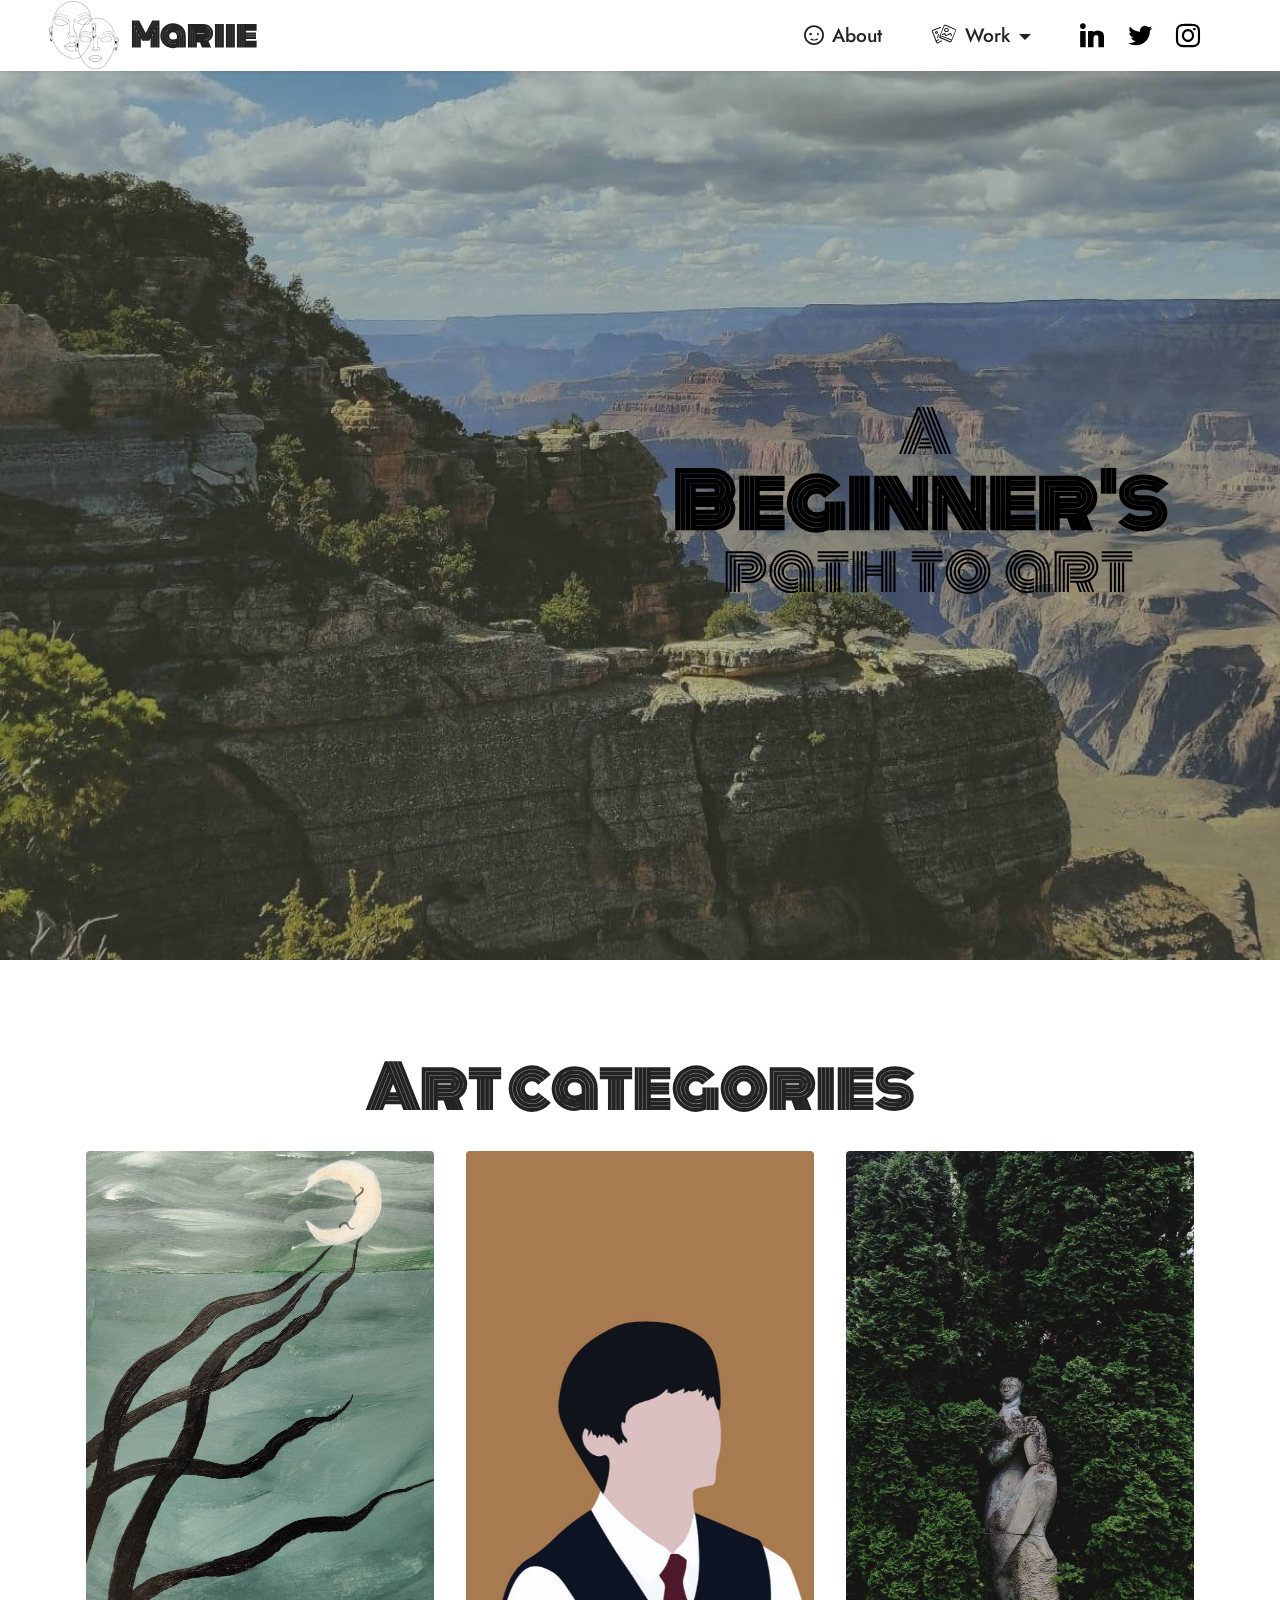
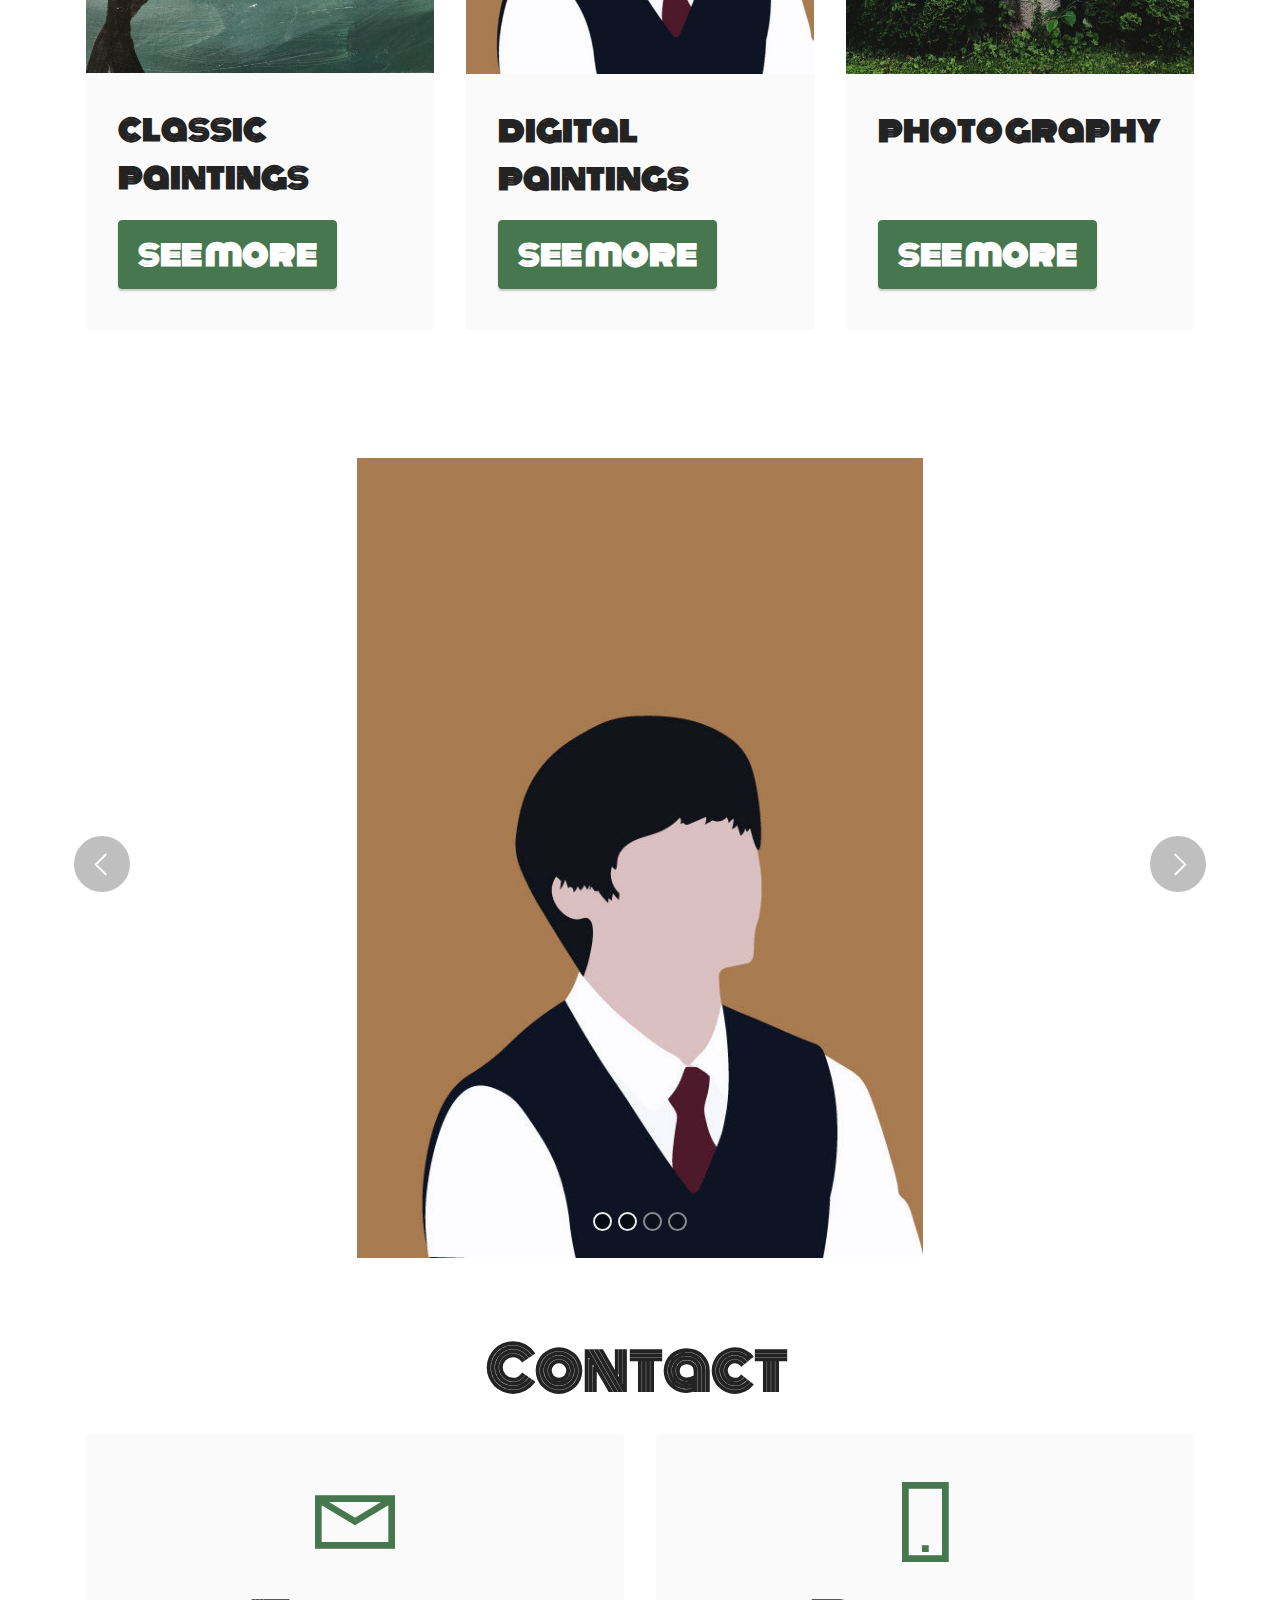
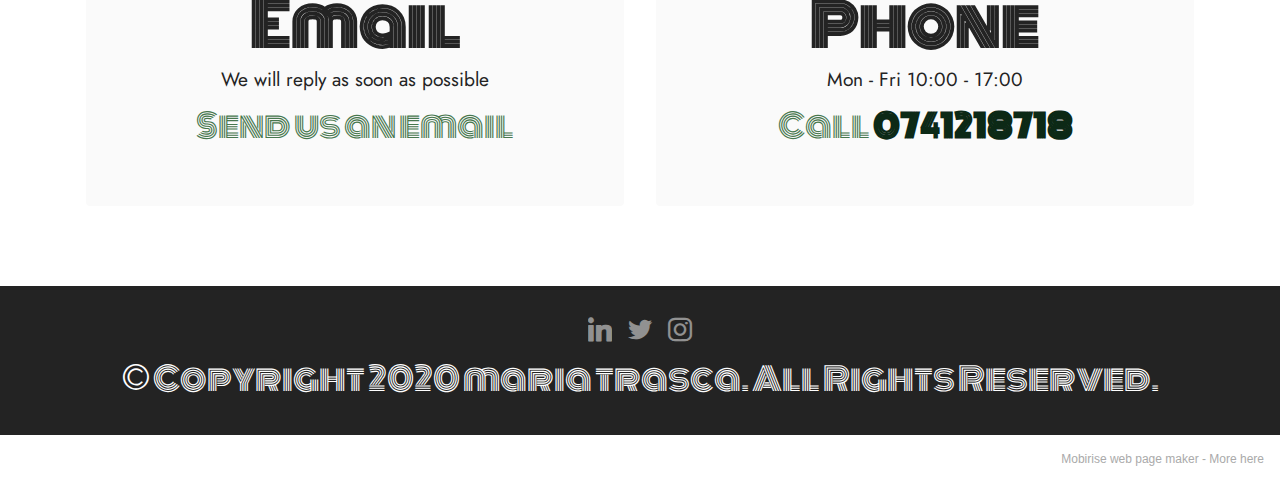
<file: index.html>
<!DOCTYPE html>
<html  >
<head>
  <!-- Site made with Mobirise Website Builder v5.2.0, https://mobirise.com -->
  <meta charset="UTF-8">
  <meta http-equiv="X-UA-Compatible" content="IE=edge">
  <meta name="generator" content="Mobirise v5.2.0, mobirise.com">
  <meta name="twitter:card" content="summary_large_image"/>
  <meta name="twitter:image:src" content="assets/images/index-meta.jpeg">
  <meta property="og:image" content="assets/images/index-meta.jpeg">
  <meta name="twitter:title" content="Home">
  <meta name="viewport" content="width=device-width, initial-scale=1, minimum-scale=1">
  <link rel="shortcut icon" href="assets/images/faces-2.jpeg" type="image/x-icon">
  <meta name="description" content="Home Page of the Website">
  
  
  <title>Home</title>
  <link rel="stylesheet" href="assets/web/assets/mobirise-icons2/mobirise2.css">
  <link rel="stylesheet" href="assets/web/assets/mobirise-icons/mobirise-icons.css">
  <link rel="stylesheet" href="assets/tether/tether.min.css">
  <link rel="stylesheet" href="assets/bootstrap/css/bootstrap.min.css">
  <link rel="stylesheet" href="assets/bootstrap/css/bootstrap-grid.min.css">
  <link rel="stylesheet" href="assets/bootstrap/css/bootstrap-reboot.min.css">
  <link rel="stylesheet" href="assets/dropdown/css/style.css">
  <link rel="stylesheet" href="assets/socicon/css/styles.css">
  <link rel="stylesheet" href="assets/theme/css/style.css">
  <link rel="preload" as="style" href="assets/mobirise/css/mbr-additional.css"><link rel="stylesheet" href="assets/mobirise/css/mbr-additional.css" type="text/css">
  
  
  
  
</head>
<body>
  
  <section class="menu menu3 cid-sj8vuNzOh2" once="menu" id="menu3-0">
    
    <nav class="navbar navbar-dropdown navbar-fixed-top navbar-expand-lg">
        <div class="container-fluid">
            <div class="navbar-brand">
                <span class="navbar-logo">
                    <a href="index.html">
                        <img src="assets/images/faces-2.jpeg" alt="Mariie" style="height: 4.2rem;">
                    </a>
                </span>
                <span class="navbar-caption-wrap"><a class="navbar-caption text-black display-7" href="index.html">Mariie</a></span>
            </div>
            <button class="navbar-toggler" type="button" data-toggle="collapse" data-target="#navbarSupportedContent" aria-controls="navbarNavAltMarkup" aria-expanded="false" aria-label="Toggle navigation">
                <div class="hamburger">
                    <span></span>
                    <span></span>
                    <span></span>
                    <span></span>
                </div>
            </button>
            <div class="collapse navbar-collapse" id="navbarSupportedContent">
                <ul class="navbar-nav nav-dropdown nav-right" data-app-modern-menu="true"><li class="nav-item"><a class="nav-link link text-black text-primary display-4" href="about.html"><span class="mobi-mbri mobi-mbri-smile-face mbr-iconfont mbr-iconfont-btn" style="font-size: 20px;"></span>
                            About</a></li>
                    <li class="nav-item dropdown"><a class="nav-link link text-black dropdown-toggle display-4" href="#" data-toggle="dropdown-submenu" aria-expanded="false"><span class="mbri-image-gallery mbr-iconfont mbr-iconfont-btn" style="font-size: 25px;"></span>Work</a><div class="dropdown-menu"><a class="text-black dropdown-item text-primary display-4" href="classicpaintings.html" aria-expanded="false">Classic paintings</a><a class="text-black dropdown-item text-primary display-4" href="digitalpaintings.html" aria-expanded="false">Digital paintings</a><a class="text-black dropdown-item text-primary display-4" href="photography.html" aria-expanded="false">Photography</a></div></li></ul>
                <div class="icons-menu">
                    <a class="iconfont-wrapper" href="https://www.linkedin.com/in/maria-trasca-8ab7b3196/" target="_blank">
                        <span class="p-2 mbr-iconfont socicon-linkedin socicon"></span>
                    </a>
                    <a class="iconfont-wrapper" href="https://twitter.com/MariieTls" target="_blank">
                        <span class="p-2 mbr-iconfont socicon-twitter socicon"></span>
                    </a>
                    <a class="iconfont-wrapper" href="https://www.instagram.com/mariietls" target="_blank">
                        <span class="p-2 mbr-iconfont socicon-instagram socicon"></span>
                    </a>
                    
                </div>
                
            </div>
        </div>
    </nav>
</section>

<section class="header3 cid-sj8ZHx93wx mbr-fullscreen" id="header3-2">

    

    <div class="mbr-overlay" style="opacity: 0.2; background-color: rgb(77, 98, 70);"></div>

    <div class="align-center container">
        <div class="row justify-content-end">
            <div class="col-12 col-lg-6">
                <h1 class="mbr-section-title mbr-fonts-style mb-3 display-2">A<strong> <br><span style="font-size: 73.6px;"><b>Beginner's</b>&nbsp;<br></span>&nbsp;</strong>path&nbsp; to&nbsp; art</h1>
                
                
                
            </div>
        </div>
    </div>
</section>

<section class="features3 cid-sj8ZJM97yt" id="features3-3">
    
    
    <div class="container">
        <div class="mbr-section-head">
            <h4 class="mbr-section-title mbr-fonts-style align-center mb-0 display-2"><strong>Art categories</strong></h4>
            
        </div>
        <div class="row mt-4">
            <div class="item features-image сol-12 col-md-6 col-lg-4">
                <div class="item-wrapper">
                    <div class="item-img">
                        <img src="assets/images/131424577-437413360724620-984953625462263764-n-696x1008.jpeg" alt="photography">
                    </div>
                    <div class="item-content">
                        <h5 class="item-title mbr-fonts-style display-7"><strong>classic paintings</strong></h5>
                        
                        
                    </div>
                    <div class="mbr-section-btn item-footer mt-2"><a href="classicpaintings.html" class="btn btn-primary item-btn display-7" target="_blank">see more</a></div>
                </div>
            </div>
            <div class="item features-image сol-12 col-md-6 col-lg-4">
                <div class="item-wrapper">
                    <div class="item-img">
                        <img src="assets/images/tae-9-595x842.jpeg" alt="digital painting">
                    </div>
                    <div class="item-content">
                        <h5 class="item-title mbr-fonts-style display-7"><strong>digital paintings</strong></h5>
                        
                        
                    </div>
                    <div class="mbr-section-btn item-footer mt-2"><a href="digitalpaintings.html" class="btn btn-primary item-btn display-7" target="_blank">see more</a></div>
                </div>
            </div>
            <div class="item features-image сol-12 col-md-6 col-lg-4">
                <div class="item-wrapper">
                    <div class="item-img">
                        <img src="assets/images/131540741-3333418803430784-8308641438718964515-n-1-696x928.jpeg" alt="photography">
                    </div>
                    <div class="item-content">
                        <h5 class="item-title mbr-fonts-style display-7"><strong>photography</strong></h5>
                        
                        
                    </div>
                    <div class="mbr-section-btn item-footer mt-2"><a href="photography.html" class="btn btn-primary item-btn display-7" target="_blank">see more</a></div>
                </div>
            </div>
        </div>
    </div>
</section>

<section class="slider2 cid-sjeUXSmSog" id="slider2-n">
    

    
    <div class="container-fluid">
        <div class="row justify-content-center">
            <div class="col-12 col-md-10 col-lg-12">
                <div class="carousel slide" id="sjmNxABkiF" data-interval="5000">
                    
                    <ol class="carousel-indicators">
                        <li data-slide-to="0" class="active" data-target="#sjmNxABkiF"></li><li data-slide-to="1" class="active" data-target="#sjmNxABkiF"></li>
                        <li data-slide-to="2" data-target="#sjmNxABkiF"></li><li data-slide-to="3" data-target="#sjmNxABkiF"></li>
                        
                    </ol>
                    <div class="carousel-inner">
                        <div class="carousel-item slider-image item active">
                            <div class="item-wrapper">
                                <img class="d-block w-100" src="assets/images/tae-595x842.jpg">
                                
                            </div>
                        </div>
                        <div class="carousel-item slider-image item">
                            <div class="item-wrapper">
                                <img class="d-block w-100" src="assets/images/131424577-437413360724620-984953625462263764-n-1147x1661.jpg">
                                
                            </div>
                        </div><div class="carousel-item slider-image item">
                            <div class="item-wrapper">
                                <img class="d-block w-100" src="assets/images/131540741-3333418803430784-8308641438718964515-n-1147x1529.jpg">
                                
                            </div>
                        </div><div class="carousel-item slider-image item">
                            <div class="item-wrapper">
                                <img class="d-block w-100" src="assets/images/cover-1147x217.jpg">
                                
                            </div>
                        </div>
                        
                    </div>
                    <a class="carousel-control carousel-control-prev" role="button" data-slide="prev" href="#sjmNxABkiF">
                        <span class="mobi-mbri mobi-mbri-arrow-prev" aria-hidden="true"></span>
                        <span class="sr-only">Previous</span>
                    </a>
                    <a class="carousel-control carousel-control-next" role="button" data-slide="next" href="#sjmNxABkiF">
                        <span class="mobi-mbri mobi-mbri-arrow-next" aria-hidden="true"></span>
                        <span class="sr-only">Next</span>
                    </a>
                </div>
            </div>
        </div>
    </div>
</section>

<section class="contacts1 cid-sjg7o7Qejk" id="contacts1-o">

    

    
    <div class="container">
        <div class="mbr-section-head">
            <h3 class="mbr-section-title mbr-fonts-style align-center mb-0 display-2">
                <strong>Contact&nbsp;</strong></h3>
            
        </div>
        <div class="row justify-content-center mt-4">
            <div class="card col-12 col-lg-6">
                <div class="card-wrapper">
                    <div class="card-box align-center">
                        <div class="image-wrapper">
                            <span class="mbr-iconfont mobi-mbri-letter mobi-mbri"></span>
                        </div>
                        <h4 class="card-title mbr-fonts-style mb-2 display-2">
                            <strong>Email</strong>
                        </h4>
                        <p class="mbr-text mbr-fonts-style mb-2 display-4">
                            We will reply as soon as possible</p>
                        <h5 class="link mbr-fonts-style display-7"><a href="mailto:mariatls2212@gmail.com" class="text-primary">Send us an
                                email</a>
                        </h5>
                    </div>
                </div>
            </div>
            <div class="card col-12 col-lg-6">
                <div class="card-wrapper">
                    <div class="card-box align-center">
                        <div class="image-wrapper">
                            <span class="mbr-iconfont mobi-mbri-mobile-2 mobi-mbri"></span>
                        </div>
                        <h4 class="card-title mbr-fonts-style align-center mb-2 display-2">
                            <strong>Phone</strong>
                        </h4>
                        <p class="mbr-text mbr-fonts-style mb-2 display-4">
                            Mon - Fri 10:00 - 17:00</p>
                        <h5 class="link mbr-black mbr-fonts-style display-7">
                            <a href="tel:+40741218718" class="text-primary">Call&nbsp;</a><strong>0741218718</strong></h5>
                    </div>
                </div>
            </div>
        </div>
    </div>
</section>

<section class="footer3 cid-sj9kKp8xzl" once="footers" id="footer3-5">

    

    

    <div class="container-fluid">
        <div class="media-container-row align-center mbr-white">
            
            <div class="row social-row">
                <div class="social-list align-right pb-2">
                    
                    
                    
                    
                    
                    
                <div class="soc-item">
                        <a href="https://www.linkedin.com/in/maria-trasca-8ab7b3196/" target="_blank">
                            <span class="mbr-iconfont mbr-iconfont-social socicon-linkedin socicon"></span>
                        </a>
                    </div><div class="soc-item">
                        <a href="https://twitter.com/MariieTls" target="_blank">
                            <span class="mbr-iconfont mbr-iconfont-social socicon-twitter socicon"></span>
                        </a>
                    </div><div class="soc-item">
                        <a href="https://instagram.com/mariietls" target="_blank">
                            <span class="mbr-iconfont mbr-iconfont-social socicon-instagram socicon"></span>
                        </a>
                    </div></div>
            </div>
            <div class="row row-copirayt">
                <p class="mbr-text mb-0 mbr-fonts-style mbr-white align-center display-7">
                    © Copyright 2020 maria trasca. All Rights Reserved.
                </p>
            </div>
        </div>
    </div>
</section><section style="background-color: #fff; font-family: -apple-system, BlinkMacSystemFont, 'Segoe UI', 'Roboto', 'Helvetica Neue', Arial, sans-serif; color:#aaa; font-size:12px; padding: 0; align-items: center; display: flex;"><a href="https://mobirise.site/n" style="flex: 1 1; height: 3rem; padding-left: 1rem;"></a><p style="flex: 0 0 auto; margin:0; padding-right:1rem;">Mobirise web page maker - <a href="https://mobirise.site/o" style="color:#aaa;">More here</a></p></section><script src="assets/web/assets/jquery/jquery.min.js"></script>  <script src="assets/popper/popper.min.js"></script>  <script src="assets/tether/tether.min.js"></script>  <script src="assets/bootstrap/js/bootstrap.min.js"></script>  <script src="assets/smoothscroll/smooth-scroll.js"></script>  <script src="assets/dropdown/js/nav-dropdown.js"></script>  <script src="assets/dropdown/js/navbar-dropdown.js"></script>  <script src="assets/touchswipe/jquery.touch-swipe.min.js"></script>  <script src="assets/theme/js/script.js"></script>  
  
  
</body>
</html>
</file>
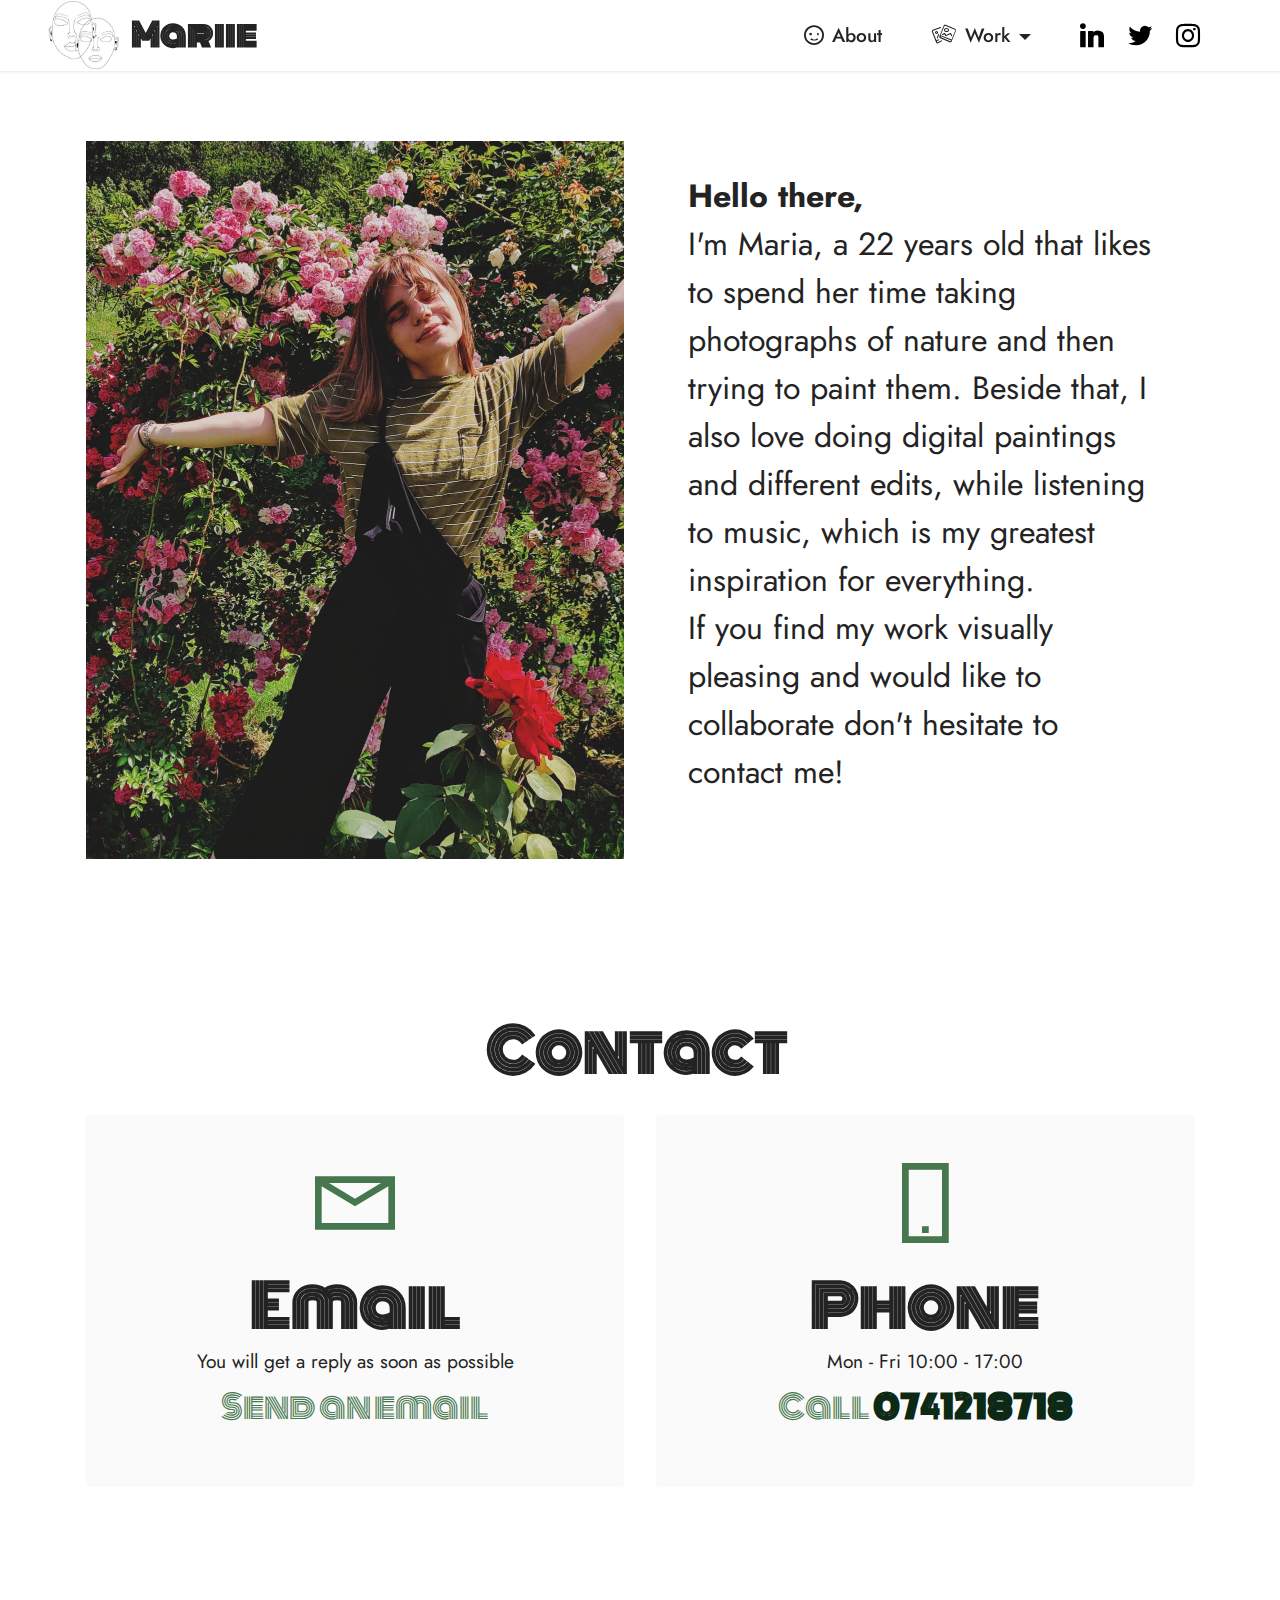
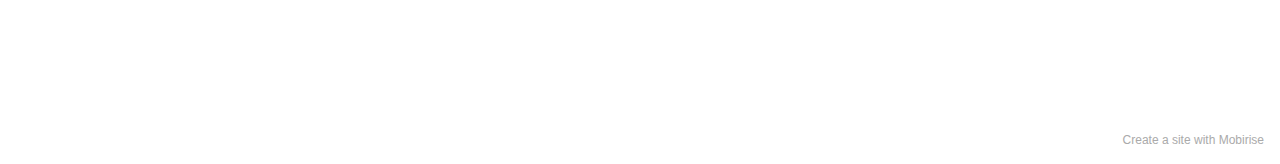
<file: about.html>
<!DOCTYPE html>
<html  >
<head>
  <!-- Site made with Mobirise Website Builder v5.2.0, https://mobirise.com -->
  <meta charset="UTF-8">
  <meta http-equiv="X-UA-Compatible" content="IE=edge">
  <meta name="generator" content="Mobirise v5.2.0, mobirise.com">
  <meta name="viewport" content="width=device-width, initial-scale=1, minimum-scale=1">
  <link rel="shortcut icon" href="assets/images/faces-2.jpeg" type="image/x-icon">
  <meta name="description" content="">
  
  
  <title>About</title>
  <link rel="stylesheet" href="assets/web/assets/mobirise-icons2/mobirise2.css">
  <link rel="stylesheet" href="assets/web/assets/mobirise-icons/mobirise-icons.css">
  <link rel="stylesheet" href="assets/tether/tether.min.css">
  <link rel="stylesheet" href="assets/bootstrap/css/bootstrap.min.css">
  <link rel="stylesheet" href="assets/bootstrap/css/bootstrap-grid.min.css">
  <link rel="stylesheet" href="assets/bootstrap/css/bootstrap-reboot.min.css">
  <link rel="stylesheet" href="assets/dropdown/css/style.css">
  <link rel="stylesheet" href="assets/socicon/css/styles.css">
  <link rel="stylesheet" href="assets/theme/css/style.css">
  <link rel="preload" as="style" href="assets/mobirise/css/mbr-additional.css"><link rel="stylesheet" href="assets/mobirise/css/mbr-additional.css" type="text/css">
  
  
  
  
</head>
<body>
  
  <section class="menu menu3 cid-sj8vuNzOh2" once="menu" id="menu3-i">
    
    <nav class="navbar navbar-dropdown navbar-fixed-top navbar-expand-lg">
        <div class="container-fluid">
            <div class="navbar-brand">
                <span class="navbar-logo">
                    <a href="index.html">
                        <img src="assets/images/faces-2.jpeg" alt="Mariie" style="height: 4.2rem;">
                    </a>
                </span>
                <span class="navbar-caption-wrap"><a class="navbar-caption text-black display-7" href="index.html">Mariie</a></span>
            </div>
            <button class="navbar-toggler" type="button" data-toggle="collapse" data-target="#navbarSupportedContent" aria-controls="navbarNavAltMarkup" aria-expanded="false" aria-label="Toggle navigation">
                <div class="hamburger">
                    <span></span>
                    <span></span>
                    <span></span>
                    <span></span>
                </div>
            </button>
            <div class="collapse navbar-collapse" id="navbarSupportedContent">
                <ul class="navbar-nav nav-dropdown nav-right" data-app-modern-menu="true"><li class="nav-item"><a class="nav-link link text-black text-primary display-4" href="about.html"><span class="mobi-mbri mobi-mbri-smile-face mbr-iconfont mbr-iconfont-btn" style="font-size: 20px;"></span>
                            About</a></li>
                    <li class="nav-item dropdown"><a class="nav-link link text-black dropdown-toggle display-4" href="#" data-toggle="dropdown-submenu" aria-expanded="false"><span class="mbri-image-gallery mbr-iconfont mbr-iconfont-btn" style="font-size: 25px;"></span>Work</a><div class="dropdown-menu"><a class="text-black dropdown-item text-primary display-4" href="classicpaintings.html" aria-expanded="false">Classic paintings</a><a class="text-black dropdown-item text-primary display-4" href="digitalpaintings.html" aria-expanded="false">Digital paintings</a><a class="text-black dropdown-item text-primary display-4" href="photography.html" aria-expanded="false">Photography</a></div></li></ul>
                <div class="icons-menu">
                    <a class="iconfont-wrapper" href="https://www.linkedin.com/in/maria-trasca-8ab7b3196/" target="_blank">
                        <span class="p-2 mbr-iconfont socicon-linkedin socicon"></span>
                    </a>
                    <a class="iconfont-wrapper" href="https://twitter.com/MariieTls" target="_blank">
                        <span class="p-2 mbr-iconfont socicon-twitter socicon"></span>
                    </a>
                    <a class="iconfont-wrapper" href="https://www.instagram.com/mariietls" target="_blank">
                        <span class="p-2 mbr-iconfont socicon-instagram socicon"></span>
                    </a>
                    
                </div>
                
            </div>
        </div>
    </nav>
</section>

<section class="testimonials1 cid-sjlpI7ntNN" id="testimonials1-p">
    

    
    <div class="container">
        
        <div class="row align-items-center">
            <div class="col-12 col-md-6">
                <div class="image-wrapper">
                    <img src="assets/images/131462207-793221607899157-4846409956467636041-n-1076x1435.jpg" alt="Mobirise">
                </div>
            </div>
            <div class="col-12 col-md">
                <div class="text-wrapper">
                    <p class="mbr-text mbr-fonts-style mb-4 display-5"><strong>Hello there,&nbsp;</strong><br>I'm Maria, a 22 years old that likes to spend her time taking photographs of nature and then trying to paint them. Beside that, I also love doing digital paintings and different edits, while listening to music, which is my greatest inspiration for everything.&nbsp;<br>If you find my work visually pleasing and would like to collaborate don't hesitate to contact me!&nbsp;&nbsp;</p>
                    
                    
                </div>
            </div>
        </div>
    </div>
</section>

<section class="contacts1 cid-sjlr4HzaLs" id="contacts1-q">

    

    
    <div class="container">
        <div class="mbr-section-head">
            <h3 class="mbr-section-title mbr-fonts-style align-center mb-0 display-2">
                <strong>Contact&nbsp;</strong></h3>
            
        </div>
        <div class="row justify-content-center mt-4">
            <div class="card col-12 col-lg-6">
                <div class="card-wrapper">
                    <div class="card-box align-center">
                        <div class="image-wrapper">
                            <span class="mbr-iconfont mobi-mbri-letter mobi-mbri"></span>
                        </div>
                        <h4 class="card-title mbr-fonts-style mb-2 display-2">
                            <strong>Email</strong>
                        </h4>
                        <p class="mbr-text mbr-fonts-style mb-2 display-4">
                            You will get a reply as soon as possible</p>
                        <h5 class="link mbr-fonts-style display-7"><a href="mailto:mariatls2212@gmail.com" class="text-primary">Send an
                                email</a>
                        </h5>
                    </div>
                </div>
            </div>
            <div class="card col-12 col-lg-6">
                <div class="card-wrapper">
                    <div class="card-box align-center">
                        <div class="image-wrapper">
                            <span class="mbr-iconfont mobi-mbri-mobile-2 mobi-mbri"></span>
                        </div>
                        <h4 class="card-title mbr-fonts-style align-center mb-2 display-2">
                            <strong>Phone</strong>
                        </h4>
                        <p class="mbr-text mbr-fonts-style mb-2 display-4">
                            Mon - Fri 10:00 - 17:00</p>
                        <h5 class="link mbr-black mbr-fonts-style display-7">
                            <a href="tel:+40741218718" class="text-primary">Call&nbsp;</a><strong>0741218718</strong></h5>
                    </div>
                </div>
            </div>
        </div>
    </div>
</section>

<section class="footer3 cid-sj9kKp8xzl mbr-reveal" once="footers" id="footer3-j">

    

    

    <div class="container">
        <div class="media-container-row align-center mbr-white">
            
            <div class="row social-row">
                <div class="social-list align-right pb-2">
                    
                    
                    
                    
                    
                    
                <div class="soc-item">
                        <a href="https://www.linkedin.com/in/maria-trasca-8ab7b3196/" target="_blank">
                       
                            <span class="mbr-iconfont mbr-iconfont-social socicon-linkedin socicon"></span>
                        </a>
                    </div><div class="soc-item">
                        <a href="https://twitter.com/MariieTls" target="_blank">
                            <span class="mbr-iconfont mbr-iconfont-social socicon-twitter socicon"></span>
                        </a>
                    </div><div class="soc-item">
                        <a href="https://instagram.com/mariietls" target="_blank">
                            <span class="mbr-iconfont mbr-iconfont-social socicon-instagram socicon"></span>
                        </a>
                    </div></div>
            </div>
            <div class="row row-copirayt">
                <p class="mbr-text mb-0 mbr-fonts-style mbr-white align-center display-7">
                    © Copyright 2020 maria trasca. All Rights Reserved.
                </p>
            </div>
        </div>
    </div>
</section><section style="background-color: #fff; font-family: -apple-system, BlinkMacSystemFont, 'Segoe UI', 'Roboto', 'Helvetica Neue', Arial, sans-serif; color:#aaa; font-size:12px; padding: 0; align-items: center; display: flex;"><a href="https://mobirise.site/t" style="flex: 1 1; height: 3rem; padding-left: 1rem;"></a><p style="flex: 0 0 auto; margin:0; padding-right:1rem;">Create a site with <a href="https://mobirise.site/z" style="color:#aaa;">Mobirise</a></p></section><script src="assets/web/assets/jquery/jquery.min.js"></script>  <script src="assets/popper/popper.min.js"></script>  <script src="assets/tether/tether.min.js"></script>  <script src="assets/bootstrap/js/bootstrap.min.js"></script>  <script src="assets/smoothscroll/smooth-scroll.js"></script>  <script src="assets/dropdown/js/nav-dropdown.js"></script>  <script src="assets/dropdown/js/navbar-dropdown.js"></script>  <script src="assets/touchswipe/jquery.touch-swipe.min.js"></script>  <script src="assets/theme/js/script.js"></script>  
  
  
</body>
</html>
</file>
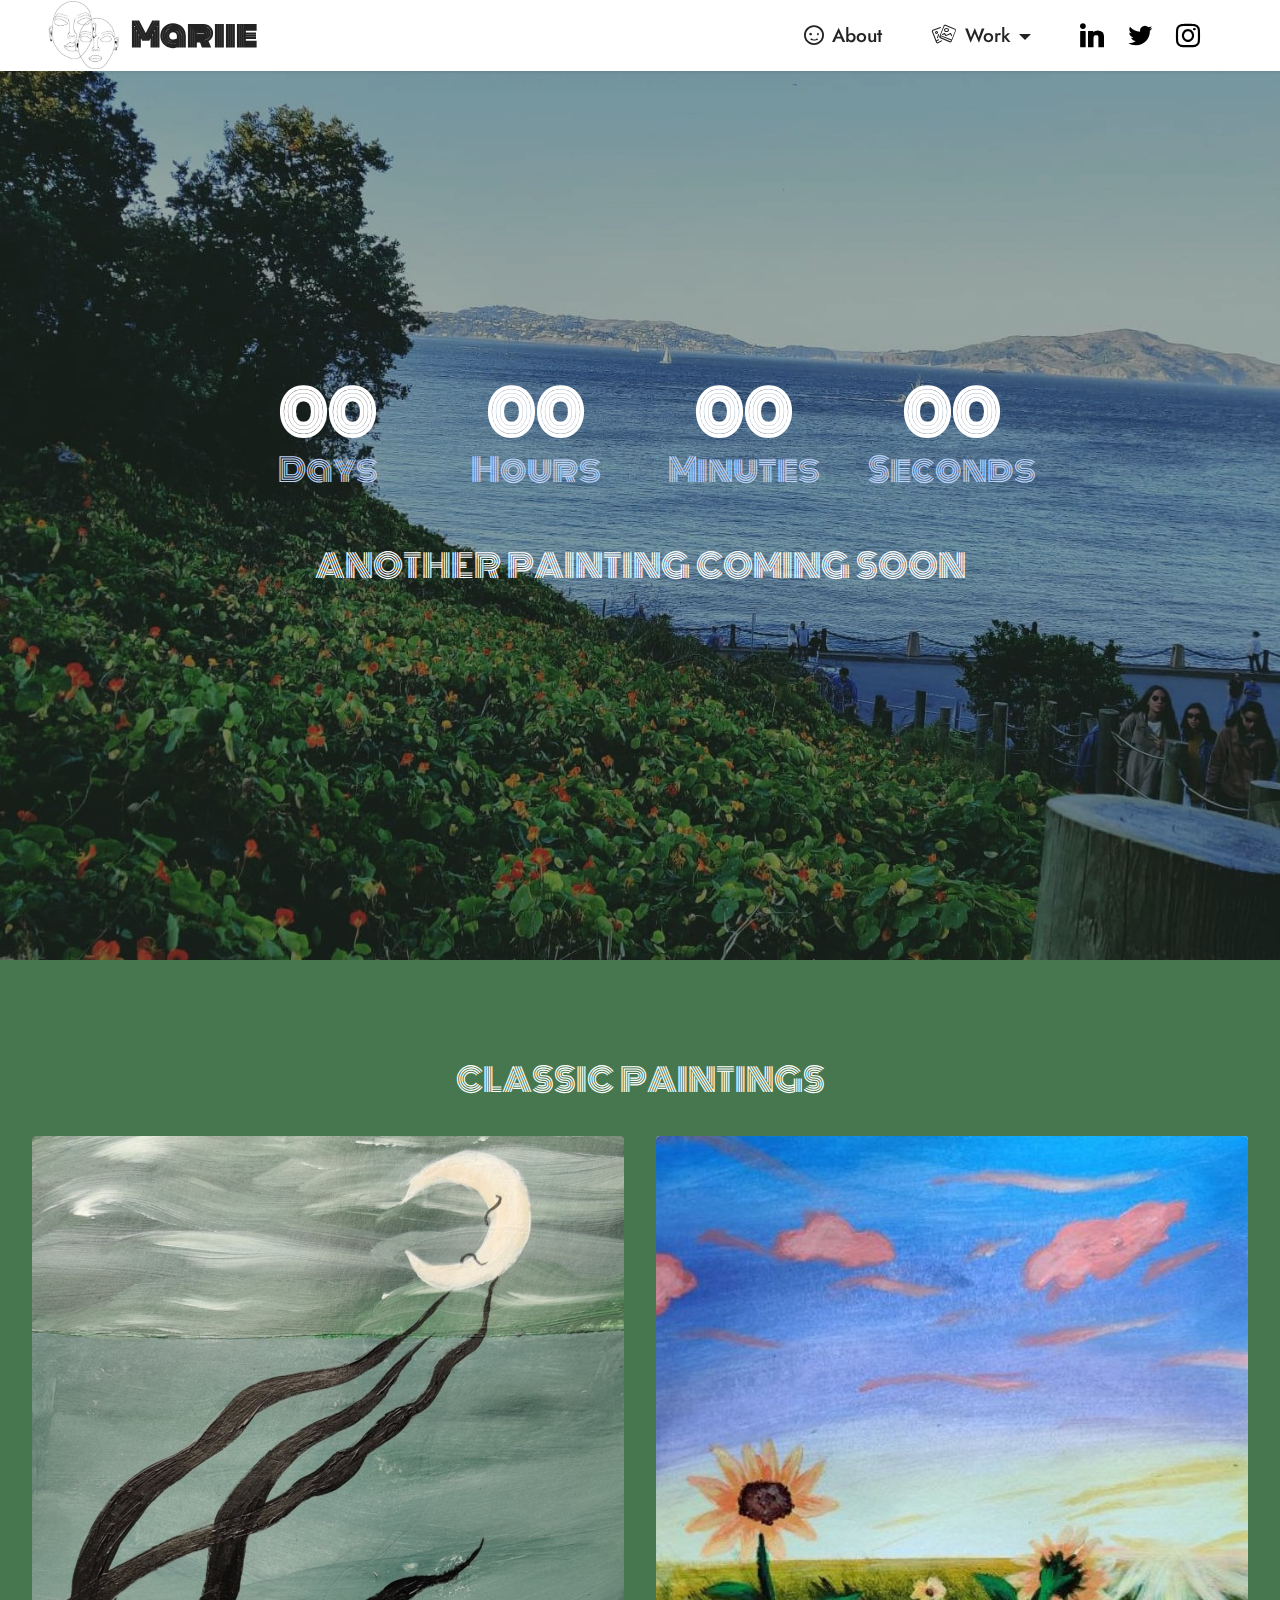
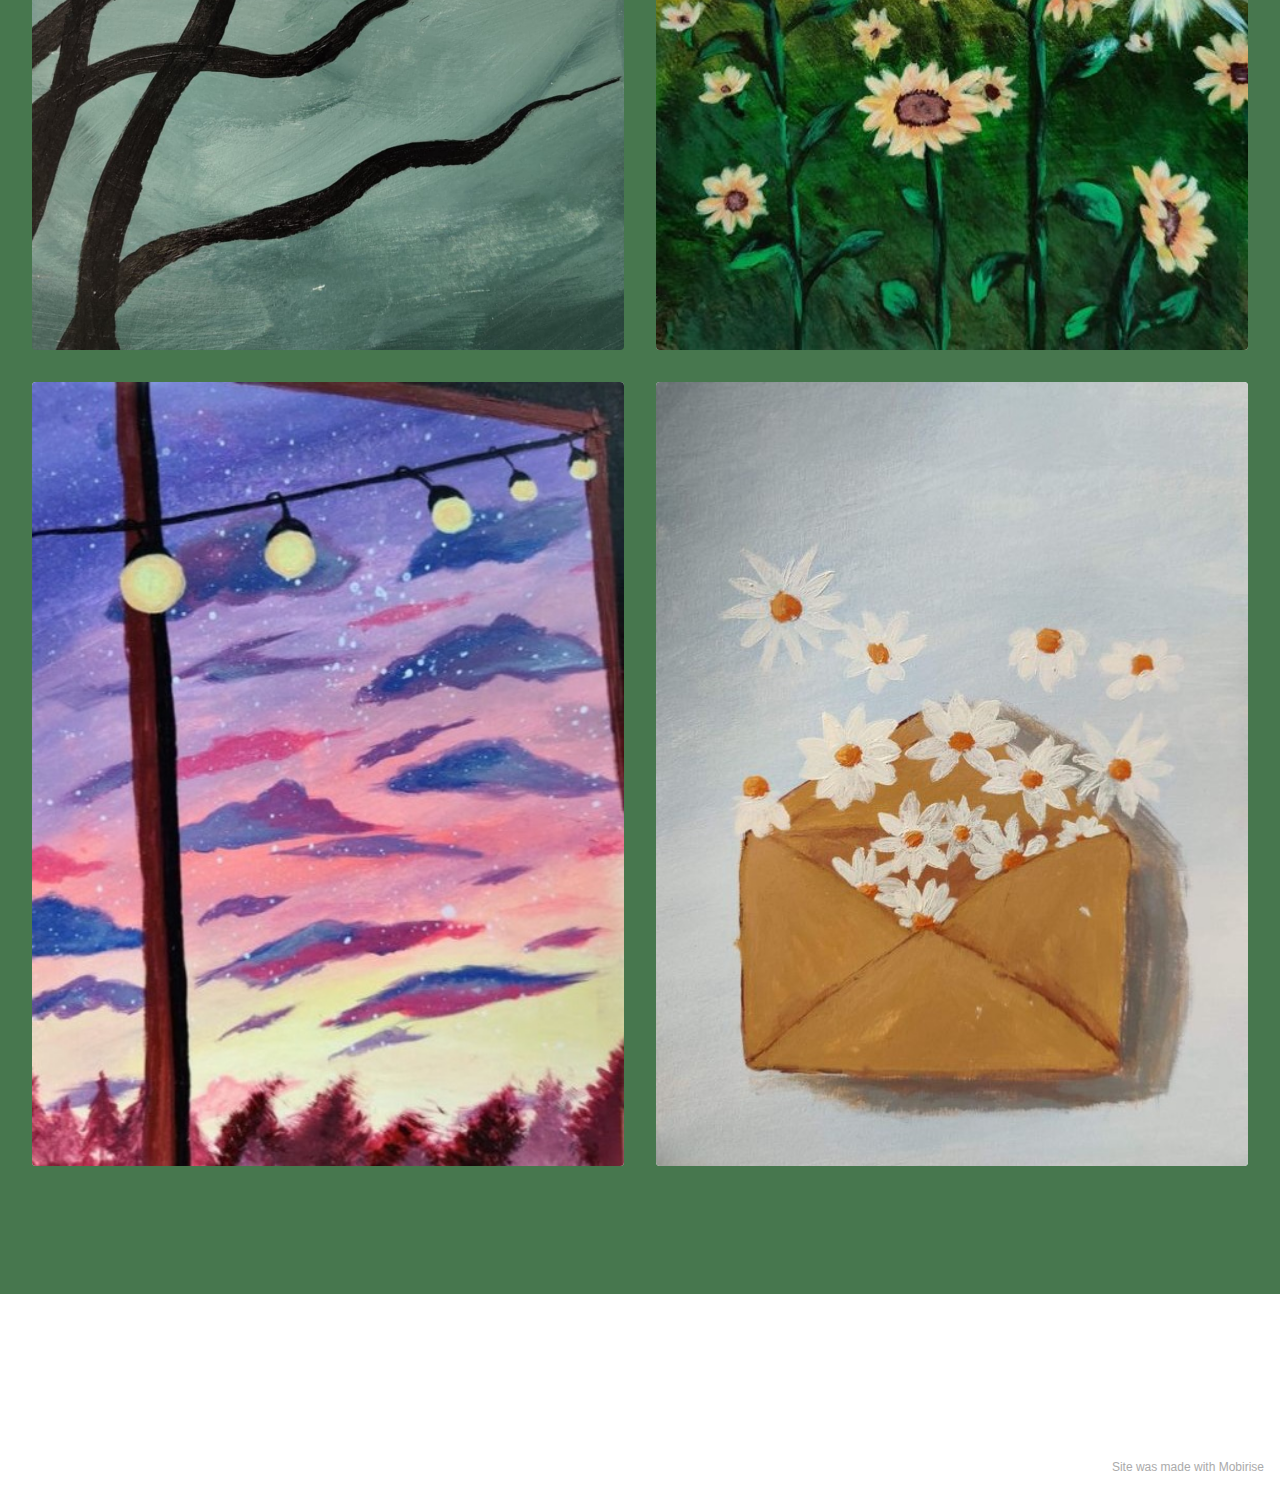
<file: classicpaintings.html>
<!DOCTYPE html>
<html  >
<head>
  <!-- Site made with Mobirise Website Builder v5.2.0, https://mobirise.com -->
  <meta charset="UTF-8">
  <meta http-equiv="X-UA-Compatible" content="IE=edge">
  <meta name="generator" content="Mobirise v5.2.0, mobirise.com">
  <meta name="viewport" content="width=device-width, initial-scale=1, minimum-scale=1">
  <link rel="shortcut icon" href="assets/images/faces-2.jpeg" type="image/x-icon">
  <meta name="description" content="">
  
  
  <title>Classic Paintings</title>
  <link rel="stylesheet" href="assets/web/assets/mobirise-icons2/mobirise2.css">
  <link rel="stylesheet" href="assets/web/assets/mobirise-icons/mobirise-icons.css">
  <link rel="stylesheet" href="assets/tether/tether.min.css">
  <link rel="stylesheet" href="assets/bootstrap/css/bootstrap.min.css">
  <link rel="stylesheet" href="assets/bootstrap/css/bootstrap-grid.min.css">
  <link rel="stylesheet" href="assets/bootstrap/css/bootstrap-reboot.min.css">
  <link rel="stylesheet" href="assets/dropdown/css/style.css">
  <link rel="stylesheet" href="assets/socicon/css/styles.css">
  <link rel="stylesheet" href="assets/theme/css/style.css">
  <link rel="preload" as="style" href="assets/mobirise/css/mbr-additional.css"><link rel="stylesheet" href="assets/mobirise/css/mbr-additional.css" type="text/css">
  
  
  
  
</head>
<body>
  
  <section class="menu menu3 cid-sj8vuNzOh2" once="menu" id="menu3-6">
    
    <nav class="navbar navbar-dropdown navbar-fixed-top navbar-expand-lg">
        <div class="container-fluid">
            <div class="navbar-brand">
                <span class="navbar-logo">
                    <a href="index.html">
                        <img src="assets/images/faces-2.jpeg" alt="Mariie" style="height: 4.2rem;">
                    </a>
                </span>
                <span class="navbar-caption-wrap"><a class="navbar-caption text-black display-7" href="index.html">Mariie</a></span>
            </div>
            <button class="navbar-toggler" type="button" data-toggle="collapse" data-target="#navbarSupportedContent" aria-controls="navbarNavAltMarkup" aria-expanded="false" aria-label="Toggle navigation">
                <div class="hamburger">
                    <span></span>
                    <span></span>
                    <span></span>
                    <span></span>
                </div>
            </button>
            <div class="collapse navbar-collapse" id="navbarSupportedContent">
                <ul class="navbar-nav nav-dropdown nav-right" data-app-modern-menu="true"><li class="nav-item"><a class="nav-link link text-black text-primary display-4" href="about.html"><span class="mobi-mbri mobi-mbri-smile-face mbr-iconfont mbr-iconfont-btn" style="font-size: 20px;"></span>
                            About</a></li>
                    <li class="nav-item dropdown"><a class="nav-link link text-black dropdown-toggle display-4" href="#" data-toggle="dropdown-submenu" aria-expanded="false"><span class="mbri-image-gallery mbr-iconfont mbr-iconfont-btn" style="font-size: 25px;"></span>Work</a><div class="dropdown-menu"><a class="text-black dropdown-item text-primary display-4" href="classicpaintings.html" aria-expanded="false">Classic paintings</a><a class="text-black dropdown-item text-primary display-4" href="digitalpaintings.html" aria-expanded="false">Digital paintings</a><a class="text-black dropdown-item text-primary display-4" href="photography.html" aria-expanded="false">Photography</a></div></li></ul>
                <div class="icons-menu">
                    <a class="iconfont-wrapper" href="https://www.linkedin.com/in/maria-trasca-8ab7b3196/" target="_blank">
                        <span class="p-2 mbr-iconfont socicon-linkedin socicon"></span>
                    </a>
                    <a class="iconfont-wrapper" href="https://twitter.com/MariieTls" target="_blank">
                        <span class="p-2 mbr-iconfont socicon-twitter socicon"></span>
                    </a>
                    <a class="iconfont-wrapper" href="https://www.instagram.com/mariietls" target="_blank">
                        <span class="p-2 mbr-iconfont socicon-instagram socicon"></span>
                    </a>
                    
                </div>
                
            </div>
        </div>
    </nav>
</section>

<section class="countdown4 cid-sj9rC8M1x9 mbr-fullscreen" id="countdown4-h">
    
    <div class="mbr-overlay" style="opacity: 0.3; background-color: rgb(12, 41, 22);">
    </div>
    <div class="container-fluid">
        <div class="row justify-content-center">
            <div class="col-lg-8">
                
                
                <div class="countdown-cont align-center mb-5">
                    <div class="daysCountdown col-xs-3 col-sm-3 col-md-3" title="Days"></div>
                    <div class="hoursCountdown col-xs-3 col-sm-3 col-md-3" title="Hours"></div>
                    <div class="minutesCountdown col-xs-3 col-sm-3 col-md-3" title="Minutes"></div>
                    <div class="secondsCountdown col-xs-3 col-sm-3 col-md-3" title="Seconds"></div>
                    <div class="countdown" data-due-date="2021/01/01"></div>
                </div>
                <p class="mbr-text mb-5 align-center mbr-fonts-style display-7">
                    ANOTHER&nbsp; PAINTING&nbsp; COMING&nbsp; SOON</p>
                
                
            </div>
        </div>
    </div>
</section>

<section class="gallery2 cid-sj9rlL4QeH" id="gallery2-g">
    
    
    <div class="container-fluid">
        <div class="mbr-section-head">
            <h4 class="mbr-section-title mbr-fonts-style align-center mb-0 display-7">CLASSIC&nbsp; PAINTINGS<br></h4>
            
        </div>
        <div class="row mt-4">
            <div class="item features-image сol-12 col-md-6 col-lg-6">
                <div class="item-wrapper">
                    <div class="item-img">
                        <img src="assets/images/131424577-437413360724620-984953625462263764-n-6-1147x1661.jpeg" alt="">
                    </div>
                    
                    
                </div>
            </div><div class="item features-image сol-12 col-md-6 col-lg-6">
                <div class="item-wrapper">
                    <div class="item-img">
                        <img src="assets/images/08ae0460e996f434b8d9b6c2756eaf54-564x752.jpeg" alt="">
                    </div>
                    
                    
                </div>
            </div><div class="item features-image сol-12 col-md-6 col-lg-6">
                <div class="item-wrapper">
                    <div class="item-img">
                        <img src="assets/images/71eb433210b5dcf09fa9a1b329bf92da-8-483x644.jpeg" alt="">
                    </div>
                    
                    
                </div>
            </div><div class="item features-image сol-12 col-md-6 col-lg-6">
                <div class="item-wrapper">
                    <div class="item-img">
                        <img src="assets/images/e85f6320e527fa82eb760bbaac628fa9-564x754.jpeg" alt="">
                    </div>
                    
                    
                </div>
            </div>
            
            
            
        </div>
    </div>
</section>

<section class="footer3 cid-sj9kKp8xzl mbr-reveal" once="footers" id="footer3-7">

    

    

    <div class="container">
        <div class="media-container-row align-center mbr-white">
            
            <div class="row social-row">
                <div class="social-list align-right pb-2">
                    
                    
                    
                    
                    
                    
                <div class="soc-item">
                        <a href="https://www.linkedin.com/in/maria-trasca-8ab7b3196/" target="_blank">
                            <span class="mbr-iconfont mbr-iconfont-social socicon-linkedin socicon"></span>
                        </a>
                    </div><div class="soc-item">
                        <a href="https://twitter.com/MariieTls" target="_blank">
                            <span class="mbr-iconfont mbr-iconfont-social socicon-twitter socicon"></span>
                        </a>
                    </div><div class="soc-item">
                        <a href="https://instagram.com/mariietls" target="_blank">
                            <span class="mbr-iconfont mbr-iconfont-social socicon-instagram socicon"></span>
                        </a>
                    </div></div>
            </div>
            <div class="row row-copirayt">
                <p class="mbr-text mb-0 mbr-fonts-style mbr-white align-center display-7">
                    © Copyright 2020 maria trasca. All Rights Reserved.
                </p>
            </div>
        </div>
    </div>
</section><section style="background-color: #fff; font-family: -apple-system, BlinkMacSystemFont, 'Segoe UI', 'Roboto', 'Helvetica Neue', Arial, sans-serif; color:#aaa; font-size:12px; padding: 0; align-items: center; display: flex;"><a href="https://mobirise.site/e" style="flex: 1 1; height: 3rem; padding-left: 1rem;"></a><p style="flex: 0 0 auto; margin:0; padding-right:1rem;">Site <a href="https://mobirise.site/f" style="color:#aaa;">was made</a> with Mobirise</p></section><script src="assets/web/assets/jquery/jquery.min.js"></script>  <script src="assets/popper/popper.min.js"></script>  <script src="assets/tether/tether.min.js"></script>  <script src="assets/bootstrap/js/bootstrap.min.js"></script>  <script src="assets/smoothscroll/smooth-scroll.js"></script>  <script src="assets/dropdown/js/nav-dropdown.js"></script>  <script src="assets/dropdown/js/navbar-dropdown.js"></script>  <script src="assets/touchswipe/jquery.touch-swipe.min.js"></script>  <script src="assets/countdown/jquery.countdown.min.js"></script>  <script src="assets/theme/js/script.js"></script>  
  
  
</body>
</html>
</file>
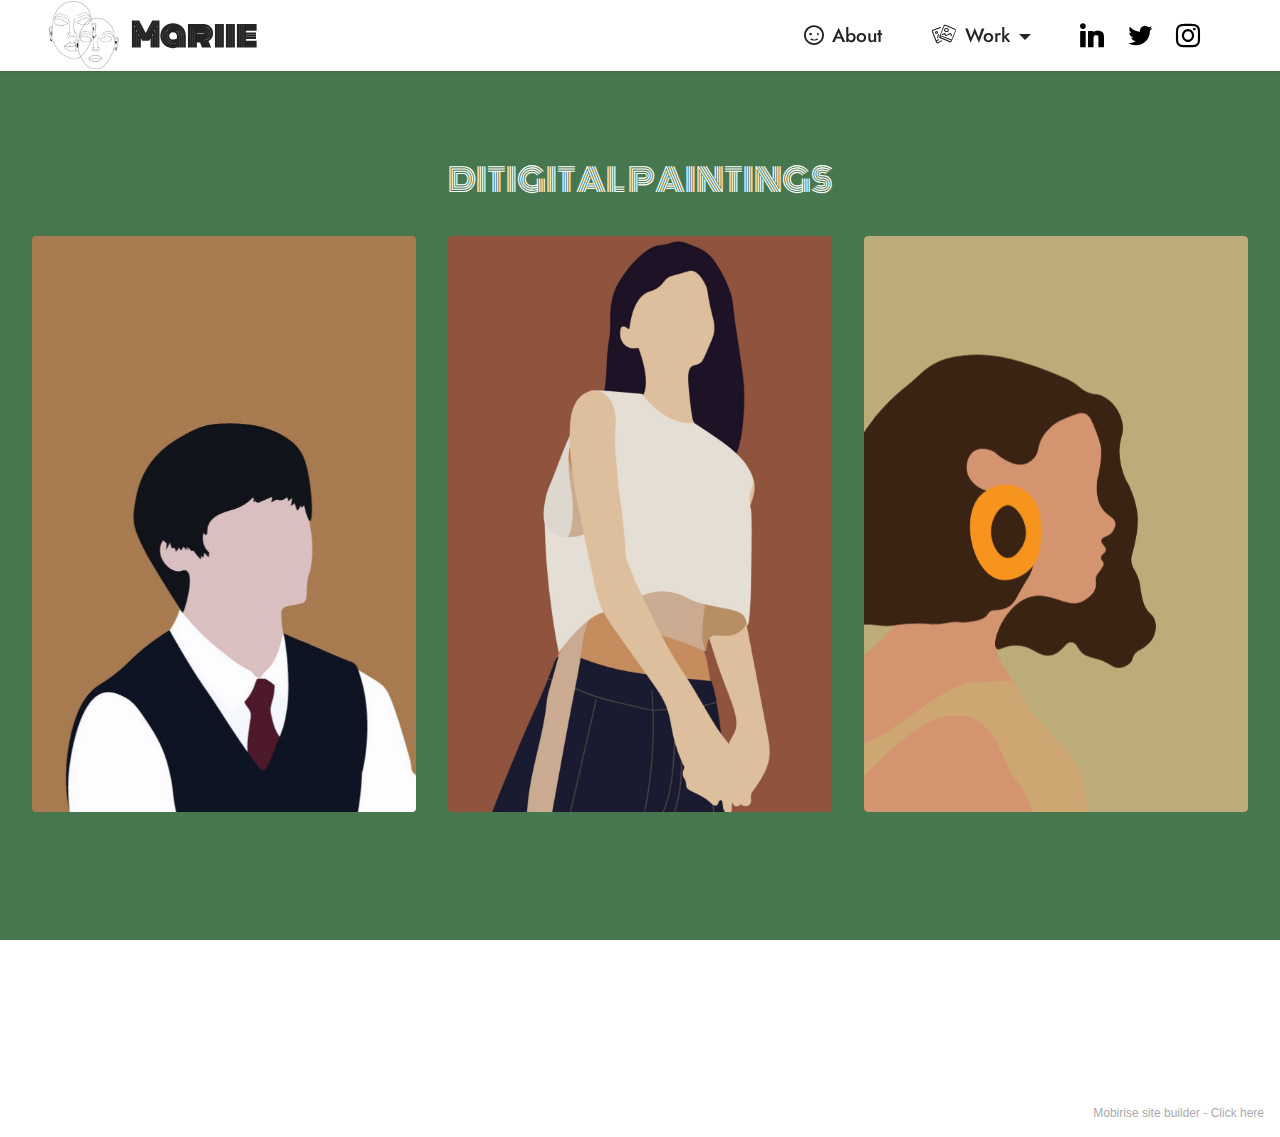
<file: digitalpaintings.html>
<!DOCTYPE html>
<html  >
<head>
  <!-- Site made with Mobirise Website Builder v5.2.0, https://mobirise.com -->
  <meta charset="UTF-8">
  <meta http-equiv="X-UA-Compatible" content="IE=edge">
  <meta name="generator" content="Mobirise v5.2.0, mobirise.com">
  <meta name="viewport" content="width=device-width, initial-scale=1, minimum-scale=1">
  <link rel="shortcut icon" href="assets/images/faces-2.jpeg" type="image/x-icon">
  <meta name="description" content="">
  
  
  <title>Digital Paintings</title>
  <link rel="stylesheet" href="assets/web/assets/mobirise-icons2/mobirise2.css">
  <link rel="stylesheet" href="assets/web/assets/mobirise-icons/mobirise-icons.css">
  <link rel="stylesheet" href="assets/tether/tether.min.css">
  <link rel="stylesheet" href="assets/bootstrap/css/bootstrap.min.css">
  <link rel="stylesheet" href="assets/bootstrap/css/bootstrap-grid.min.css">
  <link rel="stylesheet" href="assets/bootstrap/css/bootstrap-reboot.min.css">
  <link rel="stylesheet" href="assets/dropdown/css/style.css">
  <link rel="stylesheet" href="assets/socicon/css/styles.css">
  <link rel="stylesheet" href="assets/theme/css/style.css">
  <link rel="preload" as="style" href="assets/mobirise/css/mbr-additional.css"><link rel="stylesheet" href="assets/mobirise/css/mbr-additional.css" type="text/css">
  
  
  
  
</head>
<body>
  
  <section class="menu menu3 cid-sj8vuNzOh2" once="menu" id="menu3-8">
    
    <nav class="navbar navbar-dropdown navbar-fixed-top navbar-expand-lg">
        <div class="container-fluid">
            <div class="navbar-brand">
                <span class="navbar-logo">
                    <a href="index.html">
                        <img src="assets/images/faces-2.jpeg" alt="Mariie" style="height: 4.2rem;">
                    </a>
                </span>
                <span class="navbar-caption-wrap"><a class="navbar-caption text-black display-7" href="index.html">Mariie</a></span>
            </div>
            <button class="navbar-toggler" type="button" data-toggle="collapse" data-target="#navbarSupportedContent" aria-controls="navbarNavAltMarkup" aria-expanded="false" aria-label="Toggle navigation">
                <div class="hamburger">
                    <span></span>
                    <span></span>
                    <span></span>
                    <span></span>
                </div>
            </button>
            <div class="collapse navbar-collapse" id="navbarSupportedContent">
                <ul class="navbar-nav nav-dropdown nav-right" data-app-modern-menu="true"><li class="nav-item"><a class="nav-link link text-black text-primary display-4" href="about.html"><span class="mobi-mbri mobi-mbri-smile-face mbr-iconfont mbr-iconfont-btn" style="font-size: 20px;"></span>
                            About</a></li>
                    <li class="nav-item dropdown"><a class="nav-link link text-black dropdown-toggle display-4" href="#" data-toggle="dropdown-submenu" aria-expanded="false"><span class="mbri-image-gallery mbr-iconfont mbr-iconfont-btn" style="font-size: 25px;"></span>Work</a><div class="dropdown-menu"><a class="text-black dropdown-item text-primary display-4" href="classicpaintings.html" aria-expanded="false">Classic paintings</a><a class="text-black dropdown-item text-primary display-4" href="digitalpaintings.html" aria-expanded="false">Digital paintings</a><a class="text-black dropdown-item text-primary display-4" href="photography.html" aria-expanded="false">Photography</a></div></li></ul>
                <div class="icons-menu">
                    <a class="iconfont-wrapper" href="https://www.linkedin.com/in/maria-trasca-8ab7b3196/" target="_blank">
                        <span class="p-2 mbr-iconfont socicon-linkedin socicon"></span>
                    </a>
                    <a class="iconfont-wrapper" href="https://twitter.com/MariieTls" target="_blank">
                        <span class="p-2 mbr-iconfont socicon-twitter socicon"></span>
                    </a>
                    <a class="iconfont-wrapper" href="https://www.instagram.com/mariietls" target="_blank">
                        <span class="p-2 mbr-iconfont socicon-instagram socicon"></span>
                    </a>
                    
                </div>
                
            </div>
        </div>
    </nav>
</section>

<section class="gallery2 cid-sj9rh1Z1Kb" id="gallery2-f">
    
    
    <div class="container-fluid">
        <div class="mbr-section-head">
            <h4 class="mbr-section-title mbr-fonts-style align-center mb-0 display-7">DITIGITAL PAINTINGS</h4>
            
        </div>
        <div class="row mt-4">
            
            
            
            <div class="item features-image сol-12 col-md-6 col-lg-4">
                <div class="item-wrapper">
                    <div class="item-img">
                        <img src="assets/images/tae-8-595x842.jpeg" alt="" title="">
                    </div>
                    
                    
                </div>
            </div><div class="item features-image сol-12 col-md-6 col-lg-4">
                <div class="item-wrapper">
                    <div class="item-img">
                        <img src="assets/images/moonbyul-8-1349x1797.jpeg" alt="" title="">
                    </div>
                    
                    
                </div>
            </div><div class="item features-image сol-12 col-md-6 col-lg-4">
                <div class="item-wrapper">
                    <div class="item-img">
                        <img src="assets/images/girl1-4-572x813.png" alt="" title="">
                    </div>
                    
                    
                </div>
            </div>
        </div>
    </div>
</section>

<section class="footer3 cid-sj9kKp8xzl mbr-reveal" once="footers" id="footer3-9">

    

    

    <div class="container">
        <div class="media-container-row align-center mbr-white">
            
            <div class="row social-row">
                <div class="social-list align-right pb-2">
                    
                    
                    
                    
                    
                    
                <div class="soc-item">
                        <a href="https://www.linkedin.com/in/maria-trasca-8ab7b3196/" target="_blank">
                            <span class="mbr-iconfont mbr-iconfont-social socicon-linkedin socicon"></span>
                        </a>
                    </div><div class="soc-item">
                        <a href="https://twitter.com/MariieTls" target="_blank">
                            <span class="mbr-iconfont mbr-iconfont-social socicon-twitter socicon"></span>
                        </a>
                    </div><div class="soc-item">
                        <a href="https://instagram.com/mariietls" target="_blank">
                            <span class="mbr-iconfont mbr-iconfont-social socicon-instagram socicon"></span>
                        </a>
                    </div></div>
            </div>
            <div class="row row-copirayt">
                <p class="mbr-text mb-0 mbr-fonts-style mbr-white align-center display-7">
                    © Copyright 2020 maria trasca. All Rights Reserved.
                </p>
            </div>
        </div>
    </div>
</section><section style="background-color: #fff; font-family: -apple-system, BlinkMacSystemFont, 'Segoe UI', 'Roboto', 'Helvetica Neue', Arial, sans-serif; color:#aaa; font-size:12px; padding: 0; align-items: center; display: flex;"><a href="https://mobirise.site/w" style="flex: 1 1; height: 3rem; padding-left: 1rem;"></a><p style="flex: 0 0 auto; margin:0; padding-right:1rem;">Mobirise site builder - <a href="https://mobirise.site/o" style="color:#aaa;">Click here</a></p></section><script src="assets/web/assets/jquery/jquery.min.js"></script>  <script src="assets/popper/popper.min.js"></script>  <script src="assets/tether/tether.min.js"></script>  <script src="assets/bootstrap/js/bootstrap.min.js"></script>  <script src="assets/smoothscroll/smooth-scroll.js"></script>  <script src="assets/dropdown/js/nav-dropdown.js"></script>  <script src="assets/dropdown/js/navbar-dropdown.js"></script>  <script src="assets/touchswipe/jquery.touch-swipe.min.js"></script>  <script src="assets/theme/js/script.js"></script>  
  
  
</body>
</html>
</file>
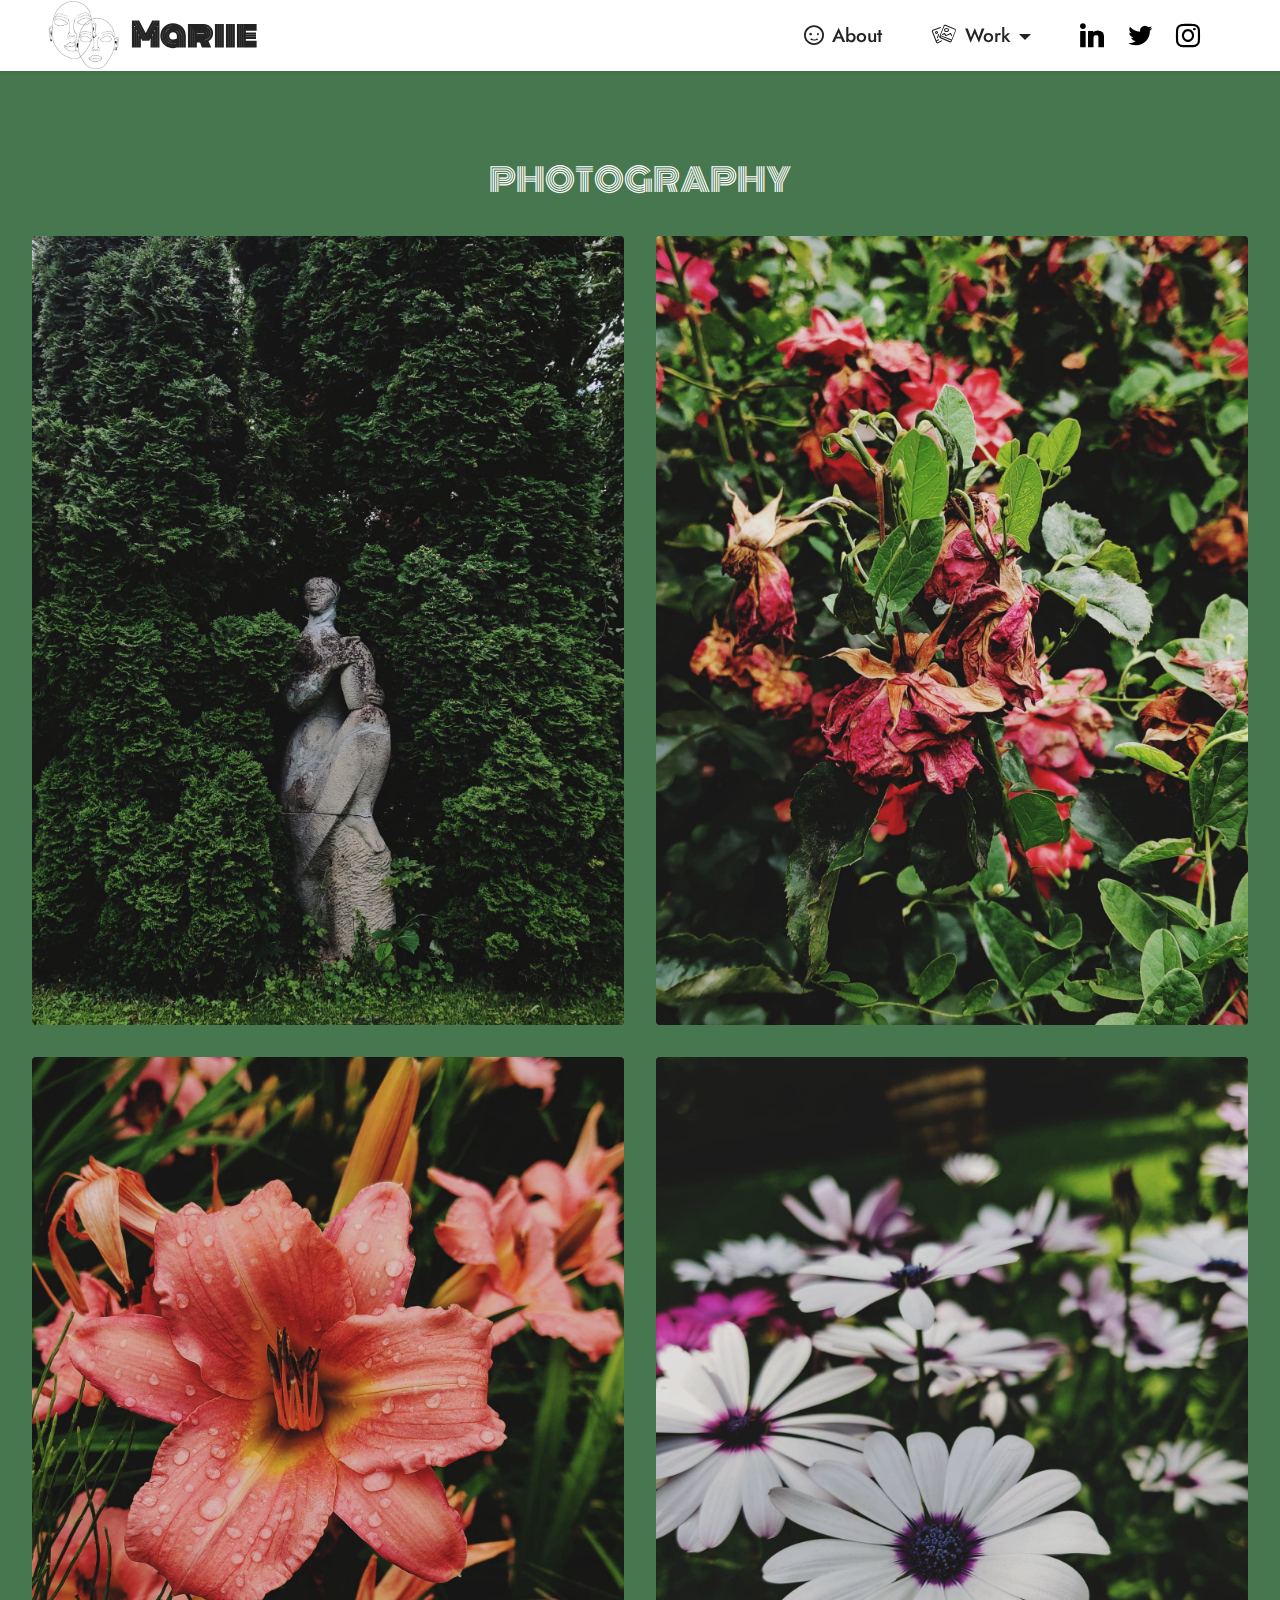
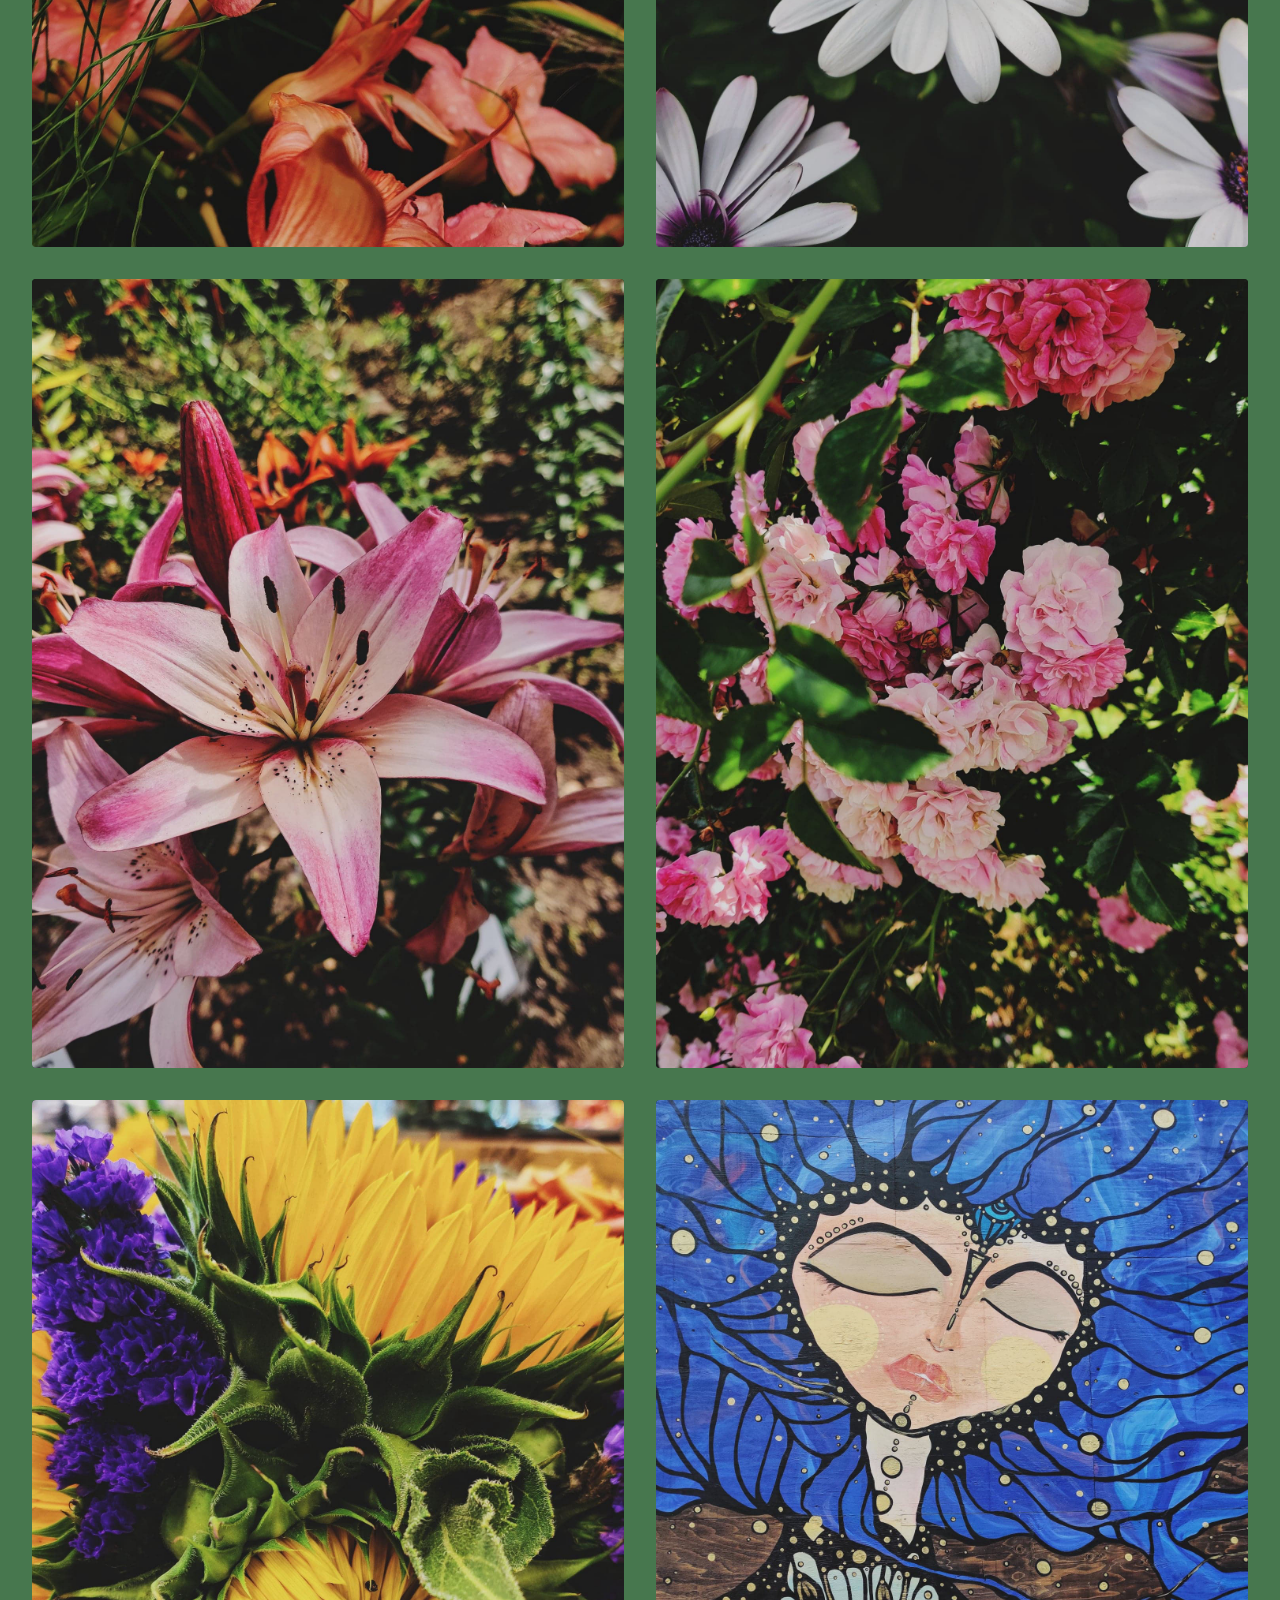
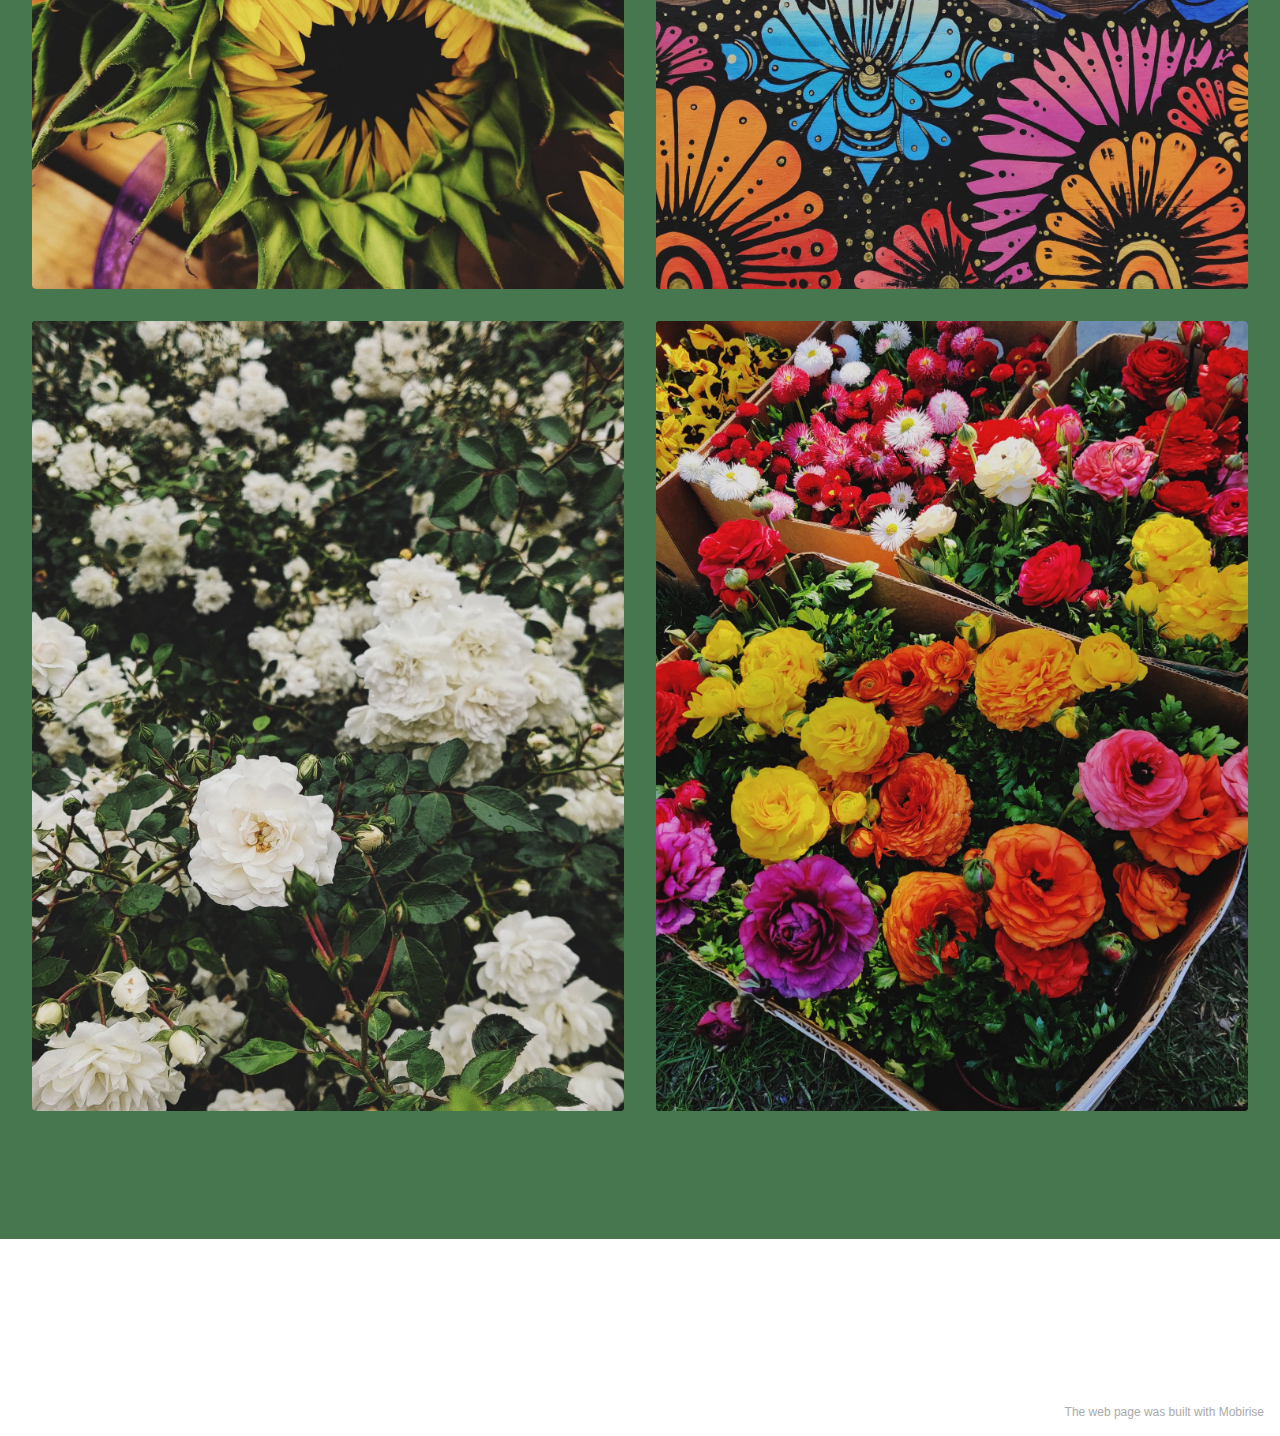
<file: photography.html>
<!DOCTYPE html>
<html  >
<head>
  <!-- Site made with Mobirise Website Builder v5.2.0, https://mobirise.com -->
  <meta charset="UTF-8">
  <meta http-equiv="X-UA-Compatible" content="IE=edge">
  <meta name="generator" content="Mobirise v5.2.0, mobirise.com">
  <meta name="viewport" content="width=device-width, initial-scale=1, minimum-scale=1">
  <link rel="shortcut icon" href="assets/images/faces-2.jpeg" type="image/x-icon">
  <meta name="description" content="">
  
  
  <title>Photography</title>
  <link rel="stylesheet" href="assets/web/assets/mobirise-icons2/mobirise2.css">
  <link rel="stylesheet" href="assets/web/assets/mobirise-icons/mobirise-icons.css">
  <link rel="stylesheet" href="assets/tether/tether.min.css">
  <link rel="stylesheet" href="assets/bootstrap/css/bootstrap.min.css">
  <link rel="stylesheet" href="assets/bootstrap/css/bootstrap-grid.min.css">
  <link rel="stylesheet" href="assets/bootstrap/css/bootstrap-reboot.min.css">
  <link rel="stylesheet" href="assets/dropdown/css/style.css">
  <link rel="stylesheet" href="assets/socicon/css/styles.css">
  <link rel="stylesheet" href="assets/theme/css/style.css">
  <link rel="preload" as="style" href="assets/mobirise/css/mbr-additional.css"><link rel="stylesheet" href="assets/mobirise/css/mbr-additional.css" type="text/css">
  
  
  
  
</head>
<body>
  
  <section class="menu menu3 cid-sj8vuNzOh2" once="menu" id="menu3-a">
    
    <nav class="navbar navbar-dropdown navbar-fixed-top navbar-expand-lg">
        <div class="container-fluid">
            <div class="navbar-brand">
                <span class="navbar-logo">
                    <a href="index.html">
                        <img src="assets/images/faces-2.jpeg" alt="Mariie" style="height: 4.2rem;">
                    </a>
                </span>
                <span class="navbar-caption-wrap"><a class="navbar-caption text-black display-7" href="index.html">Mariie</a></span>
            </div>
            <button class="navbar-toggler" type="button" data-toggle="collapse" data-target="#navbarSupportedContent" aria-controls="navbarNavAltMarkup" aria-expanded="false" aria-label="Toggle navigation">
                <div class="hamburger">
                    <span></span>
                    <span></span>
                    <span></span>
                    <span></span>
                </div>
            </button>
            <div class="collapse navbar-collapse" id="navbarSupportedContent">
                <ul class="navbar-nav nav-dropdown nav-right" data-app-modern-menu="true"><li class="nav-item"><a class="nav-link link text-black text-primary display-4" href="about.html"><span class="mobi-mbri mobi-mbri-smile-face mbr-iconfont mbr-iconfont-btn" style="font-size: 20px;"></span>
                            About</a></li>
                    <li class="nav-item dropdown"><a class="nav-link link text-black dropdown-toggle display-4" href="#" data-toggle="dropdown-submenu" aria-expanded="false"><span class="mbri-image-gallery mbr-iconfont mbr-iconfont-btn" style="font-size: 25px;"></span>Work</a><div class="dropdown-menu"><a class="text-black dropdown-item text-primary display-4" href="classicpaintings.html" aria-expanded="false">Classic paintings</a><a class="text-black dropdown-item text-primary display-4" href="digitalpaintings.html" aria-expanded="false">Digital paintings</a><a class="text-black dropdown-item text-primary display-4" href="photography.html" aria-expanded="false">Photography</a></div></li></ul>
                <div class="icons-menu">
                    <a class="iconfont-wrapper" href="https://www.linkedin.com/in/maria-trasca-8ab7b3196/" target="_blank">
                        <span class="p-2 mbr-iconfont socicon-linkedin socicon"></span>
                    </a>
                    <a class="iconfont-wrapper" href="https://twitter.com/MariieTls" target="_blank">
                        <span class="p-2 mbr-iconfont socicon-twitter socicon"></span>
                    </a>
                    <a class="iconfont-wrapper" href="https://www.instagram.com/mariietls" target="_blank">
                        <span class="p-2 mbr-iconfont socicon-instagram socicon"></span>
                    </a>
                    
                </div>
                
            </div>
        </div>
    </nav>
</section>

<section class="gallery2 cid-sj9q3OE3bU" id="gallery2-c">
    
    
    <div class="container-fluid">
        <div class="mbr-section-head">
            <h4 class="mbr-section-title mbr-fonts-style align-center mb-0 display-7">PHOTOGRAPHY</h4>
            
        </div>
        <div class="row mt-4">
            <div class="item features-image сol-12 col-md-6 col-lg-6">
                <div class="item-wrapper">
                    <div class="item-img">
                        <img src="assets/images/131540741-3333418803430784-8308641438718964515-n-1500x2000.jpg">
                    </div>
                    
                    
                </div>
            </div><div class="item features-image сol-12 col-md-6 col-lg-6">
                <div class="item-wrapper">
                    <div class="item-img">
                        <img src="assets/images/131357371-391655675382229-6769174963271052560-n-1500x2000.jpg" data-slide-to="1">
                    </div>
                    
                    
                </div>
            </div><div class="item features-image сol-12 col-md-6 col-lg-6">
                <div class="item-wrapper">
                    <div class="item-img">
                        <img src="assets/images/131297686-821324021980659-2279635740834080797-n-1500x2000.jpg" data-slide-to="2">
                    </div>
                    
                    
                </div>
            </div><div class="item features-image сol-12 col-md-6 col-lg-6">
                <div class="item-wrapper">
                    <div class="item-img">
                        <img src="assets/images/131154382-2711654062481471-6257268063898254455-n-1500x2000.jpg" data-slide-to="3">
                    </div>
                    
                    
                </div>
            </div><div class="item features-image сol-12 col-md-6 col-lg-6">
                <div class="item-wrapper">
                    <div class="item-img">
                        <img src="assets/images/131431469-210559057301877-8604095757018800775-n-1500x2000.jpg">
                    </div>
                    
                    
                </div>
            </div><div class="item features-image сol-12 col-md-6 col-lg-6">
                <div class="item-wrapper">
                    <div class="item-img">
                        <img src="assets/images/131290595-437138140791267-2634790308174358413-n-1500x2000.jpg">
                    </div>
                    
                    
                </div>
            </div><div class="item features-image сol-12 col-md-6 col-lg-6">
                <div class="item-wrapper">
                    <div class="item-img">
                        <img src="assets/images/131302953-1141387502969522-8041088657485327436-n-1500x2000.jpg">
                    </div>
                    
                    
                </div>
            </div><div class="item features-image сol-12 col-md-6 col-lg-6">
                <div class="item-wrapper">
                    <div class="item-img">
                        <img src="assets/images/131525639-429197385110952-2238244723888989180-n-1500x2000.jpg">
                    </div>
                    
                    
                </div>
            </div><div class="item features-image сol-12 col-md-6 col-lg-6">
                <div class="item-wrapper">
                    <div class="item-img">
                        <img src="assets/images/131295514-1283192735379522-1391485548588488503-n-1500x2000.jpg">
                    </div>
                    
                    
                </div>
            </div><div class="item features-image сol-12 col-md-6 col-lg-6">
                <div class="item-wrapper">
                    <div class="item-img">
                        <img src="assets/images/131273365-688584335184896-4154800787743044258-n-1500x2000.jpg">
                    </div>
                    
                    
                </div>
            </div>
            
            
            
        </div>
    </div>
</section>

<section class="footer3 cid-sj9kKp8xzl mbr-reveal" once="footers" id="footer3-b">

    

    

    <div class="container">
        <div class="media-container-row align-center mbr-white">
            
            <div class="row social-row">
                <div class="social-list align-right pb-2">
                    
                    
                    
                    
                    
                    
                <div class="soc-item">
                        <a href="https://www.linkedin.com/in/maria-trasca-8ab7b3196/" target="_blank">
                            <span class="mbr-iconfont mbr-iconfont-social socicon-linkedin socicon"></span>
                        </a>
                    </div><div class="soc-item">
                        <a href="https://twitter.com/MariieTls" target="_blank">
                            <span class="mbr-iconfont mbr-iconfont-social socicon-twitter socicon"></span>
                        </a>
                    </div><div class="soc-item">
                        <a href="https://instagram.com/mariietls" target="_blank">
                            <span class="mbr-iconfont mbr-iconfont-social socicon-instagram socicon"></span>
                        </a>
                    </div></div>
            </div>
            <div class="row row-copirayt">
                <p class="mbr-text mb-0 mbr-fonts-style mbr-white align-center display-7">
                    © Copyright 2020 maria trasca. All Rights Reserved.
                </p>
            </div>
        </div>
    </div>
</section><section style="background-color: #fff; font-family: -apple-system, BlinkMacSystemFont, 'Segoe UI', 'Roboto', 'Helvetica Neue', Arial, sans-serif; color:#aaa; font-size:12px; padding: 0; align-items: center; display: flex;"><a href="https://mobirise.site/q" style="flex: 1 1; height: 3rem; padding-left: 1rem;"></a><p style="flex: 0 0 auto; margin:0; padding-right:1rem;"><a href="https://mobirise.site/c" style="color:#aaa;">The</a> web page was built with Mobirise</p></section><script src="assets/web/assets/jquery/jquery.min.js"></script>  <script src="assets/popper/popper.min.js"></script>  <script src="assets/tether/tether.min.js"></script>  <script src="assets/bootstrap/js/bootstrap.min.js"></script>  <script src="assets/smoothscroll/smooth-scroll.js"></script>  <script src="assets/dropdown/js/nav-dropdown.js"></script>  <script src="assets/dropdown/js/navbar-dropdown.js"></script>  <script src="assets/touchswipe/jquery.touch-swipe.min.js"></script>  <script src="assets/theme/js/script.js"></script>  
  
  
</body>
</html>
</file>
<file: assets/web/assets/mobirise-icons2/mobirise2.css>
@font-face {
  font-family: 'Moririse2';
  font-display: swap;
  src:  url('mobirise2.eot?f2bix4');
  src:  url('mobirise2.eot?f2bix4#iefix') format('embedded-opentype'),
    url('mobirise2.ttf?f2bix4') format('truetype'),
    url('mobirise2.woff?f2bix4') format('woff'),
    url('mobirise2.svg?f2bix4#mobirise2') format('svg');
  font-weight: normal;
  font-style: normal;
}

[class^="mobi-"], [class*=" mobi-"] {
  /* use !important to prevent issues with browser extensions that change fonts */
  font-family: 'Moririse2' !important;
  speak: none;
  font-style: normal;
  font-weight: normal;
  font-variant: normal;
  text-transform: none;
  line-height: 1;

  /* Better Font Rendering =========== */
  -webkit-font-smoothing: antialiased;
  -moz-osx-font-smoothing: grayscale;
}

.mobi-mbri-add-submenu:before {
  content: "\e900";
}
.mobi-mbri-alert:before {
  content: "\e901";
}
.mobi-mbri-align-center:before {
  content: "\e902";
}
.mobi-mbri-align-justify:before {
  content: "\e903";
}
.mobi-mbri-align-left:before {
  content: "\e904";
}
.mobi-mbri-align-right:before {
  content: "\e905";
}
.mobi-mbri-android:before {
  content: "\e906";
}
.mobi-mbri-apple:before {
  content: "\e907";
}
.mobi-mbri-arrow-down:before {
  content: "\e908";
}
.mobi-mbri-arrow-next:before {
  content: "\e909";
}
.mobi-mbri-arrow-prev:before {
  content: "\e90a";
}
.mobi-mbri-arrow-up:before {
  content: "\e90b";
}
.mobi-mbri-bold:before {
  content: "\e90c";
}
.mobi-mbri-bookmark:before {
  content: "\e90d";
}
.mobi-mbri-bootstrap:before {
  content: "\e90e";
}
.mobi-mbri-briefcase:before {
  content: "\e90f";
}
.mobi-mbri-browse:before {
  content: "\e910";
}
.mobi-mbri-bulleted-list:before {
  content: "\e911";
}
.mobi-mbri-calendar:before {
  content: "\e912";
}
.mobi-mbri-camera:before {
  content: "\e913";
}
.mobi-mbri-cart-add:before {
  content: "\e914";
}
.mobi-mbri-cart-full:before {
  content: "\e915";
}
.mobi-mbri-cash:before {
  content: "\e916";
}
.mobi-mbri-change-style:before {
  content: "\e917";
}
.mobi-mbri-chat:before {
  content: "\e918";
}
.mobi-mbri-clock:before {
  content: "\e919";
}
.mobi-mbri-close:before {
  content: "\e91a";
}
.mobi-mbri-cloud:before {
  content: "\e91b";
}
.mobi-mbri-code:before {
  content: "\e91c";
}
.mobi-mbri-contact-form:before {
  content: "\e91d";
}
.mobi-mbri-credit-card:before {
  content: "\e91e";
}
.mobi-mbri-cursor-click:before {
  content: "\e91f";
}
.mobi-mbri-cust-feedback:before {
  content: "\e920";
}
.mobi-mbri-database:before {
  content: "\e921";
}
.mobi-mbri-delivery:before {
  content: "\e922";
}
.mobi-mbri-desktop:before {
  content: "\e923";
}
.mobi-mbri-devices:before {
  content: "\e924";
}
.mobi-mbri-down:before {
  content: "\e925";
}
.mobi-mbri-download-2:before {
  content: "\e926";
}
.mobi-mbri-download:before {
  content: "\e927";
}
.mobi-mbri-drag-n-drop-2:before {
  content: "\e928";
}
.mobi-mbri-drag-n-drop:before {
  content: "\e929";
}
.mobi-mbri-edit-2:before {
  content: "\e92a";
}
.mobi-mbri-edit:before {
  content: "\e92b";
}
.mobi-mbri-error:before {
  content: "\e92c";
}
.mobi-mbri-extension:before {
  content: "\e92d";
}
.mobi-mbri-features:before {
  content: "\e92e";
}
.mobi-mbri-file:before {
  content: "\e92f";
}
.mobi-mbri-flag:before {
  content: "\e930";
}
.mobi-mbri-folder:before {
  content: "\e931";
}
.mobi-mbri-gift:before {
  content: "\e932";
}
.mobi-mbri-github:before {
  content: "\e933";
}
.mobi-mbri-globe-2:before {
  content: "\e934";
}
.mobi-mbri-globe:before {
  content: "\e935";
}
.mobi-mbri-growing-chart:before {
  content: "\e936";
}
.mobi-mbri-hearth:before {
  content: "\e937";
}
.mobi-mbri-help:before {
  content: "\e938";
}
.mobi-mbri-home:before {
  content: "\e939";
}
.mobi-mbri-hot-cup:before {
  content: "\e93a";
}
.mobi-mbri-idea:before {
  content: "\e93b";
}
.mobi-mbri-image-gallery:before {
  content: "\e93c";
}
.mobi-mbri-image-slider:before {
  content: "\e93d";
}
.mobi-mbri-info:before {
  content: "\e93e";
}
.mobi-mbri-italic:before {
  content: "\e93f";
}
.mobi-mbri-key:before {
  content: "\e940";
}
.mobi-mbri-laptop:before {
  content: "\e941";
}
.mobi-mbri-layers:before {
  content: "\e942";
}
.mobi-mbri-left-right:before {
  content: "\e943";
}
.mobi-mbri-left:before {
  content: "\e944";
}
.mobi-mbri-letter:before {
  content: "\e945";
}
.mobi-mbri-like:before {
  content: "\e946";
}
.mobi-mbri-link:before {
  content: "\e947";
}
.mobi-mbri-lock:before {
  content: "\e948";
}
.mobi-mbri-login:before {
  content: "\e949";
}
.mobi-mbri-logout:before {
  content: "\e94a";
}
.mobi-mbri-magic-stick:before {
  content: "\e94b";
}
.mobi-mbri-map-pin:before {
  content: "\e94c";
}
.mobi-mbri-menu:before {
  content: "\e94d";
}
.mobi-mbri-mobile-2:before {
  content: "\e94e";
}
.mobi-mbri-mobile-horizontal:before {
  content: "\e94f";
}
.mobi-mbri-mobile:before {
  content: "\e950";
}
.mobi-mbri-mobirise:before {
  content: "\e951";
}
.mobi-mbri-more-horizontal:before {
  content: "\e952";
}
.mobi-mbri-more-vertical:before {
  content: "\e953";
}
.mobi-mbri-music:before {
  content: "\e954";
}
.mobi-mbri-new-file:before {
  content: "\e955";
}
.mobi-mbri-numbered-list:before {
  content: "\e956";
}
.mobi-mbri-opened-folder:before {
  content: "\e957";
}
.mobi-mbri-pages:before {
  content: "\e958";
}
.mobi-mbri-paper-plane:before {
  content: "\e959";
}
.mobi-mbri-paperclip:before {
  content: "\e95a";
}
.mobi-mbri-phone:before {
  content: "\e95b";
}
.mobi-mbri-photo:before {
  content: "\e95c";
}
.mobi-mbri-photos:before {
  content: "\e95d";
}
.mobi-mbri-pin:before {
  content: "\e95e";
}
.mobi-mbri-play:before {
  content: "\e95f";
}
.mobi-mbri-plus:before {
  content: "\e960";
}
.mobi-mbri-preview:before {
  content: "\e961";
}
.mobi-mbri-print:before {
  content: "\e962";
}
.mobi-mbri-protect:before {
  content: "\e963";
}
.mobi-mbri-question:before {
  content: "\e964";
}
.mobi-mbri-quote-left:before {
  content: "\e965";
}
.mobi-mbri-quote-right:before {
  content: "\e966";
}
.mobi-mbri-redo:before {
  content: "\e967";
}
.mobi-mbri-refresh:before {
  content: "\e968";
}
.mobi-mbri-responsive-2:before {
  content: "\e969";
}
.mobi-mbri-responsive:before {
  content: "\e96a";
}
.mobi-mbri-right:before {
  content: "\e96b";
}
.mobi-mbri-rocket:before {
  content: "\e96c";
}
.mobi-mbri-sad-face:before {
  content: "\e96d";
}
.mobi-mbri-sale:before {
  content: "\e96e";
}
.mobi-mbri-save:before {
  content: "\e96f";
}
.mobi-mbri-search:before {
  content: "\e970";
}
.mobi-mbri-setting-2:before {
  content: "\e971";
}
.mobi-mbri-setting-3:before {
  content: "\e972";
}
.mobi-mbri-setting:before {
  content: "\e973";
}
.mobi-mbri-share:before {
  content: "\e974";
}
.mobi-mbri-shopping-bag:before {
  content: "\e975";
}
.mobi-mbri-shopping-basket:before {
  content: "\e976";
}
.mobi-mbri-shopping-cart:before {
  content: "\e977";
}
.mobi-mbri-sites:before {
  content: "\e978";
}
.mobi-mbri-smile-face:before {
  content: "\e979";
}
.mobi-mbri-speed:before {
  content: "\e97a";
}
.mobi-mbri-star:before {
  content: "\e97b";
}
.mobi-mbri-success:before {
  content: "\e97c";
}
.mobi-mbri-sun:before {
  content: "\e97d";
}
.mobi-mbri-sun2:before {
  content: "\e97e";
}
.mobi-mbri-tablet-vertical:before {
  content: "\e97f";
}
.mobi-mbri-tablet:before {
  content: "\e980";
}
.mobi-mbri-target:before {
  content: "\e981";
}
.mobi-mbri-timer:before {
  content: "\e982";
}
.mobi-mbri-to-ftp:before {
  content: "\e983";
}
.mobi-mbri-to-local-drive:before {
  content: "\e984";
}
.mobi-mbri-touch-swipe:before {
  content: "\e985";
}
.mobi-mbri-touch:before {
  content: "\e986";
}
.mobi-mbri-trash:before {
  content: "\e987";
}
.mobi-mbri-underline:before {
  content: "\e988";
}
.mobi-mbri-undo:before {
  content: "\e989";
}
.mobi-mbri-unlink:before {
  content: "\e98a";
}
.mobi-mbri-unlock:before {
  content: "\e98b";
}
.mobi-mbri-up-down:before {
  content: "\e98c";
}
.mobi-mbri-up:before {
  content: "\e98d";
}
.mobi-mbri-update:before {
  content: "\e98e";
}
.mobi-mbri-upload-2:before {
  content: "\e98f";
}
.mobi-mbri-upload:before {
  content: "\e990";
}
.mobi-mbri-user-2:before {
  content: "\e991";
}
.mobi-mbri-user:before {
  content: "\e992";
}
.mobi-mbri-users:before {
  content: "\e993";
}
.mobi-mbri-video-play:before {
  content: "\e994";
}
.mobi-mbri-video:before {
  content: "\e995";
}
.mobi-mbri-watch:before {
  content: "\e996";
}
.mobi-mbri-website-theme-2:before {
  content: "\e997";
}
.mobi-mbri-website-theme:before {
  content: "\e998";
}
.mobi-mbri-wifi:before {
  content: "\e999";
}
.mobi-mbri-windows:before {
  content: "\e99a";
}
.mobi-mbri-zoom-in:before {
  content: "\e99b";
}
.mobi-mbri-zoom-out:before {
  content: "\e99c";
}
</file>
<file: assets/web/assets/mobirise-icons/mobirise-icons.css>
@font-face {
  font-family: 'MobiriseIcons';
  src:  url('mobirise-icons.eot?spat4u');
  src:  url('mobirise-icons.eot?spat4u#iefix') format('embedded-opentype'),
    url('mobirise-icons.ttf?spat4u') format('truetype'),
    url('mobirise-icons.woff?spat4u') format('woff'),
    url('mobirise-icons.svg?spat4u#MobiriseIcons') format('svg');
  font-weight: normal;
  font-style: normal;
  font-display: swap;
}

[class^="mbri-"], [class*=" mbri-"] {
  /* use !important to prevent issues with browser extensions that change fonts */
  font-family: MobiriseIcons !important;
  speak: none;
  font-style: normal;
  font-weight: normal;
  font-variant: normal;
  text-transform: none;
  line-height: 1;

  /* Better Font Rendering =========== */
  -webkit-font-smoothing: antialiased;
  -moz-osx-font-smoothing: grayscale;
}

.mbri-add-submenu:before {
  content: "\e900";
}
.mbri-alert:before {
  content: "\e901";
}
.mbri-align-center:before {
  content: "\e902";
}
.mbri-align-justify:before {
  content: "\e903";
}
.mbri-align-left:before {
  content: "\e904";
}
.mbri-align-right:before {
  content: "\e905";
}
.mbri-android:before {
  content: "\e906";
}
.mbri-apple:before {
  content: "\e907";
}
.mbri-arrow-down:before {
  content: "\e908";
}
.mbri-arrow-next:before {
  content: "\e909";
}
.mbri-arrow-prev:before {
  content: "\e90a";
}
.mbri-arrow-up:before {
  content: "\e90b";
}
.mbri-bold:before {
  content: "\e90c";
}
.mbri-bookmark:before {
  content: "\e90d";
}
.mbri-bootstrap:before {
  content: "\e90e";
}
.mbri-briefcase:before {
  content: "\e90f";
}
.mbri-browse:before {
  content: "\e910";
}
.mbri-bulleted-list:before {
  content: "\e911";
}
.mbri-calendar:before {
  content: "\e912";
}
.mbri-camera:before {
  content: "\e913";
}
.mbri-cart-add:before {
  content: "\e914";
}
.mbri-cart-full:before {
  content: "\e915";
}
.mbri-cash:before {
  content: "\e916";
}
.mbri-change-style:before {
  content: "\e917";
}
.mbri-chat:before {
  content: "\e918";
}
.mbri-clock:before {
  content: "\e919";
}
.mbri-close:before {
  content: "\e91a";
}
.mbri-cloud:before {
  content: "\e91b";
}
.mbri-code:before {
  content: "\e91c";
}
.mbri-contact-form:before {
  content: "\e91d";
}
.mbri-credit-card:before {
  content: "\e91e";
}
.mbri-cursor-click:before {
  content: "\e91f";
}
.mbri-cust-feedback:before {
  content: "\e920";
}
.mbri-database:before {
  content: "\e921";
}
.mbri-delivery:before {
  content: "\e922";
}
.mbri-desktop:before {
  content: "\e923";
}
.mbri-devices:before {
  content: "\e924";
}
.mbri-down:before {
  content: "\e925";
}
.mbri-download:before {
  content: "\e989";
}
.mbri-drag-n-drop:before {
  content: "\e927";
}
.mbri-drag-n-drop2:before {
  content: "\e928";
}
.mbri-edit:before {
  content: "\e929";
}
.mbri-edit2:before {
  content: "\e92a";
}
.mbri-error:before {
  content: "\e92b";
}
.mbri-extension:before {
  content: "\e92c";
}
.mbri-features:before {
  content: "\e92d";
}
.mbri-file:before {
  content: "\e92e";
}
.mbri-flag:before {
  content: "\e92f";
}
.mbri-folder:before {
  content: "\e930";
}
.mbri-gift:before {
  content: "\e931";
}
.mbri-github:before {
  content: "\e932";
}
.mbri-globe:before {
  content: "\e933";
}
.mbri-globe-2:before {
  content: "\e934";
}
.mbri-growing-chart:before {
  content: "\e935";
}
.mbri-hearth:before {
  content: "\e936";
}
.mbri-help:before {
  content: "\e937";
}
.mbri-home:before {
  content: "\e938";
}
.mbri-hot-cup:before {
  content: "\e939";
}
.mbri-idea:before {
  content: "\e93a";
}
.mbri-image-gallery:before {
  content: "\e93b";
}
.mbri-image-slider:before {
  content: "\e93c";
}
.mbri-info:before {
  content: "\e93d";
}
.mbri-italic:before {
  content: "\e93e";
}
.mbri-key:before {
  content: "\e93f";
}
.mbri-laptop:before {
  content: "\e940";
}
.mbri-layers:before {
  content: "\e941";
}
.mbri-left-right:before {
  content: "\e942";
}
.mbri-left:before {
  content: "\e943";
}
.mbri-letter:before {
  content: "\e944";
}
.mbri-like:before {
  content: "\e945";
}
.mbri-link:before {
  content: "\e946";
}
.mbri-lock:before {
  content: "\e947";
}
.mbri-login:before {
  content: "\e948";
}
.mbri-logout:before {
  content: "\e949";
}
.mbri-magic-stick:before {
  content: "\e94a";
}
.mbri-map-pin:before {
  content: "\e94b";
}
.mbri-menu:before {
  content: "\e94c";
}
.mbri-mobile:before {
  content: "\e94d";
}
.mbri-mobile2:before {
  content: "\e94e";
}
.mbri-mobirise:before {
  content: "\e94f";
}
.mbri-more-horizontal:before {
  content: "\e950";
}
.mbri-more-vertical:before {
  content: "\e951";
}
.mbri-music:before {
  content: "\e952";
}
.mbri-new-file:before {
  content: "\e953";
}
.mbri-numbered-list:before {
  content: "\e954";
}
.mbri-opened-folder:before {
  content: "\e955";
}
.mbri-pages:before {
  content: "\e956";
}
.mbri-paper-plane:before {
  content: "\e957";
}
.mbri-paperclip:before {
  content: "\e958";
}
.mbri-photo:before {
  content: "\e959";
}
.mbri-photos:before {
  content: "\e95a";
}
.mbri-pin:before {
  content: "\e95b";
}
.mbri-play:before {
  content: "\e95c";
}
.mbri-plus:before {
  content: "\e95d";
}
.mbri-preview:before {
  content: "\e95e";
}
.mbri-print:before {
  content: "\e95f";
}
.mbri-protect:before {
  content: "\e960";
}
.mbri-question:before {
  content: "\e961";
}
.mbri-quote-left:before {
  content: "\e962";
}
.mbri-quote-right:before {
  content: "\e963";
}
.mbri-refresh:before {
  content: "\e964";
}
.mbri-responsive:before {
  content: "\e965";
}
.mbri-right:before {
  content: "\e966";
}
.mbri-rocket:before {
  content: "\e967";
}
.mbri-sad-face:before {
  content: "\e968";
}
.mbri-sale:before {
  content: "\e969";
}
.mbri-save:before {
  content: "\e96a";
}
.mbri-search:before {
  content: "\e96b";
}
.mbri-setting:before {
  content: "\e96c";
}
.mbri-setting2:before {
  content: "\e96d";
}
.mbri-setting3:before {
  content: "\e96e";
}
.mbri-share:before {
  content: "\e96f";
}
.mbri-shopping-bag:before {
  content: "\e970";
}
.mbri-shopping-basket:before {
  content: "\e971";
}
.mbri-shopping-cart:before {
  content: "\e972";
}
.mbri-sites:before {
  content: "\e973";
}
.mbri-smile-face:before {
  content: "\e974";
}
.mbri-speed:before {
  content: "\e975";
}
.mbri-star:before {
  content: "\e976";
}
.mbri-success:before {
  content: "\e977";
}
.mbri-sun:before {
  content: "\e978";
}
.mbri-sun2:before {
  content: "\e979";
}
.mbri-tablet:before {
  content: "\e97a";
}
.mbri-tablet-vertical:before {
  content: "\e97b";
}
.mbri-target:before {
  content: "\e97c";
}
.mbri-timer:before {
  content: "\e97d";
}
.mbri-to-ftp:before {
  content: "\e97e";
}
.mbri-to-local-drive:before {
  content: "\e97f";
}
.mbri-touch-swipe:before {
  content: "\e980";
}
.mbri-touch:before {
  content: "\e981";
}
.mbri-trash:before {
  content: "\e982";
}
.mbri-underline:before {
  content: "\e983";
}
.mbri-unlink:before {
  content: "\e984";
}
.mbri-unlock:before {
  content: "\e985";
}
.mbri-up-down:before {
  content: "\e986";
}
.mbri-up:before {
  content: "\e987";
}
.mbri-update:before {
  content: "\e988";
}
.mbri-upload:before {
 content: "\e926"; 
}
.mbri-user:before {
  content: "\e98a";
}
.mbri-user2:before {
  content: "\e98b";
}
.mbri-users:before {
  content: "\e98c";
}
.mbri-video:before {
  content: "\e98d";
}
.mbri-video-play:before {
  content: "\e98e";
}
.mbri-watch:before {
  content: "\e98f";
}
.mbri-website-theme:before {
  content: "\e990";
}
.mbri-wifi:before {
  content: "\e991";
}
.mbri-windows:before {
  content: "\e992";
}
.mbri-zoom-out:before {
  content: "\e993";
}
.mbri-redo:before {
  content: "\e994";
}
.mbri-undo:before {
  content: "\e995";
}
</file>
<file: assets/dropdown/css/style.css>
.navbar-dropdown {
  left: 0;
  padding: 0;
  position: absolute;
  right: 0;
  top: 0;
  transition: all 0.45s ease;
  z-index: 1030;
  background: #282828; }
  .navbar-dropdown .navbar-logo {
    margin-right: 0.8rem;
    transition: margin 0.3s ease-in-out;
    vertical-align: middle; }
    .navbar-dropdown .navbar-logo img {
      height: 3.125rem;
      transition: all 0.3s ease-in-out; }
    .navbar-dropdown .navbar-logo.mbr-iconfont {
      font-size: 3.125rem;
      line-height: 3.125rem; }
  .navbar-dropdown .navbar-caption {
    font-weight: 700;
    white-space: normal;
    vertical-align: -4px;
    line-height: 3.125rem !important; }
    .navbar-dropdown .navbar-caption, .navbar-dropdown .navbar-caption:hover {
      color: inherit;
      text-decoration: none; }
  .navbar-dropdown .mbr-iconfont + .navbar-caption {
    vertical-align: -1px; }
  .navbar-dropdown.navbar-fixed-top {
    position: fixed; }
  .navbar-dropdown .navbar-brand span {
    vertical-align: -4px; }
  .navbar-dropdown.bg-color.transparent {
    background: none; }
  .navbar-dropdown.navbar-short .navbar-brand {
    padding: 0.625rem 0; }
    .navbar-dropdown.navbar-short .navbar-brand span {
      vertical-align: -1px; }
  .navbar-dropdown.navbar-short .navbar-caption {
    line-height: 2.375rem !important;
    vertical-align: -2px; }
  .navbar-dropdown.navbar-short .navbar-logo {
    margin-right: 0.5rem; }
    .navbar-dropdown.navbar-short .navbar-logo img {
      height: 2.375rem; }
    .navbar-dropdown.navbar-short .navbar-logo.mbr-iconfont {
      font-size: 2.375rem;
      line-height: 2.375rem; }
  .navbar-dropdown.navbar-short .mbr-table-cell {
    height: 3.625rem; }
  .navbar-dropdown .navbar-close {
    left: 0.6875rem;
    position: fixed;
    top: 0.75rem;
    z-index: 1000; }
  .navbar-dropdown .hamburger-icon {
    content: "";
    display: inline-block;
    vertical-align: middle;
    width: 16px;
    -webkit-box-shadow: 0 -6px 0 1px #282828,0 0 0 1px #282828,0 6px 0 1px #282828;
    -moz-box-shadow: 0 -6px 0 1px #282828,0 0 0 1px #282828,0 6px 0 1px #282828;
    box-shadow: 0 -6px 0 1px #282828,0 0 0 1px #282828,0 6px 0 1px #282828; }

.dropdown-menu .dropdown-toggle[data-toggle="dropdown-submenu"]::after {
  border-bottom: 0.35em solid transparent;
  border-left: 0.35em solid;
  border-right: 0;
  border-top: 0.35em solid transparent;
  margin-left: 0.3rem; }

.dropdown-menu .dropdown-item:focus {
  outline: 0; }

.nav-dropdown {
  font-size: 0.75rem;
  font-weight: 500;
  height: auto !important; }
  .nav-dropdown .nav-btn {
    padding-left: 1rem; }
  .nav-dropdown .link {
    margin: .667em 1.667em;
    font-weight: 500;
    padding: 0;
    transition: color .2s ease-in-out; }
    .nav-dropdown .link.dropdown-toggle {
      margin-right: 2.583em; }
      .nav-dropdown .link.dropdown-toggle::after {
        margin-left: .25rem;
        border-top: 0.35em solid;
        border-right: 0.35em solid transparent;
        border-left: 0.35em solid transparent;
        border-bottom: 0; }
      .nav-dropdown .link.dropdown-toggle[aria-expanded="true"] {
        margin: 0;
        padding: 0.667em 3.263em  0.667em 1.667em; }
  .nav-dropdown .link::after,
  .nav-dropdown .dropdown-item::after {
    color: inherit; }
  .nav-dropdown .btn {
    font-size: 0.75rem;
    font-weight: 700;
    letter-spacing: 0;
    margin-bottom: 0;
    padding-left: 1.25rem;
    padding-right: 1.25rem; }
  .nav-dropdown .dropdown-menu {
    border-radius: 0;
    border: 0;
    left: 0;
    margin: 0;
    padding-bottom: 1.25rem;
    padding-top: 1.25rem;
    position: relative; }
  .nav-dropdown .dropdown-submenu {
    margin-left: 0.125rem;
    top: 0; }
  .nav-dropdown .dropdown-item {
    font-weight: 500;
    line-height: 2;
    padding: 0.3846em 4.615em 0.3846em 1.5385em;
    position: relative;
    transition: color .2s ease-in-out, background-color .2s ease-in-out; }
    .nav-dropdown .dropdown-item::after {
      margin-top: -0.3077em;
      position: absolute;
      right: 1.1538em;
      top: 50%; }
    .nav-dropdown .dropdown-item:focus, .nav-dropdown .dropdown-item:hover {
      background: none; }

@media (max-width: 767px) {
  .nav-dropdown.navbar-toggleable-sm {
    bottom: 0;
    display: none;
    left: 0;
    overflow-x: hidden;
    position: fixed;
    top: 0;
    transform: translateX(-100%);
    -ms-transform: translateX(-100%);
    -webkit-transform: translateX(-100%);
    width: 18.75rem;
    z-index: 999; } }
.nav-dropdown.navbar-toggleable-xl {
  bottom: 0;
  display: none;
  left: 0;
  overflow-x: hidden;
  position: fixed;
  top: 0;
  transform: translateX(-100%);
  -ms-transform: translateX(-100%);
  -webkit-transform: translateX(-100%);
  width: 18.75rem;
  z-index: 999; }

.nav-dropdown-sm {
  display: block !important;
  overflow-x: hidden;
  overflow: auto;
  padding-top: 3.875rem; }
  .nav-dropdown-sm::after {
    content: "";
    display: block;
    height: 3rem;
    width: 100%; }
  .nav-dropdown-sm.collapse.in ~ .navbar-close {
    display: block !important; }
  .nav-dropdown-sm.collapsing, .nav-dropdown-sm.collapse.in {
    transform: translateX(0);
    -ms-transform: translateX(0);
    -webkit-transform: translateX(0);
    transition: all 0.25s ease-out;
    -webkit-transition: all 0.25s ease-out;
    background: #282828; }
  .nav-dropdown-sm.collapsing[aria-expanded="false"] {
    transform: translateX(-100%);
    -ms-transform: translateX(-100%);
    -webkit-transform: translateX(-100%); }
  .nav-dropdown-sm .nav-item {
    display: block;
    margin-left: 0 !important;
    padding-left: 0; }
  .nav-dropdown-sm .link,
  .nav-dropdown-sm .dropdown-item {
    border-top: 1px dotted rgba(255, 255, 255, 0.1);
    font-size: 0.8125rem;
    line-height: 1.6;
    margin: 0 !important;
    padding: 0.875rem 2.4rem 0.875rem 1.5625rem !important;
    position: relative;
    white-space: normal; }
    .nav-dropdown-sm .link:focus, .nav-dropdown-sm .link:hover,
    .nav-dropdown-sm .dropdown-item:focus,
    .nav-dropdown-sm .dropdown-item:hover {
      background: rgba(0, 0, 0, 0.2) !important;
      color: #c0a375; }
  .nav-dropdown-sm .nav-btn {
    position: relative;
    padding: 1.5625rem 1.5625rem 0 1.5625rem; }
    .nav-dropdown-sm .nav-btn::before {
      border-top: 1px dotted rgba(255, 255, 255, 0.1);
      content: "";
      left: 0;
      position: absolute;
      top: 0;
      width: 100%; }
    .nav-dropdown-sm .nav-btn + .nav-btn {
      padding-top: 0.625rem; }
      .nav-dropdown-sm .nav-btn + .nav-btn::before {
        display: none; }
  .nav-dropdown-sm .btn {
    padding: 0.625rem 0; }
  .nav-dropdown-sm .dropdown-toggle[data-toggle="dropdown-submenu"]::after {
    margin-left: .25rem;
    border-top: 0.35em solid;
    border-right: 0.35em solid transparent;
    border-left: 0.35em solid transparent;
    border-bottom: 0; }
  .nav-dropdown-sm .dropdown-toggle[data-toggle="dropdown-submenu"][aria-expanded="true"]::after {
    border-top: 0;
    border-right: 0.35em solid transparent;
    border-left: 0.35em solid transparent;
    border-bottom: 0.35em solid; }
  .nav-dropdown-sm .dropdown-menu {
    margin: 0;
    padding: 0;
    position: relative;
    top: 0;
    left: 0;
    width: 100%;
    border: 0;
    float: none;
    border-radius: 0;
    background: none; }
  .nav-dropdown-sm .dropdown-submenu {
    left: 100%;
    margin-left: 0.125rem;
    margin-top: -1.25rem;
    top: 0; }

.navbar-toggleable-sm .nav-dropdown .dropdown-menu {
  position: absolute; }

.navbar-toggleable-sm .nav-dropdown .dropdown-submenu {
  left: 100%;
  margin-left: 0.125rem;
  margin-top: -1.25rem;
  top: 0; }

.navbar-toggleable-sm.opened .nav-dropdown .dropdown-menu {
  position: relative; }

.navbar-toggleable-sm.opened .nav-dropdown .dropdown-submenu {
  left: 0;
  margin-left: 00rem;
  margin-top: 0rem;
  top: 0; }

.is-builder .nav-dropdown.collapsing {
  transition: none !important; }

/*# sourceMappingURL=style.css.map */
</file>
<file: assets/socicon/css/styles.css>
@charset "UTF-8";

@font-face {
  font-family: 'Socicon';
  src:  url('../fonts/socicon.eot');
  src:  url('../fonts/socicon.eot?#iefix') format('embedded-opentype'),
    url('../fonts/socicon.woff2') format('woff2'),
    url('../fonts/socicon.ttf') format('truetype'),
    url('../fonts/socicon.woff') format('woff'),
    url('../fonts/socicon.svg#socicon') format('svg');
  font-weight: normal;
  font-style: normal;
}

[data-icon]:before {
  font-family: "socicon" !important;
  content: attr(data-icon);
  font-style: normal !important;
  font-weight: normal !important;
  font-variant: normal !important;
  text-transform: none !important;
  speak: none;
  line-height: 1;
  -webkit-font-smoothing: antialiased;
  -moz-osx-font-smoothing: grayscale;
}

[class^="socicon-"], [class*=" socicon-"] {
  /* use !important to prevent issues with browser extensions that change fonts */
  font-family: 'Socicon' !important;
  speak: none;
  font-style: normal;
  font-weight: normal;
  font-variant: normal;
  text-transform: none;
  line-height: 1;

  /* Better Font Rendering =========== */
  -webkit-font-smoothing: antialiased;
  -moz-osx-font-smoothing: grayscale;
}

.socicon-eitaa:before {
  content: "\e97c";
}
.socicon-soroush:before {
  content: "\e97d";
}
.socicon-bale:before {
  content: "\e97e";
}
.socicon-zazzle:before {
  content: "\e97b";
}
.socicon-society6:before {
  content: "\e97a";
}
.socicon-redbubble:before {
  content: "\e979";
}
.socicon-avvo:before {
  content: "\e978";
}
.socicon-stitcher:before {
  content: "\e977";
}
.socicon-googlehangouts:before {
  content: "\e974";
}
.socicon-dlive:before {
  content: "\e975";
}
.socicon-vsco:before {
  content: "\e976";
}
.socicon-flipboard:before {
  content: "\e973";
}
.socicon-ubuntu:before {
  content: "\e958";
}
.socicon-artstation:before {
  content: "\e959";
}
.socicon-invision:before {
  content: "\e95a";
}
.socicon-torial:before {
  content: "\e95b";
}
.socicon-collectorz:before {
  content: "\e95c";
}
.socicon-seenthis:before {
  content: "\e95d";
}
.socicon-googleplaymusic:before {
  content: "\e95e";
}
.socicon-debian:before {
  content: "\e95f";
}
.socicon-filmfreeway:before {
  content: "\e960";
}
.socicon-gnome:before {
  content: "\e961";
}
.socicon-itchio:before {
  content: "\e962";
}
.socicon-jamendo:before {
  content: "\e963";
}
.socicon-mix:before {
  content: "\e964";
}
.socicon-sharepoint:before {
  content: "\e965";
}
.socicon-tinder:before {
  content: "\e966";
}
.socicon-windguru:before {
  content: "\e967";
}
.socicon-cdbaby:before {
  content: "\e968";
}
.socicon-elementaryos:before {
  content: "\e969";
}
.socicon-stage32:before {
  content: "\e96a";
}
.socicon-tiktok:before {
  content: "\e96b";
}
.socicon-gitter:before {
  content: "\e96c";
}
.socicon-letterboxd:before {
  content: "\e96d";
}
.socicon-threema:before {
  content: "\e96e";
}
.socicon-splice:before {
  content: "\e96f";
}
.socicon-metapop:before {
  content: "\e970";
}
.socicon-naver:before {
  content: "\e971";
}
.socicon-remote:before {
  content: "\e972";
}
.socicon-internet:before {
  content: "\e957";
}
.socicon-moddb:before {
  content: "\e94b";
}
.socicon-indiedb:before {
  content: "\e94c";
}
.socicon-traxsource:before {
  content: "\e94d";
}
.socicon-gamefor:before {
  content: "\e94e";
}
.socicon-pixiv:before {
  content: "\e94f";
}
.socicon-myanimelist:before {
  content: "\e950";
}
.socicon-blackberry:before {
  content: "\e951";
}
.socicon-wickr:before {
  content: "\e952";
}
.socicon-spip:before {
  content: "\e953";
}
.socicon-napster:before {
  content: "\e954";
}
.socicon-beatport:before {
  content: "\e955";
}
.socicon-hackerone:before {
  content: "\e956";
}
.socicon-hackernews:before {
  content: "\e946";
}
.socicon-smashwords:before {
  content: "\e947";
}
.socicon-kobo:before {
  content: "\e948";
}
.socicon-bookbub:before {
  content: "\e949";
}
.socicon-mailru:before {
  content: "\e94a";
}
.socicon-gitlab:before {
  content: "\e945";
}
.socicon-instructables:before {
  content: "\e944";
}
.socicon-portfolio:before {
  content: "\e943";
}
.socicon-codered:before {
  content: "\e940";
}
.socicon-origin:before {
  content: "\e941";
}
.socicon-nextdoor:before {
  content: "\e942";
}
.socicon-udemy:before {
  content: "\e93f";
}
.socicon-livemaster:before {
  content: "\e93e";
}
.socicon-crunchbase:before {
  content: "\e93b";
}
.socicon-homefy:before {
  content: "\e93c";
}
.socicon-calendly:before {
  content: "\e93d";
}
.socicon-realtor:before {
  content: "\e90f";
}
.socicon-tidal:before {
  content: "\e910";
}
.socicon-qobuz:before {
  content: "\e911";
}
.socicon-natgeo:before {
  content: "\e912";
}
.socicon-mastodon:before {
  content: "\e913";
}
.socicon-unsplash:before {
  content: "\e914";
}
.socicon-homeadvisor:before {
  content: "\e915";
}
.socicon-angieslist:before {
  content: "\e916";
}
.socicon-codepen:before {
  content: "\e917";
}
.socicon-slack:before {
  content: "\e918";
}
.socicon-openaigym:before {
  content: "\e919";
}
.socicon-logmein:before {
  content: "\e91a";
}
.socicon-fiverr:before {
  content: "\e91b";
}
.socicon-gotomeeting:before {
  content: "\e91c";
}
.socicon-aliexpress:before {
  content: "\e91d";
}
.socicon-guru:before {
  content: "\e91e";
}
.socicon-appstore:before {
  content: "\e91f";
}
.socicon-homes:before {
  content: "\e920";
}
.socicon-zoom:before {
  content: "\e921";
}
.socicon-alibaba:before {
  content: "\e922";
}
.socicon-craigslist:before {
  content: "\e923";
}
.socicon-wix:before {
  content: "\e924";
}
.socicon-redfin:before {
  content: "\e925";
}
.socicon-googlecalendar:before {
  content: "\e926";
}
.socicon-shopify:before {
  content: "\e927";
}
.socicon-freelancer:before {
  content: "\e928";
}
.socicon-seedrs:before {
  content: "\e929";
}
.socicon-bing:before {
  content: "\e92a";
}
.socicon-doodle:before {
  content: "\e92b";
}
.socicon-bonanza:before {
  content: "\e92c";
}
.socicon-squarespace:before {
  content: "\e92d";
}
.socicon-toptal:before {
  content: "\e92e";
}
.socicon-gust:before {
  content: "\e92f";
}
.socicon-ask:before {
  content: "\e930";
}
.socicon-trulia:before {
  content: "\e931";
}
.socicon-loomly:before {
  content: "\e932";
}
.socicon-ghost:before {
  content: "\e933";
}
.socicon-upwork:before {
  content: "\e934";
}
.socicon-fundable:before {
  content: "\e935";
}
.socicon-booking:before {
  content: "\e936";
}
.socicon-googlemaps:before {
  content: "\e937";
}
.socicon-zillow:before {
  content: "\e938";
}
.socicon-niconico:before {
  content: "\e939";
}
.socicon-toneden:before {
  content: "\e93a";
}
.socicon-augment:before {
  content: "\e908";
}
.socicon-bitbucket:before {
  content: "\e909";
}
.socicon-fyuse:before {
  content: "\e90a";
}
.socicon-yt-gaming:before {
  content: "\e90b";
}
.socicon-sketchfab:before {
  content: "\e90c";
}
.socicon-mobcrush:before {
  content: "\e90d";
}
.socicon-microsoft:before {
  content: "\e90e";
}
.socicon-pandora:before {
  content: "\e907";
}
.socicon-messenger:before {
  content: "\e906";
}
.socicon-gamewisp:before {
  content: "\e905";
}
.socicon-bloglovin:before {
  content: "\e904";
}
.socicon-tunein:before {
  content: "\e903";
}
.socicon-gamejolt:before {
  content: "\e901";
}
.socicon-trello:before {
  content: "\e902";
}
.socicon-spreadshirt:before {
  content: "\e900";
}
.socicon-500px:before {
  content: "\e000";
}
.socicon-8tracks:before {
  content: "\e001";
}
.socicon-airbnb:before {
  content: "\e002";
}
.socicon-alliance:before {
  content: "\e003";
}
.socicon-amazon:before {
  content: "\e004";
}
.socicon-amplement:before {
  content: "\e005";
}
.socicon-android:before {
  content: "\e006";
}
.socicon-angellist:before {
  content: "\e007";
}
.socicon-apple:before {
  content: "\e008";
}
.socicon-appnet:before {
  content: "\e009";
}
.socicon-baidu:before {
  content: "\e00a";
}
.socicon-bandcamp:before {
  content: "\e00b";
}
.socicon-battlenet:before {
  content: "\e00c";
}
.socicon-mixer:before {
  content: "\e00d";
}
.socicon-bebee:before {
  content: "\e00e";
}
.socicon-bebo:before {
  content: "\e00f";
}
.socicon-behance:before {
  content: "\e010";
}
.socicon-blizzard:before {
  content: "\e011";
}
.socicon-blogger:before {
  content: "\e012";
}
.socicon-buffer:before {
  content: "\e013";
}
.socicon-chrome:before {
  content: "\e014";
}
.socicon-coderwall:before {
  content: "\e015";
}
.socicon-curse:before {
  content: "\e016";
}
.socicon-dailymotion:before {
  content: "\e017";
}
.socicon-deezer:before {
  content: "\e018";
}
.socicon-delicious:before {
  content: "\e019";
}
.socicon-deviantart:before {
  content: "\e01a";
}
.socicon-diablo:before {
  content: "\e01b";
}
.socicon-digg:before {
  content: "\e01c";
}
.socicon-discord:before {
  content: "\e01d";
}
.socicon-disqus:before {
  content: "\e01e";
}
.socicon-douban:before {
  content: "\e01f";
}
.socicon-draugiem:before {
  content: "\e020";
}
.socicon-dribbble:before {
  content: "\e021";
}
.socicon-drupal:before {
  content: "\e022";
}
.socicon-ebay:before {
  content: "\e023";
}
.socicon-ello:before {
  content: "\e024";
}
.socicon-endomodo:before {
  content: "\e025";
}
.socicon-envato:before {
  content: "\e026";
}
.socicon-etsy:before {
  content: "\e027";
}
.socicon-facebook:before {
  content: "\e028";
}
.socicon-feedburner:before {
  content: "\e029";
}
.socicon-filmweb:before {
  content: "\e02a";
}
.socicon-firefox:before {
  content: "\e02b";
}
.socicon-flattr:before {
  content: "\e02c";
}
.socicon-flickr:before {
  content: "\e02d";
}
.socicon-formulr:before {
  content: "\e02e";
}
.socicon-forrst:before {
  content: "\e02f";
}
.socicon-foursquare:before {
  content: "\e030";
}
.socicon-friendfeed:before {
  content: "\e031";
}
.socicon-github:before {
  content: "\e032";
}
.socicon-goodreads:before {
  content: "\e033";
}
.socicon-google:before {
  content: "\e034";
}
.socicon-googlescholar:before {
  content: "\e035";
}
.socicon-googlegroups:before {
  content: "\e036";
}
.socicon-googlephotos:before {
  content: "\e037";
}
.socicon-googleplus:before {
  content: "\e038";
}
.socicon-grooveshark:before {
  content: "\e039";
}
.socicon-hackerrank:before {
  content: "\e03a";
}
.socicon-hearthstone:before {
  content: "\e03b";
}
.socicon-hellocoton:before {
  content: "\e03c";
}
.socicon-heroes:before {
  content: "\e03d";
}
.socicon-smashcast:before {
  content: "\e03e";
}
.socicon-horde:before {
  content: "\e03f";
}
.socicon-houzz:before {
  content: "\e040";
}
.socicon-icq:before {
  content: "\e041";
}
.socicon-identica:before {
  content: "\e042";
}
.socicon-imdb:before {
  content: "\e043";
}
.socicon-instagram:before {
  content: "\e044";
}
.socicon-issuu:before {
  content: "\e045";
}
.socicon-istock:before {
  content: "\e046";
}
.socicon-itunes:before {
  content: "\e047";
}
.socicon-keybase:before {
  content: "\e048";
}
.socicon-lanyrd:before {
  content: "\e049";
}
.socicon-lastfm:before {
  content: "\e04a";
}
.socicon-line:before {
  content: "\e04b";
}
.socicon-linkedin:before {
  content: "\e04c";
}
.socicon-livejournal:before {
  content: "\e04d";
}
.socicon-lyft:before {
  content: "\e04e";
}
.socicon-macos:before {
  content: "\e04f";
}
.socicon-mail:before {
  content: "\e050";
}
.socicon-medium:before {
  content: "\e051";
}
.socicon-meetup:before {
  content: "\e052";
}
.socicon-mixcloud:before {
  content: "\e053";
}
.socicon-modelmayhem:before {
  content: "\e054";
}
.socicon-mumble:before {
  content: "\e055";
}
.socicon-myspace:before {
  content: "\e056";
}
.socicon-newsvine:before {
  content: "\e057";
}
.socicon-nintendo:before {
  content: "\e058";
}
.socicon-npm:before {
  content: "\e059";
}
.socicon-odnoklassniki:before {
  content: "\e05a";
}
.socicon-openid:before {
  content: "\e05b";
}
.socicon-opera:before {
  content: "\e05c";
}
.socicon-outlook:before {
  content: "\e05d";
}
.socicon-overwatch:before {
  content: "\e05e";
}
.socicon-patreon:before {
  content: "\e05f";
}
.socicon-paypal:before {
  content: "\e060";
}
.socicon-periscope:before {
  content: "\e061";
}
.socicon-persona:before {
  content: "\e062";
}
.socicon-pinterest:before {
  content: "\e063";
}
.socicon-play:before {
  content: "\e064";
}
.socicon-player:before {
  content: "\e065";
}
.socicon-playstation:before {
  content: "\e066";
}
.socicon-pocket:before {
  content: "\e067";
}
.socicon-qq:before {
  content: "\e068";
}
.socicon-quora:before {
  content: "\e069";
}
.socicon-raidcall:before {
  content: "\e06a";
}
.socicon-ravelry:before {
  content: "\e06b";
}
.socicon-reddit:before {
  content: "\e06c";
}
.socicon-renren:before {
  content: "\e06d";
}
.socicon-researchgate:before {
  content: "\e06e";
}
.socicon-residentadvisor:before {
  content: "\e06f";
}
.socicon-reverbnation:before {
  content: "\e070";
}
.socicon-rss:before {
  content: "\e071";
}
.socicon-sharethis:before {
  content: "\e072";
}
.socicon-skype:before {
  content: "\e073";
}
.socicon-slideshare:before {
  content: "\e074";
}
.socicon-smugmug:before {
  content: "\e075";
}
.socicon-snapchat:before {
  content: "\e076";
}
.socicon-songkick:before {
  content: "\e077";
}
.socicon-soundcloud:before {
  content: "\e078";
}
.socicon-spotify:before {
  content: "\e079";
}
.socicon-stackexchange:before {
  content: "\e07a";
}
.socicon-stackoverflow:before {
  content: "\e07b";
}
.socicon-starcraft:before {
  content: "\e07c";
}
.socicon-stayfriends:before {
  content: "\e07d";
}
.socicon-steam:before {
  content: "\e07e";
}
.socicon-storehouse:before {
  content: "\e07f";
}
.socicon-strava:before {
  content: "\e080";
}
.socicon-streamjar:before {
  content: "\e081";
}
.socicon-stumbleupon:before {
  content: "\e082";
}
.socicon-swarm:before {
  content: "\e083";
}
.socicon-teamspeak:before {
  content: "\e084";
}
.socicon-teamviewer:before {
  content: "\e085";
}
.socicon-technorati:before {
  content: "\e086";
}
.socicon-telegram:before {
  content: "\e087";
}
.socicon-tripadvisor:before {
  content: "\e088";
}
.socicon-tripit:before {
  content: "\e089";
}
.socicon-triplej:before {
  content: "\e08a";
}
.socicon-tumblr:before {
  content: "\e08b";
}
.socicon-twitch:before {
  content: "\e08c";
}
.socicon-twitter:before {
  content: "\e08d";
}
.socicon-uber:before {
  content: "\e08e";
}
.socicon-ventrilo:before {
  content: "\e08f";
}
.socicon-viadeo:before {
  content: "\e090";
}
.socicon-viber:before {
  content: "\e091";
}
.socicon-viewbug:before {
  content: "\e092";
}
.socicon-vimeo:before {
  content: "\e093";
}
.socicon-vine:before {
  content: "\e094";
}
.socicon-vkontakte:before {
  content: "\e095";
}
.socicon-warcraft:before {
  content: "\e096";
}
.socicon-wechat:before {
  content: "\e097";
}
.socicon-weibo:before {
  content: "\e098";
}
.socicon-whatsapp:before {
  content: "\e099";
}
.socicon-wikipedia:before {
  content: "\e09a";
}
.socicon-windows:before {
  content: "\e09b";
}
.socicon-wordpress:before {
  content: "\e09c";
}
.socicon-wykop:before {
  content: "\e09d";
}
.socicon-xbox:before {
  content: "\e09e";
}
.socicon-xing:before {
  content: "\e09f";
}
.socicon-yahoo:before {
  content: "\e0a0";
}
.socicon-yammer:before {
  content: "\e0a1";
}
.socicon-yandex:before {
  content: "\e0a2";
}
.socicon-yelp:before {
  content: "\e0a3";
}
.socicon-younow:before {
  content: "\e0a4";
}
.socicon-youtube:before {
  content: "\e0a5";
}
.socicon-zapier:before {
  content: "\e0a6";
}
.socicon-zerply:before {
  content: "\e0a7";
}
.socicon-zomato:before {
  content: "\e0a8";
}
.socicon-zynga:before {
  content: "\e0a9";
}
</file>
<file: assets/theme/css/style.css>
section {
  background-color: #ffffff;
}

body {
  font-style: normal;
  line-height: 1.5;
  font-weight: 400;
  color: #232323;
  position: relative;
}

section,
.container,
.container-fluid {
  position: relative;
  word-wrap: break-word;
}

a.mbr-iconfont:hover {
  text-decoration: none;
}

.article .lead p,
.article .lead ul,
.article .lead ol,
.article .lead pre,
.article .lead blockquote {
  margin-bottom: 0;
}

a {
  font-style: normal;
  font-weight: 400;
  cursor: pointer;
}

a, a:hover {
  text-decoration: none;
}

.mbr-section-title {
  font-style: normal;
  line-height: 1.3;
}

.mbr-section-subtitle {
  line-height: 1.3;
}

.mbr-text {
  font-style: normal;
  line-height: 1.7;
}

h1,
h2,
h3,
h4,
h5,
h6,
.display-1,
.display-2,
.display-4,
.display-5,
.display-7,
span,
p,
a {
  line-height: 1;
  word-break: break-word;
  word-wrap: break-word;
  font-weight: 400;
}

b,
strong {
  font-weight: bold;
}

input:-webkit-autofill, input:-webkit-autofill:hover, input:-webkit-autofill:focus, input:-webkit-autofill:active {
  -webkit-transition-delay: 9999s;
          transition-delay: 9999s;
  -webkit-transition-property: background-color, color;
  transition-property: background-color, color;
}

textarea[type="hidden"] {
  display: none;
}

section {
  background-position: 50% 50%;
  background-repeat: no-repeat;
  background-size: cover;
}

section .mbr-background-video,
section .mbr-background-video-preview {
  position: absolute;
  bottom: 0;
  left: 0;
  right: 0;
  top: 0;
}

.hidden {
  visibility: hidden;
}

.mbr-z-index20 {
  z-index: 20;
}

/*! Base colors */
.mbr-white {
  color: #ffffff;
}

.mbr-black {
  color: #111111;
}

.mbr-bg-white {
  background-color: #ffffff;
}

.mbr-bg-black {
  background-color: #000000;
}

/*! Text-aligns */
.align-left {
  text-align: left;
}

.align-center {
  text-align: center;
}

.align-right {
  text-align: right;
}

/*! Font-weight  */
.mbr-light {
  font-weight: 300;
}

.mbr-regular {
  font-weight: 400;
}

.mbr-semibold {
  font-weight: 500;
}

.mbr-bold {
  font-weight: 700;
}

/*! Media  */
.media-content {
  -ms-flex-preferred-size: 100%;
      flex-basis: 100%;
}

.media-container-row {
  display: -webkit-box;
  display: -ms-flexbox;
  display: flex;
  -webkit-box-orient: horizontal;
  -webkit-box-direction: normal;
      -ms-flex-direction: row;
          flex-direction: row;
  -ms-flex-wrap: wrap;
      flex-wrap: wrap;
  -webkit-box-pack: center;
      -ms-flex-pack: center;
          justify-content: center;
  -ms-flex-line-pack: center;
      align-content: center;
  -webkit-box-align: start;
      -ms-flex-align: start;
          align-items: start;
}

.media-container-row .media-size-item {
  width: 400px;
}

.media-container-column {
  display: -webkit-box;
  display: -ms-flexbox;
  display: flex;
  -webkit-box-orient: vertical;
  -webkit-box-direction: normal;
      -ms-flex-direction: column;
          flex-direction: column;
  -ms-flex-wrap: wrap;
      flex-wrap: wrap;
  -webkit-box-pack: center;
      -ms-flex-pack: center;
          justify-content: center;
  -ms-flex-line-pack: center;
      align-content: center;
  -webkit-box-align: stretch;
      -ms-flex-align: stretch;
          align-items: stretch;
}

.media-container-column > * {
  width: 100%;
}

@media (min-width: 992px) {
  .media-container-row {
    -ms-flex-wrap: nowrap;
        flex-wrap: nowrap;
  }
}

figure {
  margin-bottom: 0;
  overflow: hidden;
}

figure[mbr-media-size] {
  -webkit-transition: width 0.1s;
  transition: width 0.1s;
}

img,
iframe {
  display: block;
  width: 100%;
}

.card {
  background-color: transparent;
  border: none;
}

.card-box {
  width: 100%;
}

.card-img {
  text-align: center;
  -ms-flex-negative: 0;
      flex-shrink: 0;
  -webkit-flex-shrink: 0;
}

.media {
  max-width: 100%;
  margin: 0 auto;
}

.mbr-figure {
  -ms-flex-item-align: center;
      -ms-grid-row-align: center;
      align-self: center;
}

.media-container > div {
  max-width: 100%;
}

.mbr-figure img,
.card-img img {
  width: 100%;
}

@media (max-width: 991px) {
  .media-size-item {
    width: auto !important;
  }
  .media {
    width: auto;
  }
  .mbr-figure {
    width: 100% !important;
  }
}

/*! Buttons */
.mbr-section-btn {
  margin-left: -0.6rem;
  margin-right: -0.6rem;
  font-size: 0;
}

.btn {
  font-weight: 600;
  border-width: 1px;
  font-style: normal;
  margin: 0.6rem 0.6rem;
  white-space: normal;
  -webkit-transition: all 0.2s ease-in-out;
  transition: all 0.2s ease-in-out;
  display: -webkit-inline-box;
  display: -ms-inline-flexbox;
  display: inline-flex;
  -webkit-box-align: center;
      -ms-flex-align: center;
          align-items: center;
  -webkit-box-pack: center;
      -ms-flex-pack: center;
          justify-content: center;
  word-break: break-word;
}

.btn-sm {
  font-weight: 600;
  letter-spacing: 0px;
  -webkit-transition: all 0.3s ease-in-out;
  transition: all 0.3s ease-in-out;
}

.btn-md {
  font-weight: 600;
  letter-spacing: 0px;
  -webkit-transition: all 0.3s ease-in-out;
  transition: all 0.3s ease-in-out;
}

.btn-lg {
  font-weight: 600;
  letter-spacing: 0px;
  -webkit-transition: all 0.3s ease-in-out;
  transition: all 0.3s ease-in-out;
}

.btn-form {
  margin: 0;
}

.btn-form:hover {
  cursor: pointer;
}

nav .mbr-section-btn {
  margin-left: 0rem;
  margin-right: 0rem;
}

/*! Btn icon margin */
.btn .mbr-iconfont,
.btn.btn-sm .mbr-iconfont {
  -webkit-box-ordinal-group: 2;
      -ms-flex-order: 1;
          order: 1;
  cursor: pointer;
  margin-left: 0.5rem;
  vertical-align: sub;
}

.btn.btn-md .mbr-iconfont,
.btn.btn-md .mbr-iconfont {
  margin-left: 0.8rem;
}

.mbr-regular {
  font-weight: 400;
}

.mbr-semibold {
  font-weight: 500;
}

.mbr-bold {
  font-weight: 700;
}

[type="submit"] {
  -webkit-appearance: none;
}

/*! Full-screen */
.mbr-fullscreen .mbr-overlay {
  min-height: 100vh;
}

.mbr-fullscreen {
  display: -webkit-box;
  display: -ms-flexbox;
  display: flex;
  display: -moz-flex;
  display: -ms-flex;
  display: -o-flex;
  -webkit-box-align: center;
      -ms-flex-align: center;
          align-items: center;
  min-height: 100vh;
  padding-top: 3rem;
  padding-bottom: 3rem;
}

/*! Map */
.map {
  height: 25rem;
  position: relative;
}

.map iframe {
  width: 100%;
  height: 100%;
}

/*! Scroll to top arrow */
.mbr-arrow-up {
  bottom: 25px;
  right: 90px;
  position: fixed;
  text-align: right;
  z-index: 5000;
  color: #ffffff;
  font-size: 22px;
}

.mbr-arrow-up a {
  background: rgba(0, 0, 0, 0.2);
  border-radius: 50%;
  color: #fff;
  display: inline-block;
  height: 60px;
  width: 60px;
  border: 2px solid #fff;
  outline-style: none !important;
  position: relative;
  text-decoration: none;
  -webkit-transition: all 0.3s ease-in-out;
  transition: all 0.3s ease-in-out;
  cursor: pointer;
  text-align: center;
}

.mbr-arrow-up a:hover {
  background-color: rgba(0, 0, 0, 0.4);
}

.mbr-arrow-up a i {
  line-height: 60px;
}

.mbr-arrow-up-icon {
  display: block;
  color: #fff;
}

.mbr-arrow-up-icon::before {
  content: "\203a";
  display: inline-block;
  font-family: serif;
  font-size: 22px;
  line-height: 1;
  font-style: normal;
  position: relative;
  top: 6px;
  left: -4px;
  -webkit-transform: rotate(-90deg);
          transform: rotate(-90deg);
}

/*! Arrow Down */
.mbr-arrow {
  position: absolute;
  bottom: 45px;
  left: 50%;
  width: 60px;
  height: 60px;
  cursor: pointer;
  background-color: rgba(80, 80, 80, 0.5);
  border-radius: 50%;
  -webkit-transform: translateX(-50%);
          transform: translateX(-50%);
}

@media (max-width: 767px) {
  .mbr-arrow {
    display: none;
  }
}

.mbr-arrow > a {
  display: inline-block;
  text-decoration: none;
  outline-style: none;
  -webkit-animation: arrowdown 1.7s ease-in-out infinite;
          animation: arrowdown 1.7s ease-in-out infinite;
  color: #ffffff;
}

.mbr-arrow > a > i {
  position: absolute;
  top: -2px;
  left: 15px;
  font-size: 2rem;
}

#scrollToTop a i::before {
  content: "";
  position: absolute;
  display: block;
  border-bottom: 2.5px solid #fff;
  border-left: 2.5px solid #fff;
  width: 27.8%;
  height: 27.8%;
  left: 50%;
  top: 50%;
  -webkit-transform: rotate(135deg);
  transform: translateY(-30%) translateX(-50%) rotate(135deg);
}

@keyframes arrowdown {
  0% {
    -webkit-transform: translateY(0px);
            transform: translateY(0px);
  }
  50% {
    -webkit-transform: translateY(-5px);
            transform: translateY(-5px);
  }
  100% {
    -webkit-transform: translateY(0px);
            transform: translateY(0px);
  }
}

@-webkit-keyframes arrowdown {
  0% {
    -webkit-transform: translateY(0px);
            transform: translateY(0px);
  }
  50% {
    -webkit-transform: translateY(-5px);
            transform: translateY(-5px);
  }
  100% {
    -webkit-transform: translateY(0px);
            transform: translateY(0px);
  }
}

@media (max-width: 500px) {
  .mbr-arrow-up {
    left: 50%;
    right: auto;
  }
}

/*Gradients animation*/
@keyframes gradient-animation {
  from {
    background-position: 0% 100%;
    -webkit-animation-timing-function: ease-in-out;
            animation-timing-function: ease-in-out;
  }
  to {
    background-position: 100% 0%;
    -webkit-animation-timing-function: ease-in-out;
            animation-timing-function: ease-in-out;
  }
}

@-webkit-keyframes gradient-animation {
  from {
    background-position: 0% 100%;
    -webkit-animation-timing-function: ease-in-out;
            animation-timing-function: ease-in-out;
  }
  to {
    background-position: 100% 0%;
    -webkit-animation-timing-function: ease-in-out;
            animation-timing-function: ease-in-out;
  }
}

.bg-gradient {
  background-size: 200% 200%;
  animation: gradient-animation 5s infinite alternate;
  -webkit-animation: gradient-animation 5s infinite alternate;
}

.menu .navbar-brand {
  display: -webkit-flex;
}

.menu .navbar-brand span {
  display: -webkit-box;
  display: -ms-flexbox;
  display: flex;
  display: -webkit-flex;
}

.menu .navbar-brand .navbar-caption-wrap {
  display: -webkit-flex;
}

.menu .navbar-brand .navbar-logo img {
  display: -webkit-flex;
}

@media (min-width: 768px) and (max-width: 991px) {
  .menu .navbar-toggleable-sm .navbar-nav {
    display: -webkit-box;
    display: -ms-flexbox;
  }
}

@media (max-width: 991px) {
  .menu .navbar-collapse {
    max-height: 93.5vh;
  }
  .menu .navbar-collapse.show {
    overflow: auto;
  }
}

@media (min-width: 992px) {
  .menu .navbar-nav.nav-dropdown {
    display: -webkit-flex;
  }
  .menu .navbar-toggleable-sm .navbar-collapse {
    display: -webkit-flex !important;
  }
  .menu .collapsed .navbar-collapse {
    max-height: 93.5vh;
  }
  .menu .collapsed .navbar-collapse.show {
    overflow: auto;
  }
}

@media (max-width: 767px) {
  .menu .navbar-collapse {
    max-height: 80vh;
  }
}

.nav-link .mbr-iconfont {
  margin-right: .5rem;
}

.navbar {
  display: -webkit-flex;
  -webkit-flex-wrap: wrap;
  -webkit-align-items: center;
  -webkit-justify-content: space-between;
}

.navbar-collapse {
  -webkit-flex-basis: 100%;
  -webkit-flex-grow: 1;
  -webkit-align-items: center;
}

.nav-dropdown .link {
  padding: 0.667em 1.667em !important;
  margin: 0 !important;
}

.nav {
  display: -webkit-flex;
  -webkit-flex-wrap: wrap;
}

.row {
  display: -webkit-flex;
  -webkit-flex-wrap: wrap;
}

.justify-content-center {
  -webkit-justify-content: center;
}

.form-inline {
  display: -webkit-flex;
}

.card-wrapper {
  -webkit-flex: 1;
}

.carousel-control {
  z-index: 10;
  display: -webkit-flex;
}

.carousel-controls {
  display: -webkit-flex;
}

.media {
  display: -webkit-flex;
}

.form-group:focus {
  outline: none;
}

.jq-selectbox__select {
  padding: 7px 0;
  position: relative;
}

.jq-selectbox__dropdown {
  overflow: hidden;
  border-radius: 10px;
  position: absolute;
  top: 100%;
  left: 0 !important;
  width: 100% !important;
}

.jq-selectbox__trigger-arrow {
  right: 0;
  -webkit-transform: translateY(-50%);
          transform: translateY(-50%);
}

.jq-selectbox li {
  padding: 1.07em 0.5em;
}

input[type="range"] {
  padding-left: 0 !important;
  padding-right: 0 !important;
}

.modal-dialog,
.modal-content {
  height: 100%;
}

.modal-dialog .carousel-inner {
  height: calc(100vh - 1.75rem);
}

@media (max-width: 575px) {
  .modal-dialog .carousel-inner {
    height: calc(100vh - 1rem);
  }
}

.carousel-item {
  text-align: center;
}

.carousel-item img {
  margin: auto;
}

.navbar-toggler {
  -webkit-align-self: flex-start;
  -ms-flex-item-align: start;
  align-self: flex-start;
  padding: 0.25rem 0.75rem;
  font-size: 1.25rem;
  line-height: 1;
  background: transparent;
  border: 1px solid transparent;
  border-radius: 0.25rem;
}

.navbar-toggler:focus,
.navbar-toggler:hover {
  text-decoration: none;
}

.navbar-toggler-icon {
  display: inline-block;
  width: 1.5em;
  height: 1.5em;
  vertical-align: middle;
  content: "";
  background: no-repeat center center;
  background-size: 100% 100%;
}

.navbar-toggler-left {
  position: absolute;
  left: 1rem;
}

.navbar-toggler-right {
  position: absolute;
  right: 1rem;
}

.card-img {
  width: auto;
}

.menu .navbar.collapsed:not(.beta-menu) {
  -webkit-box-orient: vertical;
  -webkit-box-direction: normal;
      -ms-flex-direction: column;
          flex-direction: column;
}

.carousel-item.active,
.carousel-item-next,
.carousel-item-prev {
  display: -webkit-box;
  display: -ms-flexbox;
  display: flex;
}

.note-air-layout .dropup .dropdown-menu,
.note-air-layout .navbar-fixed-bottom .dropdown .dropdown-menu {
  bottom: initial !important;
}

html,
body {
  height: auto;
  min-height: 100vh;
}

.dropup .dropdown-toggle::after {
  display: none;
}

.form-asterisk {
  font-family: initial;
  position: absolute;
  top: -2px;
  font-weight: normal;
}

.form-control-label {
  position: relative;
  cursor: pointer;
  margin-bottom: 0.357em;
  padding: 0;
}

.alert {
  color: #ffffff;
  border-radius: 0;
  border: 0;
  font-size: 1.1rem;
  line-height: 1.5;
  margin-bottom: 1.875rem;
  padding: 1.25rem;
  position: relative;
  text-align: center;
}

.alert.alert-form::after {
  background-color: inherit;
  bottom: -7px;
  content: "";
  display: block;
  height: 14px;
  left: 50%;
  margin-left: -7px;
  position: absolute;
  -webkit-transform: rotate(45deg);
          transform: rotate(45deg);
  width: 14px;
}

.form-control {
  background-color: #ffffff;
  background-clip: border-box;
  color: #232323;
  line-height: 1rem !important;
  height: auto;
  padding: 0.6rem 1.2rem;
  -webkit-transition: border-color 0.25s ease 0s;
  transition: border-color 0.25s ease 0s;
  border: 1px solid transparent !important;
  border-radius: 4px;
  -webkit-box-shadow: rgba(0, 0, 0, 0.07) 0px 1px 1px 0px, rgba(0, 0, 0, 0.07) 0px 1px 3px 0px, rgba(0, 0, 0, 0.03) 0px 0px 0px 1px;
          box-shadow: rgba(0, 0, 0, 0.07) 0px 1px 1px 0px, rgba(0, 0, 0, 0.07) 0px 1px 3px 0px, rgba(0, 0, 0, 0.03) 0px 0px 0px 1px;
}

.form-active .form-control:invalid {
  border-color: red;
}

form .row {
  margin-left: -0.6rem;
  margin-right: -0.6rem;
}

form .row [class*="col"] {
  padding-left: 0.6rem;
  padding-right: 0.6rem;
}

form .mbr-section-btn {
  margin: 0;
  padding-left: 0.6rem;
  padding-right: 0.6rem;
}

form .btn {
  display: -webkit-box;
  display: -ms-flexbox;
  display: flex;
  padding: 0.6rem 1.2rem;
  margin: 0;
}

form .form-check-input {
  margin-top: .5;
}

textarea.form-control {
  line-height: 1.5rem !important;
}

.form-group {
  margin-bottom: 1.2rem;
}

.form-control,
form .btn {
  min-height: 48px;
}

.gdpr-block label span.textGDPR input[name='gdpr'] {
  top: 7px;
}

.form-control:focus {
  -webkit-box-shadow: none;
          box-shadow: none;
}

:focus {
  outline: none;
}

.mbr-overlay {
  background-color: #000;
  bottom: 0;
  left: 0;
  opacity: 0.5;
  position: absolute;
  right: 0;
  top: 0;
  z-index: 0;
  pointer-events: none;
}

blockquote {
  font-style: italic;
  padding: 3rem;
  font-size: 1.09rem;
  position: relative;
  border-left: 3px solid;
}

ul,
ol,
pre,
blockquote {
  margin-bottom: 2.3125rem;
}

.mt-4 {
  margin-top: 2rem !important;
}

.mb-4 {
  margin-bottom: 2rem !important;
}

@media (min-width: 992px) {
  .container {
    padding-left: 16px;
    padding-right: 16px;
  }
  .row {
    margin-left: -16px;
    margin-right: -16px;
  }
  .row > [class*="col"] {
    padding-left: 16px;
    padding-right: 16px;
  }
}

@media (min-width: 768px) {
  .container-fluid {
    padding-left: 32px;
    padding-right: 32px;
  }
}

@media (min-width: 768px) and (max-width: 991px) {
  .mbr-container {
    padding-left: 32px;
    padding-right: 32px;
  }
}

@media (max-width: 767px) {
  .mbr-container {
    padding-left: 16px;
    padding-right: 16px;
  }
}

.card-wrapper,
.item-wrapper {
  overflow: hidden;
}

.app-video-wrapper > img {
  opacity: 1;
}
/*# sourceMappingURL=style.css.map */.engine {
	position: absolute;
	text-indent: -2400px;
	text-align: center;
	padding: 0;
	top: 0;
	left: -2400px;
}
</file>
<file: assets/mobirise/css/mbr-additional.css>
@import url(https://fonts.googleapis.com/css?family=Jost:100,200,300,400,500,600,700,800,900,100i,200i,300i,400i,500i,600i,700i,800i,900i&display=swap);
@import url(https://fonts.googleapis.com/css?family=Monoton:400&display=swap);





body {
  font-family: Jost;
}
.display-1 {
  font-family: 'Jost', sans-serif;
  font-size: 4.6rem;
  line-height: 1.1;
}
.display-1 > .mbr-iconfont {
  font-size: 5.75rem;
}
.display-2 {
  font-family: 'Monoton', display;
  font-size: 3.6rem;
  line-height: 1.1;
}
.display-2 > .mbr-iconfont {
  font-size: 4.5rem;
}
.display-4 {
  font-family: 'Jost', sans-serif;
  font-size: 1.2rem;
  line-height: 1.5;
}
.display-4 > .mbr-iconfont {
  font-size: 1.5rem;
}
.display-5 {
  font-family: 'Jost', sans-serif;
  font-size: 2rem;
  line-height: 1.5;
}
.display-5 > .mbr-iconfont {
  font-size: 2.5rem;
}
.display-7 {
  font-family: 'Monoton', display;
  font-size: 2rem;
  line-height: 1.5;
}
.display-7 > .mbr-iconfont {
  font-size: 2.5rem;
}
/* ---- Fluid typography for mobile devices ---- */
/* 1.4 - font scale ratio ( bootstrap == 1.42857 ) */
/* 100vw - current viewport width */
/* (48 - 20)  48 == 48rem == 768px, 20 == 20rem == 320px(minimal supported viewport) */
/* 0.65 - min scale variable, may vary */
@media (max-width: 992px) {
  .display-1 {
    font-size: 3.68rem;
  }
}
@media (max-width: 768px) {
  .display-1 {
    font-size: 3.22rem;
    font-size: calc( 2.26rem + (4.6 - 2.26) * ((100vw - 20rem) / (48 - 20)));
    line-height: calc( 1.1 * (2.26rem + (4.6 - 2.26) * ((100vw - 20rem) / (48 - 20))));
  }
  .display-2 {
    font-size: 2.88rem;
    font-size: calc( 1.91rem + (3.6 - 1.91) * ((100vw - 20rem) / (48 - 20)));
    line-height: calc( 1.3 * (1.91rem + (3.6 - 1.91) * ((100vw - 20rem) / (48 - 20))));
  }
  .display-4 {
    font-size: 0.96rem;
    font-size: calc( 1.07rem + (1.2 - 1.07) * ((100vw - 20rem) / (48 - 20)));
    line-height: calc( 1.4 * (1.07rem + (1.2 - 1.07) * ((100vw - 20rem) / (48 - 20))));
  }
  .display-5 {
    font-size: 1.6rem;
    font-size: calc( 1.35rem + (2 - 1.35) * ((100vw - 20rem) / (48 - 20)));
    line-height: calc( 1.4 * (1.35rem + (2 - 1.35) * ((100vw - 20rem) / (48 - 20))));
  }
  .display-7 {
    font-size: 1.6rem;
    font-size: calc( 1.35rem + (2 - 1.35) * ((100vw - 20rem) / (48 - 20)));
    line-height: calc( 1.4 * (1.35rem + (2 - 1.35) * ((100vw - 20rem) / (48 - 20))));
  }
}
/* Buttons */
.btn {
  padding: 0.6rem 1.2rem;
  border-radius: 4px;
}
.btn-sm {
  padding: 0.6rem 1.2rem;
  border-radius: 4px;
}
.btn-md {
  padding: 0.6rem 1.2rem;
  border-radius: 4px;
}
.btn-lg {
  padding: 1rem 2.6rem;
  border-radius: 4px;
}
.bg-primary {
  background-color: #47774e !important;
}
.bg-success {
  background-color: #40b0bf !important;
}
.bg-info {
  background-color: #47b5ed !important;
}
.bg-warning {
  background-color: #ffe161 !important;
}
.bg-danger {
  background-color: #ff9966 !important;
}
.btn-primary,
.btn-primary:active {
  background-color: #47774e !important;
  border-color: #47774e !important;
  color: #ffffff !important;
  box-shadow: 0 2px 2px 0 rgba(0, 0, 0, 0.2);
}
.btn-primary:hover,
.btn-primary:focus,
.btn-primary.focus,
.btn-primary.active {
  color: #ffffff !important;
  background-color: #27412a !important;
  border-color: #27412a !important;
  box-shadow: 0 2px 5px 0 rgba(0, 0, 0, 0.2);
}
.btn-primary.disabled,
.btn-primary:disabled {
  color: #ffffff !important;
  background-color: #27412a !important;
  border-color: #27412a !important;
}
.btn-secondary,
.btn-secondary:active {
  background-color: #ff6666 !important;
  border-color: #ff6666 !important;
  color: #ffffff !important;
  box-shadow: 0 2px 2px 0 rgba(0, 0, 0, 0.2);
}
.btn-secondary:hover,
.btn-secondary:focus,
.btn-secondary.focus,
.btn-secondary.active {
  color: #ffffff !important;
  background-color: #ff0f0f !important;
  border-color: #ff0f0f !important;
  box-shadow: 0 2px 5px 0 rgba(0, 0, 0, 0.2);
}
.btn-secondary.disabled,
.btn-secondary:disabled {
  color: #ffffff !important;
  background-color: #ff0f0f !important;
  border-color: #ff0f0f !important;
}
.btn-info,
.btn-info:active {
  background-color: #47b5ed !important;
  border-color: #47b5ed !important;
  color: #ffffff !important;
  box-shadow: 0 2px 2px 0 rgba(0, 0, 0, 0.2);
}
.btn-info:hover,
.btn-info:focus,
.btn-info.focus,
.btn-info.active {
  color: #ffffff !important;
  background-color: #148cca !important;
  border-color: #148cca !important;
  box-shadow: 0 2px 5px 0 rgba(0, 0, 0, 0.2);
}
.btn-info.disabled,
.btn-info:disabled {
  color: #ffffff !important;
  background-color: #148cca !important;
  border-color: #148cca !important;
}
.btn-success,
.btn-success:active {
  background-color: #40b0bf !important;
  border-color: #40b0bf !important;
  color: #ffffff !important;
  box-shadow: 0 2px 2px 0 rgba(0, 0, 0, 0.2);
}
.btn-success:hover,
.btn-success:focus,
.btn-success.focus,
.btn-success.active {
  color: #ffffff !important;
  background-color: #2a747e !important;
  border-color: #2a747e !important;
  box-shadow: 0 2px 5px 0 rgba(0, 0, 0, 0.2);
}
.btn-success.disabled,
.btn-success:disabled {
  color: #ffffff !important;
  background-color: #2a747e !important;
  border-color: #2a747e !important;
}
.btn-warning,
.btn-warning:active {
  background-color: #ffe161 !important;
  border-color: #ffe161 !important;
  color: #614f00 !important;
  box-shadow: 0 2px 2px 0 rgba(0, 0, 0, 0.2);
}
.btn-warning:hover,
.btn-warning:focus,
.btn-warning.focus,
.btn-warning.active {
  color: #0a0800 !important;
  background-color: #ffd10a !important;
  border-color: #ffd10a !important;
  box-shadow: 0 2px 5px 0 rgba(0, 0, 0, 0.2);
}
.btn-warning.disabled,
.btn-warning:disabled {
  color: #614f00 !important;
  background-color: #ffd10a !important;
  border-color: #ffd10a !important;
}
.btn-danger,
.btn-danger:active {
  background-color: #ff9966 !important;
  border-color: #ff9966 !important;
  color: #ffffff !important;
  box-shadow: 0 2px 2px 0 rgba(0, 0, 0, 0.2);
}
.btn-danger:hover,
.btn-danger:focus,
.btn-danger.focus,
.btn-danger.active {
  color: #ffffff !important;
  background-color: #ff5f0f !important;
  border-color: #ff5f0f !important;
  box-shadow: 0 2px 5px 0 rgba(0, 0, 0, 0.2);
}
.btn-danger.disabled,
.btn-danger:disabled {
  color: #ffffff !important;
  background-color: #ff5f0f !important;
  border-color: #ff5f0f !important;
}
.btn-white,
.btn-white:active {
  background-color: #fafafa !important;
  border-color: #fafafa !important;
  color: #7a7a7a !important;
  box-shadow: 0 2px 2px 0 rgba(0, 0, 0, 0.2);
}
.btn-white:hover,
.btn-white:focus,
.btn-white.focus,
.btn-white.active {
  color: #4f4f4f !important;
  background-color: #cfcfcf !important;
  border-color: #cfcfcf !important;
  box-shadow: 0 2px 5px 0 rgba(0, 0, 0, 0.2);
}
.btn-white.disabled,
.btn-white:disabled {
  color: #7a7a7a !important;
  background-color: #cfcfcf !important;
  border-color: #cfcfcf !important;
}
.btn-black,
.btn-black:active {
  background-color: #232323 !important;
  border-color: #232323 !important;
  color: #ffffff !important;
  box-shadow: 0 2px 2px 0 rgba(0, 0, 0, 0.2);
}
.btn-black:hover,
.btn-black:focus,
.btn-black.focus,
.btn-black.active {
  color: #ffffff !important;
  background-color: #000000 !important;
  border-color: #000000 !important;
  box-shadow: 0 2px 5px 0 rgba(0, 0, 0, 0.2);
}
.btn-black.disabled,
.btn-black:disabled {
  color: #ffffff !important;
  background-color: #000000 !important;
  border-color: #000000 !important;
}
.btn-primary-outline,
.btn-primary-outline:active {
  background-color: transparent !important;
  border-color: transparent;
  color: #47774e;
}
.btn-primary-outline:hover,
.btn-primary-outline:focus,
.btn-primary-outline.focus,
.btn-primary-outline.active {
  color: #27412a !important;
  background-color: transparent!important;
  border-color: transparent!important;
  box-shadow: none!important;
}
.btn-primary-outline.disabled,
.btn-primary-outline:disabled {
  color: #ffffff !important;
  background-color: #47774e !important;
  border-color: #47774e !important;
}
.btn-secondary-outline,
.btn-secondary-outline:active {
  background-color: transparent !important;
  border-color: transparent;
  color: #ff6666;
}
.btn-secondary-outline:hover,
.btn-secondary-outline:focus,
.btn-secondary-outline.focus,
.btn-secondary-outline.active {
  color: #ff0f0f !important;
  background-color: transparent!important;
  border-color: transparent!important;
  box-shadow: none!important;
}
.btn-secondary-outline.disabled,
.btn-secondary-outline:disabled {
  color: #ffffff !important;
  background-color: #ff6666 !important;
  border-color: #ff6666 !important;
}
.btn-info-outline,
.btn-info-outline:active {
  background-color: transparent !important;
  border-color: transparent;
  color: #47b5ed;
}
.btn-info-outline:hover,
.btn-info-outline:focus,
.btn-info-outline.focus,
.btn-info-outline.active {
  color: #148cca !important;
  background-color: transparent!important;
  border-color: transparent!important;
  box-shadow: none!important;
}
.btn-info-outline.disabled,
.btn-info-outline:disabled {
  color: #ffffff !important;
  background-color: #47b5ed !important;
  border-color: #47b5ed !important;
}
.btn-success-outline,
.btn-success-outline:active {
  background-color: transparent !important;
  border-color: transparent;
  color: #40b0bf;
}
.btn-success-outline:hover,
.btn-success-outline:focus,
.btn-success-outline.focus,
.btn-success-outline.active {
  color: #2a747e !important;
  background-color: transparent!important;
  border-color: transparent!important;
  box-shadow: none!important;
}
.btn-success-outline.disabled,
.btn-success-outline:disabled {
  color: #ffffff !important;
  background-color: #40b0bf !important;
  border-color: #40b0bf !important;
}
.btn-warning-outline,
.btn-warning-outline:active {
  background-color: transparent !important;
  border-color: transparent;
  color: #ffe161;
}
.btn-warning-outline:hover,
.btn-warning-outline:focus,
.btn-warning-outline.focus,
.btn-warning-outline.active {
  color: #ffd10a !important;
  background-color: transparent!important;
  border-color: transparent!important;
  box-shadow: none!important;
}
.btn-warning-outline.disabled,
.btn-warning-outline:disabled {
  color: #614f00 !important;
  background-color: #ffe161 !important;
  border-color: #ffe161 !important;
}
.btn-danger-outline,
.btn-danger-outline:active {
  background-color: transparent !important;
  border-color: transparent;
  color: #ff9966;
}
.btn-danger-outline:hover,
.btn-danger-outline:focus,
.btn-danger-outline.focus,
.btn-danger-outline.active {
  color: #ff5f0f !important;
  background-color: transparent!important;
  border-color: transparent!important;
  box-shadow: none!important;
}
.btn-danger-outline.disabled,
.btn-danger-outline:disabled {
  color: #ffffff !important;
  background-color: #ff9966 !important;
  border-color: #ff9966 !important;
}
.btn-black-outline,
.btn-black-outline:active {
  background-color: transparent !important;
  border-color: transparent;
  color: #232323;
}
.btn-black-outline:hover,
.btn-black-outline:focus,
.btn-black-outline.focus,
.btn-black-outline.active {
  color: #000000 !important;
  background-color: transparent!important;
  border-color: transparent!important;
  box-shadow: none!important;
}
.btn-black-outline.disabled,
.btn-black-outline:disabled {
  color: #ffffff !important;
  background-color: #232323 !important;
  border-color: #232323 !important;
}
.btn-white-outline,
.btn-white-outline:active {
  background-color: transparent !important;
  border-color: transparent;
  color: #fafafa;
}
.btn-white-outline:hover,
.btn-white-outline:focus,
.btn-white-outline.focus,
.btn-white-outline.active {
  color: #cfcfcf !important;
  background-color: transparent!important;
  border-color: transparent!important;
  box-shadow: none!important;
}
.btn-white-outline.disabled,
.btn-white-outline:disabled {
  color: #7a7a7a !important;
  background-color: #fafafa !important;
  border-color: #fafafa !important;
}
.text-primary {
  color: #47774e !important;
}
.text-secondary {
  color: #ff6666 !important;
}
.text-success {
  color: #40b0bf !important;
}
.text-info {
  color: #47b5ed !important;
}
.text-warning {
  color: #ffe161 !important;
}
.text-danger {
  color: #ff9966 !important;
}
.text-white {
  color: #fafafa !important;
}
.text-black {
  color: #232323 !important;
}
a.text-primary:hover,
a.text-primary:focus,
a.text-primary.active {
  color: #213724 !important;
}
a.text-secondary:hover,
a.text-secondary:focus,
a.text-secondary.active {
  color: #ff0000 !important;
}
a.text-success:hover,
a.text-success:focus,
a.text-success.active {
  color: #266a73 !important;
}
a.text-info:hover,
a.text-info:focus,
a.text-info.active {
  color: #1283bc !important;
}
a.text-warning:hover,
a.text-warning:focus,
a.text-warning.active {
  color: #facb00 !important;
}
a.text-danger:hover,
a.text-danger:focus,
a.text-danger.active {
  color: #ff5500 !important;
}
a.text-white:hover,
a.text-white:focus,
a.text-white.active {
  color: #c7c7c7 !important;
}
a.text-black:hover,
a.text-black:focus,
a.text-black.active {
  color: #000000 !important;
}
a[class*="text-"]:not(.nav-link):not(.dropdown-item):not([role]) {
  position: relative;
  background-image: transparent;
  background-size: 10000px 2px;
  background-repeat: no-repeat;
  background-position: 0px 1.2em;
  background-position: -10000px 1.2em;
}
a[class*="text-"]:not(.nav-link):not(.dropdown-item):not([role]):hover {
  transition: background-position 2s ease-in-out;
  background-image: linear-gradient(currentColor 50%, currentColor 50%);
  background-position: 0px 1.2em;
}
.nav-tabs .nav-link.active {
  color: #47774e;
}
.nav-tabs .nav-link:not(.active) {
  color: #232323;
}
.alert-success {
  background-color: #70c770;
}
.alert-info {
  background-color: #47b5ed;
}
.alert-warning {
  background-color: #ffe161;
}
.alert-danger {
  background-color: #ff9966;
}
.mbr-gallery-filter li.active .btn {
  background-color: #47774e;
  border-color: #47774e;
  color: #ffffff;
}
.mbr-gallery-filter li.active .btn:focus {
  box-shadow: none;
}
a,
a:hover {
  color: #47774e;
}
.mbr-plan-header.bg-primary .mbr-plan-subtitle,
.mbr-plan-header.bg-primary .mbr-plan-price-desc {
  color: #86b78e;
}
.mbr-plan-header.bg-success .mbr-plan-subtitle,
.mbr-plan-header.bg-success .mbr-plan-price-desc {
  color: #a0d8df;
}
.mbr-plan-header.bg-info .mbr-plan-subtitle,
.mbr-plan-header.bg-info .mbr-plan-price-desc {
  color: #ffffff;
}
.mbr-plan-header.bg-warning .mbr-plan-subtitle,
.mbr-plan-header.bg-warning .mbr-plan-price-desc {
  color: #ffffff;
}
.mbr-plan-header.bg-danger .mbr-plan-subtitle,
.mbr-plan-header.bg-danger .mbr-plan-price-desc {
  color: #ffffff;
}
/* Scroll to top button*/
.scrollToTop_wraper {
  display: none;
}
.form-control {
  font-family: 'Jost', sans-serif;
  font-size: 1.2rem;
  line-height: 1.5;
  font-weight: 400;
}
.form-control > .mbr-iconfont {
  font-size: 1.5rem;
}
.form-control:hover,
.form-control:focus {
  box-shadow: rgba(0, 0, 0, 0.07) 0px 1px 1px 0px, rgba(0, 0, 0, 0.07) 0px 1px 3px 0px, rgba(0, 0, 0, 0.03) 0px 0px 0px 1px;
  border-color: #47774e !important;
}
.form-control:-webkit-input-placeholder {
  font-family: 'Jost', sans-serif;
  font-size: 1.2rem;
  line-height: 1.5;
  font-weight: 400;
}
.form-control:-webkit-input-placeholder > .mbr-iconfont {
  font-size: 1.5rem;
}
blockquote {
  border-color: #47774e;
}
/* Forms */
.jq-selectbox li:hover,
.jq-selectbox li.selected {
  background-color: #47774e;
  color: #ffffff;
}
.jq-number__spin {
  transition: 0.25s ease;
}
.jq-number__spin:hover {
  border-color: #47774e;
}
.jq-selectbox .jq-selectbox__trigger-arrow,
.jq-number__spin.minus:after,
.jq-number__spin.plus:after {
  transition: 0.4s;
  border-top-color: #353535;
  border-bottom-color: #353535;
}
.jq-selectbox:hover .jq-selectbox__trigger-arrow,
.jq-number__spin.minus:hover:after,
.jq-number__spin.plus:hover:after {
  border-top-color: #47774e;
  border-bottom-color: #47774e;
}
.xdsoft_datetimepicker .xdsoft_calendar td.xdsoft_default,
.xdsoft_datetimepicker .xdsoft_calendar td.xdsoft_current,
.xdsoft_datetimepicker .xdsoft_timepicker .xdsoft_time_box > div > div.xdsoft_current {
  color: #ffffff !important;
  background-color: #47774e !important;
  box-shadow: none !important;
}
.xdsoft_datetimepicker .xdsoft_calendar td:hover,
.xdsoft_datetimepicker .xdsoft_timepicker .xdsoft_time_box > div > div:hover {
  color: #000000 !important;
  background: #ff6666 !important;
  box-shadow: none !important;
}
.lazy-bg {
  background-image: none !important;
}
.lazy-placeholder:not(section),
.lazy-none {
  display: block;
  position: relative;
  padding-bottom: 56.25%;
  width: 100%;
  height: auto;
}
iframe.lazy-placeholder,
.lazy-placeholder:after {
  content: '';
  position: absolute;
  width: 200px;
  height: 200px;
  background: transparent no-repeat center;
  background-size: contain;
  top: 50%;
  left: 50%;
  transform: translateX(-50%) translateY(-50%);
  background-image: url("data:image/svg+xml;charset=UTF-8,%3csvg width='32' height='32' viewBox='0 0 64 64' xmlns='http://www.w3.org/2000/svg' stroke='%2347774e' %3e%3cg fill='none' fill-rule='evenodd'%3e%3cg transform='translate(16 16)' stroke-width='2'%3e%3ccircle stroke-opacity='.5' cx='16' cy='16' r='16'/%3e%3cpath d='M32 16c0-9.94-8.06-16-16-16'%3e%3canimateTransform attributeName='transform' type='rotate' from='0 16 16' to='360 16 16' dur='1s' repeatCount='indefinite'/%3e%3c/path%3e%3c/g%3e%3c/g%3e%3c/svg%3e");
}
section.lazy-placeholder:after {
  opacity: 0.5;
}
body {
  overflow-x: hidden;
}
a {
  transition: color 0.6s;
}
.cid-sj8vuNzOh2 {
  z-index: 1000;
  width: 100%;
  position: relative;
  min-height: 60px;
}
.cid-sj8vuNzOh2 nav.navbar {
  position: fixed;
}
.cid-sj8vuNzOh2 .dropdown-item:before {
  font-family: Moririse2 !important;
  content: "\e966";
  display: inline-block;
  width: 0;
  position: absolute;
  left: 1rem;
  top: 0.5rem;
  margin-right: 0.5rem;
  line-height: 1;
  font-size: inherit;
  vertical-align: middle;
  text-align: center;
  overflow: hidden;
  transform: scale(0, 1);
  transition: all 0.25s ease-in-out;
}
.cid-sj8vuNzOh2 .dropdown-menu {
  padding: 0;
  border-radius: 4px;
  box-shadow: 0 1px 3px 0 rgba(0, 0, 0, 0.1);
}
.cid-sj8vuNzOh2 .dropdown-item {
  border-bottom: 1px solid #e6e6e6;
}
.cid-sj8vuNzOh2 .dropdown-item:hover,
.cid-sj8vuNzOh2 .dropdown-item:focus {
  background: #47774e !important;
  color: white !important;
}
.cid-sj8vuNzOh2 .dropdown-item:first-child {
  border-top-left-radius: 4px;
  border-top-right-radius: 4px;
}
.cid-sj8vuNzOh2 .dropdown-item:last-child {
  border-bottom: none;
  border-bottom-left-radius: 4px;
  border-bottom-right-radius: 4px;
}
.cid-sj8vuNzOh2 .nav-dropdown .link {
  padding: 0 0.3em !important;
  margin: 0.667em 1em !important;
}
.cid-sj8vuNzOh2 .nav-dropdown .link.dropdown-toggle::after {
  margin-left: 0.5rem;
  margin-top: 0.2rem;
}
.cid-sj8vuNzOh2 .nav-link {
  position: relative;
}
.cid-sj8vuNzOh2 .container {
  display: flex;
  margin: auto;
}
.cid-sj8vuNzOh2 .iconfont-wrapper {
  color: #000000 !important;
  font-size: 1.5rem;
  padding-right: 0.5rem;
}
.cid-sj8vuNzOh2 .dropdown-menu,
.cid-sj8vuNzOh2 .navbar.opened {
  background: #ffffff !important;
}
.cid-sj8vuNzOh2 .nav-item:focus,
.cid-sj8vuNzOh2 .nav-link:focus {
  outline: none;
}
.cid-sj8vuNzOh2 .dropdown .dropdown-menu .dropdown-item {
  width: auto;
  transition: all 0.25s ease-in-out;
}
.cid-sj8vuNzOh2 .dropdown .dropdown-menu .dropdown-item::after {
  right: 0.5rem;
}
.cid-sj8vuNzOh2 .dropdown .dropdown-menu .dropdown-item .mbr-iconfont {
  margin-right: 0.5rem;
  vertical-align: sub;
}
.cid-sj8vuNzOh2 .dropdown .dropdown-menu .dropdown-item .mbr-iconfont:before {
  display: inline-block;
  transform: scale(1, 1);
  transition: all 0.25s ease-in-out;
}
.cid-sj8vuNzOh2 .collapsed .dropdown-menu .dropdown-item:before {
  display: none;
}
.cid-sj8vuNzOh2 .collapsed .dropdown .dropdown-menu .dropdown-item {
  padding: 0.235em 1.5em 0.235em 1.5em !important;
  transition: none;
  margin: 0 !important;
}
.cid-sj8vuNzOh2 .navbar {
  min-height: 70px;
  transition: all 0.3s;
  border-bottom: 1px solid transparent;
  box-shadow: 0 1px 3px 0 rgba(0, 0, 0, 0.1);
  background: #ffffff;
}
.cid-sj8vuNzOh2 .navbar.opened {
  transition: all 0.3s;
}
.cid-sj8vuNzOh2 .navbar .dropdown-item {
  padding: 0.5rem 1.8rem;
}
.cid-sj8vuNzOh2 .navbar .navbar-logo img {
  width: auto;
}
.cid-sj8vuNzOh2 .navbar .navbar-collapse {
  justify-content: flex-end;
  z-index: 1;
}
.cid-sj8vuNzOh2 .navbar.collapsed {
  justify-content: center;
}
.cid-sj8vuNzOh2 .navbar.collapsed .nav-item .nav-link::before {
  display: none;
}
.cid-sj8vuNzOh2 .navbar.collapsed.opened .dropdown-menu {
  top: 0;
}
@media (min-width: 992px) {
  .cid-sj8vuNzOh2 .navbar.collapsed.opened:not(.navbar-short) .navbar-collapse {
    max-height: calc(98.5vh - 4.2rem);
  }
}
.cid-sj8vuNzOh2 .navbar.collapsed .dropdown-menu .dropdown-submenu {
  left: 0 !important;
}
.cid-sj8vuNzOh2 .navbar.collapsed .dropdown-menu .dropdown-item:after {
  right: auto;
}
.cid-sj8vuNzOh2 .navbar.collapsed .dropdown-menu .dropdown-toggle[data-toggle="dropdown-submenu"]:after {
  margin-left: 0.5rem;
  margin-top: 0.2rem;
  border-top: 0.35em solid;
  border-right: 0.35em solid transparent;
  border-left: 0.35em solid transparent;
  border-bottom: 0;
  top: 41%;
}
.cid-sj8vuNzOh2 .navbar.collapsed ul.navbar-nav li {
  margin: auto;
}
.cid-sj8vuNzOh2 .navbar.collapsed .dropdown-menu .dropdown-item {
  padding: 0.25rem 1.5rem;
  text-align: center;
}
.cid-sj8vuNzOh2 .navbar.collapsed .icons-menu {
  padding-left: 0;
  padding-right: 0;
  padding-top: 0.5rem;
  padding-bottom: 0.5rem;
}
@media (max-width: 991px) {
  .cid-sj8vuNzOh2 .navbar .nav-item .nav-link::before {
    display: none;
  }
  .cid-sj8vuNzOh2 .navbar.opened .dropdown-menu {
    top: 0;
  }
  .cid-sj8vuNzOh2 .navbar .dropdown-menu .dropdown-submenu {
    left: 0 !important;
  }
  .cid-sj8vuNzOh2 .navbar .dropdown-menu .dropdown-item:after {
    right: auto;
  }
  .cid-sj8vuNzOh2 .navbar .dropdown-menu .dropdown-toggle[data-toggle="dropdown-submenu"]:after {
    margin-left: 0.5rem;
    margin-top: 0.2rem;
    border-top: 0.35em solid;
    border-right: 0.35em solid transparent;
    border-left: 0.35em solid transparent;
    border-bottom: 0;
    top: 40%;
  }
  .cid-sj8vuNzOh2 .navbar .navbar-logo img {
    height: 3rem !important;
  }
  .cid-sj8vuNzOh2 .navbar ul.navbar-nav li {
    margin: auto;
  }
  .cid-sj8vuNzOh2 .navbar .dropdown-menu .dropdown-item {
    padding: 0.25rem 1.5rem !important;
    text-align: center;
  }
  .cid-sj8vuNzOh2 .navbar .navbar-brand {
    flex-shrink: initial;
    flex-basis: auto;
    word-break: break-word;
    padding-right: 2rem;
  }
  .cid-sj8vuNzOh2 .navbar .navbar-toggler {
    flex-basis: auto;
  }
  .cid-sj8vuNzOh2 .navbar .icons-menu {
    padding-left: 0;
    padding-top: 0.5rem;
    padding-bottom: 0.5rem;
  }
}
.cid-sj8vuNzOh2 .navbar.navbar-short {
  min-height: 60px;
}
.cid-sj8vuNzOh2 .navbar.navbar-short .navbar-logo img {
  height: 2.5rem !important;
}
.cid-sj8vuNzOh2 .navbar.navbar-short .navbar-brand {
  min-height: 60px;
  padding: 0;
}
.cid-sj8vuNzOh2 .navbar-brand {
  min-height: 70px;
  flex-shrink: 0;
  align-items: center;
  margin-right: 0;
  padding: 0;
  transition: all 0.3s;
  word-break: break-word;
  z-index: 1;
}
.cid-sj8vuNzOh2 .navbar-brand .navbar-caption {
  line-height: inherit !important;
}
.cid-sj8vuNzOh2 .navbar-brand .navbar-logo a {
  outline: none;
}
.cid-sj8vuNzOh2 .dropdown-item.active,
.cid-sj8vuNzOh2 .dropdown-item:active {
  background-color: transparent;
}
.cid-sj8vuNzOh2 .navbar-expand-lg .navbar-nav .nav-link {
  padding: 0;
}
.cid-sj8vuNzOh2 .nav-dropdown .link.dropdown-toggle {
  margin-right: 1.667em;
}
.cid-sj8vuNzOh2 .nav-dropdown .link.dropdown-toggle[aria-expanded="true"] {
  margin-right: 0;
  padding: 0.667em 1.667em;
}
.cid-sj8vuNzOh2 .navbar.navbar-expand-lg .dropdown .dropdown-menu {
  background: #ffffff;
}
.cid-sj8vuNzOh2 .navbar.navbar-expand-lg .dropdown .dropdown-menu .dropdown-submenu {
  margin: 0;
  left: 100%;
}
.cid-sj8vuNzOh2 .navbar .dropdown.open > .dropdown-menu {
  display: block;
}
.cid-sj8vuNzOh2 ul.navbar-nav {
  flex-wrap: wrap;
}
.cid-sj8vuNzOh2 .navbar-buttons {
  text-align: center;
  min-width: 170px;
}
.cid-sj8vuNzOh2 button.navbar-toggler {
  outline: none;
  width: 31px;
  height: 20px;
  cursor: pointer;
  transition: all 0.2s;
  position: relative;
  align-self: center;
}
.cid-sj8vuNzOh2 button.navbar-toggler .hamburger span {
  position: absolute;
  right: 0;
  width: 30px;
  height: 2px;
  border-right: 5px;
  background-color: #000000;
}
.cid-sj8vuNzOh2 button.navbar-toggler .hamburger span:nth-child(1) {
  top: 0;
  transition: all 0.2s;
}
.cid-sj8vuNzOh2 button.navbar-toggler .hamburger span:nth-child(2) {
  top: 8px;
  transition: all 0.15s;
}
.cid-sj8vuNzOh2 button.navbar-toggler .hamburger span:nth-child(3) {
  top: 8px;
  transition: all 0.15s;
}
.cid-sj8vuNzOh2 button.navbar-toggler .hamburger span:nth-child(4) {
  top: 16px;
  transition: all 0.2s;
}
.cid-sj8vuNzOh2 nav.opened .hamburger span:nth-child(1) {
  top: 8px;
  width: 0;
  opacity: 0;
  right: 50%;
  transition: all 0.2s;
}
.cid-sj8vuNzOh2 nav.opened .hamburger span:nth-child(2) {
  transform: rotate(45deg);
  transition: all 0.25s;
}
.cid-sj8vuNzOh2 nav.opened .hamburger span:nth-child(3) {
  transform: rotate(-45deg);
  transition: all 0.25s;
}
.cid-sj8vuNzOh2 nav.opened .hamburger span:nth-child(4) {
  top: 8px;
  width: 0;
  opacity: 0;
  right: 50%;
  transition: all 0.2s;
}
.cid-sj8vuNzOh2 .navbar-dropdown {
  padding: 0 1rem;
  position: fixed;
}
.cid-sj8vuNzOh2 a.nav-link {
  display: flex;
  align-items: center;
  justify-content: center;
}
.cid-sj8vuNzOh2 .icons-menu {
  flex-wrap: nowrap;
  display: flex;
  justify-content: center;
  padding-left: 1rem;
  padding-right: 1rem;
  padding-top: 0.3rem;
  text-align: center;
}
@media screen and (-ms-high-contrast: active), (-ms-high-contrast: none) {
  .cid-sj8vuNzOh2 .navbar {
    height: 70px;
  }
  .cid-sj8vuNzOh2 .navbar.opened {
    height: auto;
  }
  .cid-sj8vuNzOh2 .nav-item .nav-link:hover::before {
    width: 175%;
    max-width: calc(100% + 2rem);
    left: -1rem;
  }
}
.cid-sj8ZHx93wx {
  background-image: url("../../../assets/images/131266956-1201252786937905-4771424210065342114-n-1-1500x2000.jpeg");
}
.cid-sj8ZHx93wx .mbr-section-title {
  color: #000000;
}
.cid-sj8ZJM97yt {
  padding-top: 6rem;
  padding-bottom: 6rem;
  background-color: #ffffff;
}
.cid-sj8ZJM97yt img,
.cid-sj8ZJM97yt .item-img {
  width: 100%;
}
.cid-sj8ZJM97yt .item:focus,
.cid-sj8ZJM97yt span:focus {
  outline: none;
}
.cid-sj8ZJM97yt .item {
  cursor: pointer;
  margin-bottom: 2rem;
}
.cid-sj8ZJM97yt .item-wrapper {
  position: relative;
  border-radius: 4px;
  background: #fafafa;
  height: 100%;
  display: flex;
  flex-flow: column nowrap;
}
@media (min-width: 992px) {
  .cid-sj8ZJM97yt .item-wrapper .item-content {
    padding: 2rem 2rem 0;
  }
  .cid-sj8ZJM97yt .item-wrapper .item-footer {
    padding: 0 2rem 2rem;
  }
}
@media (max-width: 991px) {
  .cid-sj8ZJM97yt .item-wrapper .item-content {
    padding: 1rem 1rem 0;
  }
  .cid-sj8ZJM97yt .item-wrapper .item-footer {
    padding: 0 1rem 1rem;
  }
}
.cid-sj8ZJM97yt .mbr-section-btn {
  margin-top: auto !important;
}
.cid-sj8ZJM97yt .mbr-section-title {
  color: #232323;
}
.cid-sj8ZJM97yt .mbr-text,
.cid-sj8ZJM97yt .mbr-section-btn {
  text-align: left;
}
.cid-sj8ZJM97yt .item-title {
  text-align: left;
}
.cid-sj8ZJM97yt .item-subtitle {
  text-align: left;
}
.cid-sjeUXSmSog {
  padding-top: 0rem;
  padding-bottom: 0rem;
  background-color: #ffffff;
}
.cid-sjeUXSmSog .mbr-overlay {
  z-index: 1;
}
@media (min-width: 992px) {
  .cid-sjeUXSmSog .carousel {
    min-height: 800px;
  }
  .cid-sjeUXSmSog .carousel img {
    max-height: 800px;
    object-fit: contain;
  }
}
@media (max-width: 991px) and (min-width: 768px) {
  .cid-sjeUXSmSog .carousel {
    min-height: 520px;
  }
  .cid-sjeUXSmSog .carousel img {
    max-height: 520px;
    object-fit: contain;
  }
}
@media (max-width: 767px) {
  .cid-sjeUXSmSog .carousel {
    min-height: 440px;
  }
  .cid-sjeUXSmSog .carousel img {
    max-height: 440px;
    object-fit: contain;
  }
  .cid-sjeUXSmSog .container .carousel-control {
    margin-bottom: 0;
  }
  .cid-sjeUXSmSog .content-slider-wrap {
    width: 100% !important;
  }
}
.cid-sjeUXSmSog .carousel,
.cid-sjeUXSmSog .carousel-inner {
  display: flex;
  align-items: center;
}
.cid-sjeUXSmSog .item-wrapper {
  width: 100%;
}
.cid-sjeUXSmSog .carousel-caption {
  bottom: 40px;
}
.cid-sjeUXSmSog .carousel-control:hover {
  background: #1b1b1b;
  color: #fff;
  opacity: 1;
}
.cid-sjeUXSmSog .mobi-mbri-arrow-next {
  margin-left: 5px;
}
.cid-sjeUXSmSog .mobi-mbri-arrow-prev {
  margin-right: 5px;
}
.cid-sjeUXSmSog .container .carousel-indicators {
  margin-bottom: 3px;
}
.cid-sjeUXSmSog .carousel-control {
  top: 50%;
  width: 60px;
  height: 60px;
  margin-top: -1.5rem;
  font-size: 22px;
  background-color: rgba(0, 0, 0, 0.5);
  border: 2px solid #fff;
  border-radius: 50%;
  transition: all 0.3s;
}
.cid-sjeUXSmSog .carousel-control.carousel-control-prev {
  left: 0;
  margin-left: 2.5rem;
}
.cid-sjeUXSmSog .carousel-control.carousel-control-next {
  right: 0;
  margin-right: 2.5rem;
}
@media (max-width: 767px) {
  .cid-sjeUXSmSog .carousel-control {
    top: auto;
    bottom: 1rem;
  }
}
.cid-sjeUXSmSog .carousel-indicators {
  position: absolute;
  bottom: 0;
  margin-bottom: 1.5rem !important;
}
.cid-sjeUXSmSog .carousel-indicators li {
  max-width: 15px;
  height: 15px;
  width: 15px;
  max-height: 15px;
  margin: 3px;
  background-color: rgba(0, 0, 0, 0.5);
  border: 2px solid #fff;
  border-radius: 50%;
  opacity: 0.5;
  transition: all 0.3s;
}
.cid-sjeUXSmSog .carousel-indicators li.active,
.cid-sjeUXSmSog .carousel-indicators li:hover {
  opacity: 0.9;
}
.cid-sjeUXSmSog .carousel-indicators li::after,
.cid-sjeUXSmSog .carousel-indicators li::before {
  content: none;
}
.cid-sjeUXSmSog .carousel-indicators.ie-fix {
  left: 50%;
  display: block;
  width: 60%;
  margin-left: -30%;
  text-align: center;
}
@media (max-width: 768px) {
  .cid-sjeUXSmSog .carousel-indicators {
    display: none !important;
  }
}
.cid-sjg7o7Qejk {
  padding-top: 5rem;
  padding-bottom: 5rem;
  background-color: #ffffff;
}
.cid-sjg7o7Qejk .mbr-iconfont {
  display: block;
  font-size: 5rem;
  color: #47774e;
  margin-bottom: 2rem;
}
.cid-sjg7o7Qejk .card-wrapper {
  padding: 3rem;
  background: #fafafa;
  border-radius: 4px;
}
@media (max-width: 992px) {
  .cid-sjg7o7Qejk .card-wrapper {
    margin-bottom: 2rem;
  }
}
@media (max-width: 767px) {
  .cid-sjg7o7Qejk .card-wrapper {
    padding: 3rem 1rem;
  }
}
.cid-sjg7o7Qejk .link {
  color: #0c2916;
}
.cid-sj9kKp8xzl {
  padding-top: 1rem;
  padding-bottom: 0rem;
  background-color: #232323;
}
.cid-sj9kKp8xzl .row-links {
  width: 100%;
  justify-content: center;
}
.cid-sj9kKp8xzl .social-row {
  width: 100%;
  justify-content: center;
}
.cid-sj9kKp8xzl .media-container-row {
  flex-direction: column;
  justify-content: center;
  align-items: center;
}
.cid-sj9kKp8xzl .media-container-row .foot-menu {
  list-style: none;
  display: flex;
  justify-content: center;
  flex-wrap: wrap;
  padding: 0;
  margin-bottom: 0;
}
.cid-sj9kKp8xzl .media-container-row .foot-menu li {
  padding: 0 1rem 1rem 1rem;
}
.cid-sj9kKp8xzl .media-container-row .foot-menu li p {
  margin: 0;
}
.cid-sj9kKp8xzl .media-container-row .social-list {
  padding-left: 0;
  margin-bottom: 0;
  list-style: none;
  display: flex;
  flex-wrap: wrap;
  justify-content: flex-end;
}
.cid-sj9kKp8xzl .media-container-row .social-list .mbr-iconfont-social {
  font-size: 1.5rem;
  color: #ffffff;
}
.cid-sj9kKp8xzl .media-container-row .social-list .soc-item {
  margin: 0 .5rem;
}
.cid-sj9kKp8xzl .media-container-row .social-list a {
  margin: 0;
  opacity: .5;
  transition: .2s linear;
}
.cid-sj9kKp8xzl .media-container-row .social-list a:hover {
  opacity: 1;
}
@media (max-width: 767px) {
  .cid-sj9kKp8xzl .media-container-row .social-list {
    -webkit-justify-content: center;
    justify-content: center;
  }
}
.cid-sj9kKp8xzl .media-container-row .row-copirayt {
  word-break: break-word;
  width: 100%;
}
.cid-sj9kKp8xzl .media-container-row .row-copirayt p {
  width: 100%;
}
.cid-sj9kKp8xzl foot-menu-item {
  text-align: right;
}
.cid-sj8vuNzOh2 {
  z-index: 1000;
  width: 100%;
  position: relative;
  min-height: 60px;
}
.cid-sj8vuNzOh2 nav.navbar {
  position: fixed;
}
.cid-sj8vuNzOh2 .dropdown-item:before {
  font-family: Moririse2 !important;
  content: "\e966";
  display: inline-block;
  width: 0;
  position: absolute;
  left: 1rem;
  top: 0.5rem;
  margin-right: 0.5rem;
  line-height: 1;
  font-size: inherit;
  vertical-align: middle;
  text-align: center;
  overflow: hidden;
  transform: scale(0, 1);
  transition: all 0.25s ease-in-out;
}
.cid-sj8vuNzOh2 .dropdown-menu {
  padding: 0;
  border-radius: 4px;
  box-shadow: 0 1px 3px 0 rgba(0, 0, 0, 0.1);
}
.cid-sj8vuNzOh2 .dropdown-item {
  border-bottom: 1px solid #e6e6e6;
}
.cid-sj8vuNzOh2 .dropdown-item:hover,
.cid-sj8vuNzOh2 .dropdown-item:focus {
  background: #47774e !important;
  color: white !important;
}
.cid-sj8vuNzOh2 .dropdown-item:first-child {
  border-top-left-radius: 4px;
  border-top-right-radius: 4px;
}
.cid-sj8vuNzOh2 .dropdown-item:last-child {
  border-bottom: none;
  border-bottom-left-radius: 4px;
  border-bottom-right-radius: 4px;
}
.cid-sj8vuNzOh2 .nav-dropdown .link {
  padding: 0 0.3em !important;
  margin: 0.667em 1em !important;
}
.cid-sj8vuNzOh2 .nav-dropdown .link.dropdown-toggle::after {
  margin-left: 0.5rem;
  margin-top: 0.2rem;
}
.cid-sj8vuNzOh2 .nav-link {
  position: relative;
}
.cid-sj8vuNzOh2 .container {
  display: flex;
  margin: auto;
}
.cid-sj8vuNzOh2 .iconfont-wrapper {
  color: #000000 !important;
  font-size: 1.5rem;
  padding-right: 0.5rem;
}
.cid-sj8vuNzOh2 .dropdown-menu,
.cid-sj8vuNzOh2 .navbar.opened {
  background: #ffffff !important;
}
.cid-sj8vuNzOh2 .nav-item:focus,
.cid-sj8vuNzOh2 .nav-link:focus {
  outline: none;
}
.cid-sj8vuNzOh2 .dropdown .dropdown-menu .dropdown-item {
  width: auto;
  transition: all 0.25s ease-in-out;
}
.cid-sj8vuNzOh2 .dropdown .dropdown-menu .dropdown-item::after {
  right: 0.5rem;
}
.cid-sj8vuNzOh2 .dropdown .dropdown-menu .dropdown-item .mbr-iconfont {
  margin-right: 0.5rem;
  vertical-align: sub;
}
.cid-sj8vuNzOh2 .dropdown .dropdown-menu .dropdown-item .mbr-iconfont:before {
  display: inline-block;
  transform: scale(1, 1);
  transition: all 0.25s ease-in-out;
}
.cid-sj8vuNzOh2 .collapsed .dropdown-menu .dropdown-item:before {
  display: none;
}
.cid-sj8vuNzOh2 .collapsed .dropdown .dropdown-menu .dropdown-item {
  padding: 0.235em 1.5em 0.235em 1.5em !important;
  transition: none;
  margin: 0 !important;
}
.cid-sj8vuNzOh2 .navbar {
  min-height: 70px;
  transition: all 0.3s;
  border-bottom: 1px solid transparent;
  box-shadow: 0 1px 3px 0 rgba(0, 0, 0, 0.1);
  background: #ffffff;
}
.cid-sj8vuNzOh2 .navbar.opened {
  transition: all 0.3s;
}
.cid-sj8vuNzOh2 .navbar .dropdown-item {
  padding: 0.5rem 1.8rem;
}
.cid-sj8vuNzOh2 .navbar .navbar-logo img {
  width: auto;
}
.cid-sj8vuNzOh2 .navbar .navbar-collapse {
  justify-content: flex-end;
  z-index: 1;
}
.cid-sj8vuNzOh2 .navbar.collapsed {
  justify-content: center;
}
.cid-sj8vuNzOh2 .navbar.collapsed .nav-item .nav-link::before {
  display: none;
}
.cid-sj8vuNzOh2 .navbar.collapsed.opened .dropdown-menu {
  top: 0;
}
@media (min-width: 992px) {
  .cid-sj8vuNzOh2 .navbar.collapsed.opened:not(.navbar-short) .navbar-collapse {
    max-height: calc(98.5vh - 4.2rem);
  }
}
.cid-sj8vuNzOh2 .navbar.collapsed .dropdown-menu .dropdown-submenu {
  left: 0 !important;
}
.cid-sj8vuNzOh2 .navbar.collapsed .dropdown-menu .dropdown-item:after {
  right: auto;
}
.cid-sj8vuNzOh2 .navbar.collapsed .dropdown-menu .dropdown-toggle[data-toggle="dropdown-submenu"]:after {
  margin-left: 0.5rem;
  margin-top: 0.2rem;
  border-top: 0.35em solid;
  border-right: 0.35em solid transparent;
  border-left: 0.35em solid transparent;
  border-bottom: 0;
  top: 41%;
}
.cid-sj8vuNzOh2 .navbar.collapsed ul.navbar-nav li {
  margin: auto;
}
.cid-sj8vuNzOh2 .navbar.collapsed .dropdown-menu .dropdown-item {
  padding: 0.25rem 1.5rem;
  text-align: center;
}
.cid-sj8vuNzOh2 .navbar.collapsed .icons-menu {
  padding-left: 0;
  padding-right: 0;
  padding-top: 0.5rem;
  padding-bottom: 0.5rem;
}
@media (max-width: 991px) {
  .cid-sj8vuNzOh2 .navbar .nav-item .nav-link::before {
    display: none;
  }
  .cid-sj8vuNzOh2 .navbar.opened .dropdown-menu {
    top: 0;
  }
  .cid-sj8vuNzOh2 .navbar .dropdown-menu .dropdown-submenu {
    left: 0 !important;
  }
  .cid-sj8vuNzOh2 .navbar .dropdown-menu .dropdown-item:after {
    right: auto;
  }
  .cid-sj8vuNzOh2 .navbar .dropdown-menu .dropdown-toggle[data-toggle="dropdown-submenu"]:after {
    margin-left: 0.5rem;
    margin-top: 0.2rem;
    border-top: 0.35em solid;
    border-right: 0.35em solid transparent;
    border-left: 0.35em solid transparent;
    border-bottom: 0;
    top: 40%;
  }
  .cid-sj8vuNzOh2 .navbar .navbar-logo img {
    height: 3rem !important;
  }
  .cid-sj8vuNzOh2 .navbar ul.navbar-nav li {
    margin: auto;
  }
  .cid-sj8vuNzOh2 .navbar .dropdown-menu .dropdown-item {
    padding: 0.25rem 1.5rem !important;
    text-align: center;
  }
  .cid-sj8vuNzOh2 .navbar .navbar-brand {
    flex-shrink: initial;
    flex-basis: auto;
    word-break: break-word;
    padding-right: 2rem;
  }
  .cid-sj8vuNzOh2 .navbar .navbar-toggler {
    flex-basis: auto;
  }
  .cid-sj8vuNzOh2 .navbar .icons-menu {
    padding-left: 0;
    padding-top: 0.5rem;
    padding-bottom: 0.5rem;
  }
}
.cid-sj8vuNzOh2 .navbar.navbar-short {
  min-height: 60px;
}
.cid-sj8vuNzOh2 .navbar.navbar-short .navbar-logo img {
  height: 2.5rem !important;
}
.cid-sj8vuNzOh2 .navbar.navbar-short .navbar-brand {
  min-height: 60px;
  padding: 0;
}
.cid-sj8vuNzOh2 .navbar-brand {
  min-height: 70px;
  flex-shrink: 0;
  align-items: center;
  margin-right: 0;
  padding: 0;
  transition: all 0.3s;
  word-break: break-word;
  z-index: 1;
}
.cid-sj8vuNzOh2 .navbar-brand .navbar-caption {
  line-height: inherit !important;
}
.cid-sj8vuNzOh2 .navbar-brand .navbar-logo a {
  outline: none;
}
.cid-sj8vuNzOh2 .dropdown-item.active,
.cid-sj8vuNzOh2 .dropdown-item:active {
  background-color: transparent;
}
.cid-sj8vuNzOh2 .navbar-expand-lg .navbar-nav .nav-link {
  padding: 0;
}
.cid-sj8vuNzOh2 .nav-dropdown .link.dropdown-toggle {
  margin-right: 1.667em;
}
.cid-sj8vuNzOh2 .nav-dropdown .link.dropdown-toggle[aria-expanded="true"] {
  margin-right: 0;
  padding: 0.667em 1.667em;
}
.cid-sj8vuNzOh2 .navbar.navbar-expand-lg .dropdown .dropdown-menu {
  background: #ffffff;
}
.cid-sj8vuNzOh2 .navbar.navbar-expand-lg .dropdown .dropdown-menu .dropdown-submenu {
  margin: 0;
  left: 100%;
}
.cid-sj8vuNzOh2 .navbar .dropdown.open > .dropdown-menu {
  display: block;
}
.cid-sj8vuNzOh2 ul.navbar-nav {
  flex-wrap: wrap;
}
.cid-sj8vuNzOh2 .navbar-buttons {
  text-align: center;
  min-width: 170px;
}
.cid-sj8vuNzOh2 button.navbar-toggler {
  outline: none;
  width: 31px;
  height: 20px;
  cursor: pointer;
  transition: all 0.2s;
  position: relative;
  align-self: center;
}
.cid-sj8vuNzOh2 button.navbar-toggler .hamburger span {
  position: absolute;
  right: 0;
  width: 30px;
  height: 2px;
  border-right: 5px;
  background-color: #000000;
}
.cid-sj8vuNzOh2 button.navbar-toggler .hamburger span:nth-child(1) {
  top: 0;
  transition: all 0.2s;
}
.cid-sj8vuNzOh2 button.navbar-toggler .hamburger span:nth-child(2) {
  top: 8px;
  transition: all 0.15s;
}
.cid-sj8vuNzOh2 button.navbar-toggler .hamburger span:nth-child(3) {
  top: 8px;
  transition: all 0.15s;
}
.cid-sj8vuNzOh2 button.navbar-toggler .hamburger span:nth-child(4) {
  top: 16px;
  transition: all 0.2s;
}
.cid-sj8vuNzOh2 nav.opened .hamburger span:nth-child(1) {
  top: 8px;
  width: 0;
  opacity: 0;
  right: 50%;
  transition: all 0.2s;
}
.cid-sj8vuNzOh2 nav.opened .hamburger span:nth-child(2) {
  transform: rotate(45deg);
  transition: all 0.25s;
}
.cid-sj8vuNzOh2 nav.opened .hamburger span:nth-child(3) {
  transform: rotate(-45deg);
  transition: all 0.25s;
}
.cid-sj8vuNzOh2 nav.opened .hamburger span:nth-child(4) {
  top: 8px;
  width: 0;
  opacity: 0;
  right: 50%;
  transition: all 0.2s;
}
.cid-sj8vuNzOh2 .navbar-dropdown {
  padding: 0 1rem;
  position: fixed;
}
.cid-sj8vuNzOh2 a.nav-link {
  display: flex;
  align-items: center;
  justify-content: center;
}
.cid-sj8vuNzOh2 .icons-menu {
  flex-wrap: nowrap;
  display: flex;
  justify-content: center;
  padding-left: 1rem;
  padding-right: 1rem;
  padding-top: 0.3rem;
  text-align: center;
}
@media screen and (-ms-high-contrast: active), (-ms-high-contrast: none) {
  .cid-sj8vuNzOh2 .navbar {
    height: 70px;
  }
  .cid-sj8vuNzOh2 .navbar.opened {
    height: auto;
  }
  .cid-sj8vuNzOh2 .nav-item .nav-link:hover::before {
    width: 175%;
    max-width: calc(100% + 2rem);
    left: -1rem;
  }
}
.cid-sj9q3OE3bU {
  padding-top: 6rem;
  padding-bottom: 6rem;
  background-color: #47774e;
}
.cid-sj9q3OE3bU img,
.cid-sj9q3OE3bU .item-img {
  width: 100%;
}
.cid-sj9q3OE3bU .item:focus,
.cid-sj9q3OE3bU span:focus {
  outline: none;
}
.cid-sj9q3OE3bU .item {
  cursor: pointer;
  margin-bottom: 2rem;
}
.cid-sj9q3OE3bU .item-wrapper {
  position: relative;
  border-radius: 4px;
  background: #0c2916;
  height: 100%;
  display: flex;
  flex-flow: column nowrap;
}
@media (min-width: 992px) {
  .cid-sj9q3OE3bU .item-wrapper .item-content {
    padding: 2rem;
  }
}
@media (max-width: 991px) {
  .cid-sj9q3OE3bU .item-wrapper .item-content {
    padding: 1rem;
  }
}
.cid-sj9q3OE3bU .mbr-section-btn {
  margin-top: auto !important;
}
.cid-sj9q3OE3bU .mbr-section-title {
  color: #ffffff;
}
.cid-sj9q3OE3bU .mbr-text,
.cid-sj9q3OE3bU .mbr-section-btn {
  text-align: center;
}
.cid-sj9q3OE3bU .item-title {
  text-align: center;
}
.cid-sj9q3OE3bU .item-subtitle {
  text-align: left;
}
.cid-sj9kKp8xzl {
  padding-top: 2rem;
  padding-bottom: 2rem;
  background-color: #232323;
}
.cid-sj9kKp8xzl .row-links {
  width: 100%;
  justify-content: center;
}
.cid-sj9kKp8xzl .social-row {
  width: 100%;
  justify-content: center;
}
.cid-sj9kKp8xzl .media-container-row {
  flex-direction: column;
  justify-content: center;
  align-items: center;
}
.cid-sj9kKp8xzl .media-container-row .foot-menu {
  list-style: none;
  display: flex;
  justify-content: center;
  flex-wrap: wrap;
  padding: 0;
  margin-bottom: 0;
}
.cid-sj9kKp8xzl .media-container-row .foot-menu li {
  padding: 0 1rem 1rem 1rem;
}
.cid-sj9kKp8xzl .media-container-row .foot-menu li p {
  margin: 0;
}
.cid-sj9kKp8xzl .media-container-row .social-list {
  padding-left: 0;
  margin-bottom: 0;
  list-style: none;
  display: flex;
  flex-wrap: wrap;
  justify-content: flex-end;
}
.cid-sj9kKp8xzl .media-container-row .social-list .mbr-iconfont-social {
  font-size: 1.5rem;
  color: #ffffff;
}
.cid-sj9kKp8xzl .media-container-row .social-list .soc-item {
  margin: 0 .5rem;
}
.cid-sj9kKp8xzl .media-container-row .social-list a {
  margin: 0;
  opacity: .5;
  transition: .2s linear;
}
.cid-sj9kKp8xzl .media-container-row .social-list a:hover {
  opacity: 1;
}
@media (max-width: 767px) {
  .cid-sj9kKp8xzl .media-container-row .social-list {
    -webkit-justify-content: center;
    justify-content: center;
  }
}
.cid-sj9kKp8xzl .media-container-row .row-copirayt {
  word-break: break-word;
  width: 100%;
}
.cid-sj9kKp8xzl .media-container-row .row-copirayt p {
  width: 100%;
}
.cid-sj9kKp8xzl foot-menu-item {
  text-align: right;
}
.cid-sj8vuNzOh2 {
  z-index: 1000;
  width: 100%;
  position: relative;
  min-height: 60px;
}
.cid-sj8vuNzOh2 nav.navbar {
  position: fixed;
}
.cid-sj8vuNzOh2 .dropdown-item:before {
  font-family: Moririse2 !important;
  content: "\e966";
  display: inline-block;
  width: 0;
  position: absolute;
  left: 1rem;
  top: 0.5rem;
  margin-right: 0.5rem;
  line-height: 1;
  font-size: inherit;
  vertical-align: middle;
  text-align: center;
  overflow: hidden;
  transform: scale(0, 1);
  transition: all 0.25s ease-in-out;
}
.cid-sj8vuNzOh2 .dropdown-menu {
  padding: 0;
  border-radius: 4px;
  box-shadow: 0 1px 3px 0 rgba(0, 0, 0, 0.1);
}
.cid-sj8vuNzOh2 .dropdown-item {
  border-bottom: 1px solid #e6e6e6;
}
.cid-sj8vuNzOh2 .dropdown-item:hover,
.cid-sj8vuNzOh2 .dropdown-item:focus {
  background: #47774e !important;
  color: white !important;
}
.cid-sj8vuNzOh2 .dropdown-item:first-child {
  border-top-left-radius: 4px;
  border-top-right-radius: 4px;
}
.cid-sj8vuNzOh2 .dropdown-item:last-child {
  border-bottom: none;
  border-bottom-left-radius: 4px;
  border-bottom-right-radius: 4px;
}
.cid-sj8vuNzOh2 .nav-dropdown .link {
  padding: 0 0.3em !important;
  margin: 0.667em 1em !important;
}
.cid-sj8vuNzOh2 .nav-dropdown .link.dropdown-toggle::after {
  margin-left: 0.5rem;
  margin-top: 0.2rem;
}
.cid-sj8vuNzOh2 .nav-link {
  position: relative;
}
.cid-sj8vuNzOh2 .container {
  display: flex;
  margin: auto;
}
.cid-sj8vuNzOh2 .iconfont-wrapper {
  color: #000000 !important;
  font-size: 1.5rem;
  padding-right: 0.5rem;
}
.cid-sj8vuNzOh2 .dropdown-menu,
.cid-sj8vuNzOh2 .navbar.opened {
  background: #ffffff !important;
}
.cid-sj8vuNzOh2 .nav-item:focus,
.cid-sj8vuNzOh2 .nav-link:focus {
  outline: none;
}
.cid-sj8vuNzOh2 .dropdown .dropdown-menu .dropdown-item {
  width: auto;
  transition: all 0.25s ease-in-out;
}
.cid-sj8vuNzOh2 .dropdown .dropdown-menu .dropdown-item::after {
  right: 0.5rem;
}
.cid-sj8vuNzOh2 .dropdown .dropdown-menu .dropdown-item .mbr-iconfont {
  margin-right: 0.5rem;
  vertical-align: sub;
}
.cid-sj8vuNzOh2 .dropdown .dropdown-menu .dropdown-item .mbr-iconfont:before {
  display: inline-block;
  transform: scale(1, 1);
  transition: all 0.25s ease-in-out;
}
.cid-sj8vuNzOh2 .collapsed .dropdown-menu .dropdown-item:before {
  display: none;
}
.cid-sj8vuNzOh2 .collapsed .dropdown .dropdown-menu .dropdown-item {
  padding: 0.235em 1.5em 0.235em 1.5em !important;
  transition: none;
  margin: 0 !important;
}
.cid-sj8vuNzOh2 .navbar {
  min-height: 70px;
  transition: all 0.3s;
  border-bottom: 1px solid transparent;
  box-shadow: 0 1px 3px 0 rgba(0, 0, 0, 0.1);
  background: #ffffff;
}
.cid-sj8vuNzOh2 .navbar.opened {
  transition: all 0.3s;
}
.cid-sj8vuNzOh2 .navbar .dropdown-item {
  padding: 0.5rem 1.8rem;
}
.cid-sj8vuNzOh2 .navbar .navbar-logo img {
  width: auto;
}
.cid-sj8vuNzOh2 .navbar .navbar-collapse {
  justify-content: flex-end;
  z-index: 1;
}
.cid-sj8vuNzOh2 .navbar.collapsed {
  justify-content: center;
}
.cid-sj8vuNzOh2 .navbar.collapsed .nav-item .nav-link::before {
  display: none;
}
.cid-sj8vuNzOh2 .navbar.collapsed.opened .dropdown-menu {
  top: 0;
}
@media (min-width: 992px) {
  .cid-sj8vuNzOh2 .navbar.collapsed.opened:not(.navbar-short) .navbar-collapse {
    max-height: calc(98.5vh - 4.2rem);
  }
}
.cid-sj8vuNzOh2 .navbar.collapsed .dropdown-menu .dropdown-submenu {
  left: 0 !important;
}
.cid-sj8vuNzOh2 .navbar.collapsed .dropdown-menu .dropdown-item:after {
  right: auto;
}
.cid-sj8vuNzOh2 .navbar.collapsed .dropdown-menu .dropdown-toggle[data-toggle="dropdown-submenu"]:after {
  margin-left: 0.5rem;
  margin-top: 0.2rem;
  border-top: 0.35em solid;
  border-right: 0.35em solid transparent;
  border-left: 0.35em solid transparent;
  border-bottom: 0;
  top: 41%;
}
.cid-sj8vuNzOh2 .navbar.collapsed ul.navbar-nav li {
  margin: auto;
}
.cid-sj8vuNzOh2 .navbar.collapsed .dropdown-menu .dropdown-item {
  padding: 0.25rem 1.5rem;
  text-align: center;
}
.cid-sj8vuNzOh2 .navbar.collapsed .icons-menu {
  padding-left: 0;
  padding-right: 0;
  padding-top: 0.5rem;
  padding-bottom: 0.5rem;
}
@media (max-width: 991px) {
  .cid-sj8vuNzOh2 .navbar .nav-item .nav-link::before {
    display: none;
  }
  .cid-sj8vuNzOh2 .navbar.opened .dropdown-menu {
    top: 0;
  }
  .cid-sj8vuNzOh2 .navbar .dropdown-menu .dropdown-submenu {
    left: 0 !important;
  }
  .cid-sj8vuNzOh2 .navbar .dropdown-menu .dropdown-item:after {
    right: auto;
  }
  .cid-sj8vuNzOh2 .navbar .dropdown-menu .dropdown-toggle[data-toggle="dropdown-submenu"]:after {
    margin-left: 0.5rem;
    margin-top: 0.2rem;
    border-top: 0.35em solid;
    border-right: 0.35em solid transparent;
    border-left: 0.35em solid transparent;
    border-bottom: 0;
    top: 40%;
  }
  .cid-sj8vuNzOh2 .navbar .navbar-logo img {
    height: 3rem !important;
  }
  .cid-sj8vuNzOh2 .navbar ul.navbar-nav li {
    margin: auto;
  }
  .cid-sj8vuNzOh2 .navbar .dropdown-menu .dropdown-item {
    padding: 0.25rem 1.5rem !important;
    text-align: center;
  }
  .cid-sj8vuNzOh2 .navbar .navbar-brand {
    flex-shrink: initial;
    flex-basis: auto;
    word-break: break-word;
    padding-right: 2rem;
  }
  .cid-sj8vuNzOh2 .navbar .navbar-toggler {
    flex-basis: auto;
  }
  .cid-sj8vuNzOh2 .navbar .icons-menu {
    padding-left: 0;
    padding-top: 0.5rem;
    padding-bottom: 0.5rem;
  }
}
.cid-sj8vuNzOh2 .navbar.navbar-short {
  min-height: 60px;
}
.cid-sj8vuNzOh2 .navbar.navbar-short .navbar-logo img {
  height: 2.5rem !important;
}
.cid-sj8vuNzOh2 .navbar.navbar-short .navbar-brand {
  min-height: 60px;
  padding: 0;
}
.cid-sj8vuNzOh2 .navbar-brand {
  min-height: 70px;
  flex-shrink: 0;
  align-items: center;
  margin-right: 0;
  padding: 0;
  transition: all 0.3s;
  word-break: break-word;
  z-index: 1;
}
.cid-sj8vuNzOh2 .navbar-brand .navbar-caption {
  line-height: inherit !important;
}
.cid-sj8vuNzOh2 .navbar-brand .navbar-logo a {
  outline: none;
}
.cid-sj8vuNzOh2 .dropdown-item.active,
.cid-sj8vuNzOh2 .dropdown-item:active {
  background-color: transparent;
}
.cid-sj8vuNzOh2 .navbar-expand-lg .navbar-nav .nav-link {
  padding: 0;
}
.cid-sj8vuNzOh2 .nav-dropdown .link.dropdown-toggle {
  margin-right: 1.667em;
}
.cid-sj8vuNzOh2 .nav-dropdown .link.dropdown-toggle[aria-expanded="true"] {
  margin-right: 0;
  padding: 0.667em 1.667em;
}
.cid-sj8vuNzOh2 .navbar.navbar-expand-lg .dropdown .dropdown-menu {
  background: #ffffff;
}
.cid-sj8vuNzOh2 .navbar.navbar-expand-lg .dropdown .dropdown-menu .dropdown-submenu {
  margin: 0;
  left: 100%;
}
.cid-sj8vuNzOh2 .navbar .dropdown.open > .dropdown-menu {
  display: block;
}
.cid-sj8vuNzOh2 ul.navbar-nav {
  flex-wrap: wrap;
}
.cid-sj8vuNzOh2 .navbar-buttons {
  text-align: center;
  min-width: 170px;
}
.cid-sj8vuNzOh2 button.navbar-toggler {
  outline: none;
  width: 31px;
  height: 20px;
  cursor: pointer;
  transition: all 0.2s;
  position: relative;
  align-self: center;
}
.cid-sj8vuNzOh2 button.navbar-toggler .hamburger span {
  position: absolute;
  right: 0;
  width: 30px;
  height: 2px;
  border-right: 5px;
  background-color: #000000;
}
.cid-sj8vuNzOh2 button.navbar-toggler .hamburger span:nth-child(1) {
  top: 0;
  transition: all 0.2s;
}
.cid-sj8vuNzOh2 button.navbar-toggler .hamburger span:nth-child(2) {
  top: 8px;
  transition: all 0.15s;
}
.cid-sj8vuNzOh2 button.navbar-toggler .hamburger span:nth-child(3) {
  top: 8px;
  transition: all 0.15s;
}
.cid-sj8vuNzOh2 button.navbar-toggler .hamburger span:nth-child(4) {
  top: 16px;
  transition: all 0.2s;
}
.cid-sj8vuNzOh2 nav.opened .hamburger span:nth-child(1) {
  top: 8px;
  width: 0;
  opacity: 0;
  right: 50%;
  transition: all 0.2s;
}
.cid-sj8vuNzOh2 nav.opened .hamburger span:nth-child(2) {
  transform: rotate(45deg);
  transition: all 0.25s;
}
.cid-sj8vuNzOh2 nav.opened .hamburger span:nth-child(3) {
  transform: rotate(-45deg);
  transition: all 0.25s;
}
.cid-sj8vuNzOh2 nav.opened .hamburger span:nth-child(4) {
  top: 8px;
  width: 0;
  opacity: 0;
  right: 50%;
  transition: all 0.2s;
}
.cid-sj8vuNzOh2 .navbar-dropdown {
  padding: 0 1rem;
  position: fixed;
}
.cid-sj8vuNzOh2 a.nav-link {
  display: flex;
  align-items: center;
  justify-content: center;
}
.cid-sj8vuNzOh2 .icons-menu {
  flex-wrap: nowrap;
  display: flex;
  justify-content: center;
  padding-left: 1rem;
  padding-right: 1rem;
  padding-top: 0.3rem;
  text-align: center;
}
@media screen and (-ms-high-contrast: active), (-ms-high-contrast: none) {
  .cid-sj8vuNzOh2 .navbar {
    height: 70px;
  }
  .cid-sj8vuNzOh2 .navbar.opened {
    height: auto;
  }
  .cid-sj8vuNzOh2 .nav-item .nav-link:hover::before {
    width: 175%;
    max-width: calc(100% + 2rem);
    left: -1rem;
  }
}
.cid-sj9rh1Z1Kb {
  padding-top: 6rem;
  padding-bottom: 6rem;
  background-color: #47774e;
}
.cid-sj9rh1Z1Kb img,
.cid-sj9rh1Z1Kb .item-img {
  width: 100%;
}
.cid-sj9rh1Z1Kb .item:focus,
.cid-sj9rh1Z1Kb span:focus {
  outline: none;
}
.cid-sj9rh1Z1Kb .item {
  cursor: pointer;
  margin-bottom: 2rem;
}
.cid-sj9rh1Z1Kb .item-wrapper {
  position: relative;
  border-radius: 4px;
  background: #0c2916;
  height: 100%;
  display: flex;
  flex-flow: column nowrap;
}
@media (min-width: 992px) {
  .cid-sj9rh1Z1Kb .item-wrapper .item-content {
    padding: 2rem;
  }
}
@media (max-width: 991px) {
  .cid-sj9rh1Z1Kb .item-wrapper .item-content {
    padding: 1rem;
  }
}
.cid-sj9rh1Z1Kb .mbr-section-btn {
  margin-top: auto !important;
}
.cid-sj9rh1Z1Kb .mbr-section-title {
  color: #ffffff;
}
.cid-sj9rh1Z1Kb .mbr-text,
.cid-sj9rh1Z1Kb .mbr-section-btn {
  text-align: center;
}
.cid-sj9rh1Z1Kb .item-title {
  text-align: center;
}
.cid-sj9rh1Z1Kb .item-subtitle {
  text-align: left;
}
.cid-sj9kKp8xzl {
  padding-top: 2rem;
  padding-bottom: 2rem;
  background-color: #232323;
}
.cid-sj9kKp8xzl .row-links {
  width: 100%;
  justify-content: center;
}
.cid-sj9kKp8xzl .social-row {
  width: 100%;
  justify-content: center;
}
.cid-sj9kKp8xzl .media-container-row {
  flex-direction: column;
  justify-content: center;
  align-items: center;
}
.cid-sj9kKp8xzl .media-container-row .foot-menu {
  list-style: none;
  display: flex;
  justify-content: center;
  flex-wrap: wrap;
  padding: 0;
  margin-bottom: 0;
}
.cid-sj9kKp8xzl .media-container-row .foot-menu li {
  padding: 0 1rem 1rem 1rem;
}
.cid-sj9kKp8xzl .media-container-row .foot-menu li p {
  margin: 0;
}
.cid-sj9kKp8xzl .media-container-row .social-list {
  padding-left: 0;
  margin-bottom: 0;
  list-style: none;
  display: flex;
  flex-wrap: wrap;
  justify-content: flex-end;
}
.cid-sj9kKp8xzl .media-container-row .social-list .mbr-iconfont-social {
  font-size: 1.5rem;
  color: #ffffff;
}
.cid-sj9kKp8xzl .media-container-row .social-list .soc-item {
  margin: 0 .5rem;
}
.cid-sj9kKp8xzl .media-container-row .social-list a {
  margin: 0;
  opacity: .5;
  transition: .2s linear;
}
.cid-sj9kKp8xzl .media-container-row .social-list a:hover {
  opacity: 1;
}
@media (max-width: 767px) {
  .cid-sj9kKp8xzl .media-container-row .social-list {
    -webkit-justify-content: center;
    justify-content: center;
  }
}
.cid-sj9kKp8xzl .media-container-row .row-copirayt {
  word-break: break-word;
  width: 100%;
}
.cid-sj9kKp8xzl .media-container-row .row-copirayt p {
  width: 100%;
}
.cid-sj9kKp8xzl foot-menu-item {
  text-align: right;
}
.cid-sj8vuNzOh2 {
  z-index: 1000;
  width: 100%;
  position: relative;
  min-height: 60px;
}
.cid-sj8vuNzOh2 nav.navbar {
  position: fixed;
}
.cid-sj8vuNzOh2 .dropdown-item:before {
  font-family: Moririse2 !important;
  content: "\e966";
  display: inline-block;
  width: 0;
  position: absolute;
  left: 1rem;
  top: 0.5rem;
  margin-right: 0.5rem;
  line-height: 1;
  font-size: inherit;
  vertical-align: middle;
  text-align: center;
  overflow: hidden;
  transform: scale(0, 1);
  transition: all 0.25s ease-in-out;
}
.cid-sj8vuNzOh2 .dropdown-menu {
  padding: 0;
  border-radius: 4px;
  box-shadow: 0 1px 3px 0 rgba(0, 0, 0, 0.1);
}
.cid-sj8vuNzOh2 .dropdown-item {
  border-bottom: 1px solid #e6e6e6;
}
.cid-sj8vuNzOh2 .dropdown-item:hover,
.cid-sj8vuNzOh2 .dropdown-item:focus {
  background: #47774e !important;
  color: white !important;
}
.cid-sj8vuNzOh2 .dropdown-item:first-child {
  border-top-left-radius: 4px;
  border-top-right-radius: 4px;
}
.cid-sj8vuNzOh2 .dropdown-item:last-child {
  border-bottom: none;
  border-bottom-left-radius: 4px;
  border-bottom-right-radius: 4px;
}
.cid-sj8vuNzOh2 .nav-dropdown .link {
  padding: 0 0.3em !important;
  margin: 0.667em 1em !important;
}
.cid-sj8vuNzOh2 .nav-dropdown .link.dropdown-toggle::after {
  margin-left: 0.5rem;
  margin-top: 0.2rem;
}
.cid-sj8vuNzOh2 .nav-link {
  position: relative;
}
.cid-sj8vuNzOh2 .container {
  display: flex;
  margin: auto;
}
.cid-sj8vuNzOh2 .iconfont-wrapper {
  color: #000000 !important;
  font-size: 1.5rem;
  padding-right: 0.5rem;
}
.cid-sj8vuNzOh2 .dropdown-menu,
.cid-sj8vuNzOh2 .navbar.opened {
  background: #ffffff !important;
}
.cid-sj8vuNzOh2 .nav-item:focus,
.cid-sj8vuNzOh2 .nav-link:focus {
  outline: none;
}
.cid-sj8vuNzOh2 .dropdown .dropdown-menu .dropdown-item {
  width: auto;
  transition: all 0.25s ease-in-out;
}
.cid-sj8vuNzOh2 .dropdown .dropdown-menu .dropdown-item::after {
  right: 0.5rem;
}
.cid-sj8vuNzOh2 .dropdown .dropdown-menu .dropdown-item .mbr-iconfont {
  margin-right: 0.5rem;
  vertical-align: sub;
}
.cid-sj8vuNzOh2 .dropdown .dropdown-menu .dropdown-item .mbr-iconfont:before {
  display: inline-block;
  transform: scale(1, 1);
  transition: all 0.25s ease-in-out;
}
.cid-sj8vuNzOh2 .collapsed .dropdown-menu .dropdown-item:before {
  display: none;
}
.cid-sj8vuNzOh2 .collapsed .dropdown .dropdown-menu .dropdown-item {
  padding: 0.235em 1.5em 0.235em 1.5em !important;
  transition: none;
  margin: 0 !important;
}
.cid-sj8vuNzOh2 .navbar {
  min-height: 70px;
  transition: all 0.3s;
  border-bottom: 1px solid transparent;
  box-shadow: 0 1px 3px 0 rgba(0, 0, 0, 0.1);
  background: #ffffff;
}
.cid-sj8vuNzOh2 .navbar.opened {
  transition: all 0.3s;
}
.cid-sj8vuNzOh2 .navbar .dropdown-item {
  padding: 0.5rem 1.8rem;
}
.cid-sj8vuNzOh2 .navbar .navbar-logo img {
  width: auto;
}
.cid-sj8vuNzOh2 .navbar .navbar-collapse {
  justify-content: flex-end;
  z-index: 1;
}
.cid-sj8vuNzOh2 .navbar.collapsed {
  justify-content: center;
}
.cid-sj8vuNzOh2 .navbar.collapsed .nav-item .nav-link::before {
  display: none;
}
.cid-sj8vuNzOh2 .navbar.collapsed.opened .dropdown-menu {
  top: 0;
}
@media (min-width: 992px) {
  .cid-sj8vuNzOh2 .navbar.collapsed.opened:not(.navbar-short) .navbar-collapse {
    max-height: calc(98.5vh - 4.2rem);
  }
}
.cid-sj8vuNzOh2 .navbar.collapsed .dropdown-menu .dropdown-submenu {
  left: 0 !important;
}
.cid-sj8vuNzOh2 .navbar.collapsed .dropdown-menu .dropdown-item:after {
  right: auto;
}
.cid-sj8vuNzOh2 .navbar.collapsed .dropdown-menu .dropdown-toggle[data-toggle="dropdown-submenu"]:after {
  margin-left: 0.5rem;
  margin-top: 0.2rem;
  border-top: 0.35em solid;
  border-right: 0.35em solid transparent;
  border-left: 0.35em solid transparent;
  border-bottom: 0;
  top: 41%;
}
.cid-sj8vuNzOh2 .navbar.collapsed ul.navbar-nav li {
  margin: auto;
}
.cid-sj8vuNzOh2 .navbar.collapsed .dropdown-menu .dropdown-item {
  padding: 0.25rem 1.5rem;
  text-align: center;
}
.cid-sj8vuNzOh2 .navbar.collapsed .icons-menu {
  padding-left: 0;
  padding-right: 0;
  padding-top: 0.5rem;
  padding-bottom: 0.5rem;
}
@media (max-width: 991px) {
  .cid-sj8vuNzOh2 .navbar .nav-item .nav-link::before {
    display: none;
  }
  .cid-sj8vuNzOh2 .navbar.opened .dropdown-menu {
    top: 0;
  }
  .cid-sj8vuNzOh2 .navbar .dropdown-menu .dropdown-submenu {
    left: 0 !important;
  }
  .cid-sj8vuNzOh2 .navbar .dropdown-menu .dropdown-item:after {
    right: auto;
  }
  .cid-sj8vuNzOh2 .navbar .dropdown-menu .dropdown-toggle[data-toggle="dropdown-submenu"]:after {
    margin-left: 0.5rem;
    margin-top: 0.2rem;
    border-top: 0.35em solid;
    border-right: 0.35em solid transparent;
    border-left: 0.35em solid transparent;
    border-bottom: 0;
    top: 40%;
  }
  .cid-sj8vuNzOh2 .navbar .navbar-logo img {
    height: 3rem !important;
  }
  .cid-sj8vuNzOh2 .navbar ul.navbar-nav li {
    margin: auto;
  }
  .cid-sj8vuNzOh2 .navbar .dropdown-menu .dropdown-item {
    padding: 0.25rem 1.5rem !important;
    text-align: center;
  }
  .cid-sj8vuNzOh2 .navbar .navbar-brand {
    flex-shrink: initial;
    flex-basis: auto;
    word-break: break-word;
    padding-right: 2rem;
  }
  .cid-sj8vuNzOh2 .navbar .navbar-toggler {
    flex-basis: auto;
  }
  .cid-sj8vuNzOh2 .navbar .icons-menu {
    padding-left: 0;
    padding-top: 0.5rem;
    padding-bottom: 0.5rem;
  }
}
.cid-sj8vuNzOh2 .navbar.navbar-short {
  min-height: 60px;
}
.cid-sj8vuNzOh2 .navbar.navbar-short .navbar-logo img {
  height: 2.5rem !important;
}
.cid-sj8vuNzOh2 .navbar.navbar-short .navbar-brand {
  min-height: 60px;
  padding: 0;
}
.cid-sj8vuNzOh2 .navbar-brand {
  min-height: 70px;
  flex-shrink: 0;
  align-items: center;
  margin-right: 0;
  padding: 0;
  transition: all 0.3s;
  word-break: break-word;
  z-index: 1;
}
.cid-sj8vuNzOh2 .navbar-brand .navbar-caption {
  line-height: inherit !important;
}
.cid-sj8vuNzOh2 .navbar-brand .navbar-logo a {
  outline: none;
}
.cid-sj8vuNzOh2 .dropdown-item.active,
.cid-sj8vuNzOh2 .dropdown-item:active {
  background-color: transparent;
}
.cid-sj8vuNzOh2 .navbar-expand-lg .navbar-nav .nav-link {
  padding: 0;
}
.cid-sj8vuNzOh2 .nav-dropdown .link.dropdown-toggle {
  margin-right: 1.667em;
}
.cid-sj8vuNzOh2 .nav-dropdown .link.dropdown-toggle[aria-expanded="true"] {
  margin-right: 0;
  padding: 0.667em 1.667em;
}
.cid-sj8vuNzOh2 .navbar.navbar-expand-lg .dropdown .dropdown-menu {
  background: #ffffff;
}
.cid-sj8vuNzOh2 .navbar.navbar-expand-lg .dropdown .dropdown-menu .dropdown-submenu {
  margin: 0;
  left: 100%;
}
.cid-sj8vuNzOh2 .navbar .dropdown.open > .dropdown-menu {
  display: block;
}
.cid-sj8vuNzOh2 ul.navbar-nav {
  flex-wrap: wrap;
}
.cid-sj8vuNzOh2 .navbar-buttons {
  text-align: center;
  min-width: 170px;
}
.cid-sj8vuNzOh2 button.navbar-toggler {
  outline: none;
  width: 31px;
  height: 20px;
  cursor: pointer;
  transition: all 0.2s;
  position: relative;
  align-self: center;
}
.cid-sj8vuNzOh2 button.navbar-toggler .hamburger span {
  position: absolute;
  right: 0;
  width: 30px;
  height: 2px;
  border-right: 5px;
  background-color: #000000;
}
.cid-sj8vuNzOh2 button.navbar-toggler .hamburger span:nth-child(1) {
  top: 0;
  transition: all 0.2s;
}
.cid-sj8vuNzOh2 button.navbar-toggler .hamburger span:nth-child(2) {
  top: 8px;
  transition: all 0.15s;
}
.cid-sj8vuNzOh2 button.navbar-toggler .hamburger span:nth-child(3) {
  top: 8px;
  transition: all 0.15s;
}
.cid-sj8vuNzOh2 button.navbar-toggler .hamburger span:nth-child(4) {
  top: 16px;
  transition: all 0.2s;
}
.cid-sj8vuNzOh2 nav.opened .hamburger span:nth-child(1) {
  top: 8px;
  width: 0;
  opacity: 0;
  right: 50%;
  transition: all 0.2s;
}
.cid-sj8vuNzOh2 nav.opened .hamburger span:nth-child(2) {
  transform: rotate(45deg);
  transition: all 0.25s;
}
.cid-sj8vuNzOh2 nav.opened .hamburger span:nth-child(3) {
  transform: rotate(-45deg);
  transition: all 0.25s;
}
.cid-sj8vuNzOh2 nav.opened .hamburger span:nth-child(4) {
  top: 8px;
  width: 0;
  opacity: 0;
  right: 50%;
  transition: all 0.2s;
}
.cid-sj8vuNzOh2 .navbar-dropdown {
  padding: 0 1rem;
  position: fixed;
}
.cid-sj8vuNzOh2 a.nav-link {
  display: flex;
  align-items: center;
  justify-content: center;
}
.cid-sj8vuNzOh2 .icons-menu {
  flex-wrap: nowrap;
  display: flex;
  justify-content: center;
  padding-left: 1rem;
  padding-right: 1rem;
  padding-top: 0.3rem;
  text-align: center;
}
@media screen and (-ms-high-contrast: active), (-ms-high-contrast: none) {
  .cid-sj8vuNzOh2 .navbar {
    height: 70px;
  }
  .cid-sj8vuNzOh2 .navbar.opened {
    height: auto;
  }
  .cid-sj8vuNzOh2 .nav-item .nav-link:hover::before {
    width: 175%;
    max-width: calc(100% + 2rem);
    left: -1rem;
  }
}
.cid-sj9rC8M1x9 {
  background-image: url("../../../assets/images/131254006-231183795055034-5087028014170678888-n-1500x2000.jpeg");
}
.cid-sj9rC8M1x9 .number-wrap {
  color: #bed3f9;
  text-align: center;
}
.cid-sj9rC8M1x9 .number {
  color: #ffffff;
}
.cid-sj9rC8M1x9 .period {
  display: block;
}
.cid-sj9rC8M1x9 .dot {
  display: none;
}
@media (max-width: 767px) {
  .cid-sj9rC8M1x9 .period {
    font-size: 0.8rem;
  }
}
.cid-sj9rC8M1x9 .btn {
  height: 100%;
  margin: 0;
}
.cid-sj9rC8M1x9 .mbr-section-btn {
  margin-bottom: 1.2rem;
}
.cid-sj9rC8M1x9 .mbr-section-title {
  color: #ffffff;
}
.cid-sj9rC8M1x9 .mbr-text {
  color: #ffffff;
}
.cid-sj9rC8M1x9 .icons-menu .soc-item {
  padding-left: 8px;
  padding-right: 8px;
}
.cid-sj9rC8M1x9 .icons-menu .soc-item .mbr-iconfont {
  font-size: 2rem;
  display: flex;
  border-radius: 50%;
  text-align: center;
  color: #ffffff;
  border: 2px solid #ffffff;
  justify-content: center;
  align-content: center;
  transition: all 0.3s;
}
.cid-sj9rC8M1x9 .icons-menu .soc-item .mbr-iconfont:before {
  padding: 0.6rem;
}
.cid-sj9rC8M1x9 .icons-menu .soc-item .mbr-iconfont:hover {
  background-color: #ffffff;
  color: #000000;
}
.cid-sj9rlL4QeH {
  padding-top: 6rem;
  padding-bottom: 6rem;
  background-color: #47774e;
}
.cid-sj9rlL4QeH img,
.cid-sj9rlL4QeH .item-img {
  width: 100%;
}
.cid-sj9rlL4QeH .item:focus,
.cid-sj9rlL4QeH span:focus {
  outline: none;
}
.cid-sj9rlL4QeH .item {
  cursor: pointer;
  margin-bottom: 2rem;
}
.cid-sj9rlL4QeH .item-wrapper {
  position: relative;
  border-radius: 4px;
  background: #ffffff;
  height: 100%;
  display: flex;
  flex-flow: column nowrap;
}
@media (min-width: 992px) {
  .cid-sj9rlL4QeH .item-wrapper .item-content {
    padding: 2rem;
  }
}
@media (max-width: 991px) {
  .cid-sj9rlL4QeH .item-wrapper .item-content {
    padding: 1rem;
  }
}
.cid-sj9rlL4QeH .mbr-section-btn {
  margin-top: auto !important;
}
.cid-sj9rlL4QeH .mbr-section-title {
  color: #ffffff;
  text-align: center;
}
.cid-sj9rlL4QeH .mbr-text,
.cid-sj9rlL4QeH .mbr-section-btn {
  text-align: center;
}
.cid-sj9rlL4QeH .item-title {
  text-align: center;
}
.cid-sj9rlL4QeH .item-subtitle {
  text-align: left;
}
.cid-sj9kKp8xzl {
  padding-top: 2rem;
  padding-bottom: 2rem;
  background-color: #232323;
}
.cid-sj9kKp8xzl .row-links {
  width: 100%;
  justify-content: center;
}
.cid-sj9kKp8xzl .social-row {
  width: 100%;
  justify-content: center;
}
.cid-sj9kKp8xzl .media-container-row {
  flex-direction: column;
  justify-content: center;
  align-items: center;
}
.cid-sj9kKp8xzl .media-container-row .foot-menu {
  list-style: none;
  display: flex;
  justify-content: center;
  flex-wrap: wrap;
  padding: 0;
  margin-bottom: 0;
}
.cid-sj9kKp8xzl .media-container-row .foot-menu li {
  padding: 0 1rem 1rem 1rem;
}
.cid-sj9kKp8xzl .media-container-row .foot-menu li p {
  margin: 0;
}
.cid-sj9kKp8xzl .media-container-row .social-list {
  padding-left: 0;
  margin-bottom: 0;
  list-style: none;
  display: flex;
  flex-wrap: wrap;
  justify-content: flex-end;
}
.cid-sj9kKp8xzl .media-container-row .social-list .mbr-iconfont-social {
  font-size: 1.5rem;
  color: #ffffff;
}
.cid-sj9kKp8xzl .media-container-row .social-list .soc-item {
  margin: 0 .5rem;
}
.cid-sj9kKp8xzl .media-container-row .social-list a {
  margin: 0;
  opacity: .5;
  transition: .2s linear;
}
.cid-sj9kKp8xzl .media-container-row .social-list a:hover {
  opacity: 1;
}
@media (max-width: 767px) {
  .cid-sj9kKp8xzl .media-container-row .social-list {
    -webkit-justify-content: center;
    justify-content: center;
  }
}
.cid-sj9kKp8xzl .media-container-row .row-copirayt {
  word-break: break-word;
  width: 100%;
}
.cid-sj9kKp8xzl .media-container-row .row-copirayt p {
  width: 100%;
}
.cid-sj9kKp8xzl foot-menu-item {
  text-align: right;
}
.cid-sj8vuNzOh2 {
  z-index: 1000;
  width: 100%;
  position: relative;
  min-height: 60px;
}
.cid-sj8vuNzOh2 nav.navbar {
  position: fixed;
}
.cid-sj8vuNzOh2 .dropdown-item:before {
  font-family: Moririse2 !important;
  content: "\e966";
  display: inline-block;
  width: 0;
  position: absolute;
  left: 1rem;
  top: 0.5rem;
  margin-right: 0.5rem;
  line-height: 1;
  font-size: inherit;
  vertical-align: middle;
  text-align: center;
  overflow: hidden;
  transform: scale(0, 1);
  transition: all 0.25s ease-in-out;
}
.cid-sj8vuNzOh2 .dropdown-menu {
  padding: 0;
  border-radius: 4px;
  box-shadow: 0 1px 3px 0 rgba(0, 0, 0, 0.1);
}
.cid-sj8vuNzOh2 .dropdown-item {
  border-bottom: 1px solid #e6e6e6;
}
.cid-sj8vuNzOh2 .dropdown-item:hover,
.cid-sj8vuNzOh2 .dropdown-item:focus {
  background: #47774e !important;
  color: white !important;
}
.cid-sj8vuNzOh2 .dropdown-item:first-child {
  border-top-left-radius: 4px;
  border-top-right-radius: 4px;
}
.cid-sj8vuNzOh2 .dropdown-item:last-child {
  border-bottom: none;
  border-bottom-left-radius: 4px;
  border-bottom-right-radius: 4px;
}
.cid-sj8vuNzOh2 .nav-dropdown .link {
  padding: 0 0.3em !important;
  margin: 0.667em 1em !important;
}
.cid-sj8vuNzOh2 .nav-dropdown .link.dropdown-toggle::after {
  margin-left: 0.5rem;
  margin-top: 0.2rem;
}
.cid-sj8vuNzOh2 .nav-link {
  position: relative;
}
.cid-sj8vuNzOh2 .container {
  display: flex;
  margin: auto;
}
.cid-sj8vuNzOh2 .iconfont-wrapper {
  color: #000000 !important;
  font-size: 1.5rem;
  padding-right: 0.5rem;
}
.cid-sj8vuNzOh2 .dropdown-menu,
.cid-sj8vuNzOh2 .navbar.opened {
  background: #ffffff !important;
}
.cid-sj8vuNzOh2 .nav-item:focus,
.cid-sj8vuNzOh2 .nav-link:focus {
  outline: none;
}
.cid-sj8vuNzOh2 .dropdown .dropdown-menu .dropdown-item {
  width: auto;
  transition: all 0.25s ease-in-out;
}
.cid-sj8vuNzOh2 .dropdown .dropdown-menu .dropdown-item::after {
  right: 0.5rem;
}
.cid-sj8vuNzOh2 .dropdown .dropdown-menu .dropdown-item .mbr-iconfont {
  margin-right: 0.5rem;
  vertical-align: sub;
}
.cid-sj8vuNzOh2 .dropdown .dropdown-menu .dropdown-item .mbr-iconfont:before {
  display: inline-block;
  transform: scale(1, 1);
  transition: all 0.25s ease-in-out;
}
.cid-sj8vuNzOh2 .collapsed .dropdown-menu .dropdown-item:before {
  display: none;
}
.cid-sj8vuNzOh2 .collapsed .dropdown .dropdown-menu .dropdown-item {
  padding: 0.235em 1.5em 0.235em 1.5em !important;
  transition: none;
  margin: 0 !important;
}
.cid-sj8vuNzOh2 .navbar {
  min-height: 70px;
  transition: all 0.3s;
  border-bottom: 1px solid transparent;
  box-shadow: 0 1px 3px 0 rgba(0, 0, 0, 0.1);
  background: #ffffff;
}
.cid-sj8vuNzOh2 .navbar.opened {
  transition: all 0.3s;
}
.cid-sj8vuNzOh2 .navbar .dropdown-item {
  padding: 0.5rem 1.8rem;
}
.cid-sj8vuNzOh2 .navbar .navbar-logo img {
  width: auto;
}
.cid-sj8vuNzOh2 .navbar .navbar-collapse {
  justify-content: flex-end;
  z-index: 1;
}
.cid-sj8vuNzOh2 .navbar.collapsed {
  justify-content: center;
}
.cid-sj8vuNzOh2 .navbar.collapsed .nav-item .nav-link::before {
  display: none;
}
.cid-sj8vuNzOh2 .navbar.collapsed.opened .dropdown-menu {
  top: 0;
}
@media (min-width: 992px) {
  .cid-sj8vuNzOh2 .navbar.collapsed.opened:not(.navbar-short) .navbar-collapse {
    max-height: calc(98.5vh - 4.2rem);
  }
}
.cid-sj8vuNzOh2 .navbar.collapsed .dropdown-menu .dropdown-submenu {
  left: 0 !important;
}
.cid-sj8vuNzOh2 .navbar.collapsed .dropdown-menu .dropdown-item:after {
  right: auto;
}
.cid-sj8vuNzOh2 .navbar.collapsed .dropdown-menu .dropdown-toggle[data-toggle="dropdown-submenu"]:after {
  margin-left: 0.5rem;
  margin-top: 0.2rem;
  border-top: 0.35em solid;
  border-right: 0.35em solid transparent;
  border-left: 0.35em solid transparent;
  border-bottom: 0;
  top: 41%;
}
.cid-sj8vuNzOh2 .navbar.collapsed ul.navbar-nav li {
  margin: auto;
}
.cid-sj8vuNzOh2 .navbar.collapsed .dropdown-menu .dropdown-item {
  padding: 0.25rem 1.5rem;
  text-align: center;
}
.cid-sj8vuNzOh2 .navbar.collapsed .icons-menu {
  padding-left: 0;
  padding-right: 0;
  padding-top: 0.5rem;
  padding-bottom: 0.5rem;
}
@media (max-width: 991px) {
  .cid-sj8vuNzOh2 .navbar .nav-item .nav-link::before {
    display: none;
  }
  .cid-sj8vuNzOh2 .navbar.opened .dropdown-menu {
    top: 0;
  }
  .cid-sj8vuNzOh2 .navbar .dropdown-menu .dropdown-submenu {
    left: 0 !important;
  }
  .cid-sj8vuNzOh2 .navbar .dropdown-menu .dropdown-item:after {
    right: auto;
  }
  .cid-sj8vuNzOh2 .navbar .dropdown-menu .dropdown-toggle[data-toggle="dropdown-submenu"]:after {
    margin-left: 0.5rem;
    margin-top: 0.2rem;
    border-top: 0.35em solid;
    border-right: 0.35em solid transparent;
    border-left: 0.35em solid transparent;
    border-bottom: 0;
    top: 40%;
  }
  .cid-sj8vuNzOh2 .navbar .navbar-logo img {
    height: 3rem !important;
  }
  .cid-sj8vuNzOh2 .navbar ul.navbar-nav li {
    margin: auto;
  }
  .cid-sj8vuNzOh2 .navbar .dropdown-menu .dropdown-item {
    padding: 0.25rem 1.5rem !important;
    text-align: center;
  }
  .cid-sj8vuNzOh2 .navbar .navbar-brand {
    flex-shrink: initial;
    flex-basis: auto;
    word-break: break-word;
    padding-right: 2rem;
  }
  .cid-sj8vuNzOh2 .navbar .navbar-toggler {
    flex-basis: auto;
  }
  .cid-sj8vuNzOh2 .navbar .icons-menu {
    padding-left: 0;
    padding-top: 0.5rem;
    padding-bottom: 0.5rem;
  }
}
.cid-sj8vuNzOh2 .navbar.navbar-short {
  min-height: 60px;
}
.cid-sj8vuNzOh2 .navbar.navbar-short .navbar-logo img {
  height: 2.5rem !important;
}
.cid-sj8vuNzOh2 .navbar.navbar-short .navbar-brand {
  min-height: 60px;
  padding: 0;
}
.cid-sj8vuNzOh2 .navbar-brand {
  min-height: 70px;
  flex-shrink: 0;
  align-items: center;
  margin-right: 0;
  padding: 0;
  transition: all 0.3s;
  word-break: break-word;
  z-index: 1;
}
.cid-sj8vuNzOh2 .navbar-brand .navbar-caption {
  line-height: inherit !important;
}
.cid-sj8vuNzOh2 .navbar-brand .navbar-logo a {
  outline: none;
}
.cid-sj8vuNzOh2 .dropdown-item.active,
.cid-sj8vuNzOh2 .dropdown-item:active {
  background-color: transparent;
}
.cid-sj8vuNzOh2 .navbar-expand-lg .navbar-nav .nav-link {
  padding: 0;
}
.cid-sj8vuNzOh2 .nav-dropdown .link.dropdown-toggle {
  margin-right: 1.667em;
}
.cid-sj8vuNzOh2 .nav-dropdown .link.dropdown-toggle[aria-expanded="true"] {
  margin-right: 0;
  padding: 0.667em 1.667em;
}
.cid-sj8vuNzOh2 .navbar.navbar-expand-lg .dropdown .dropdown-menu {
  background: #ffffff;
}
.cid-sj8vuNzOh2 .navbar.navbar-expand-lg .dropdown .dropdown-menu .dropdown-submenu {
  margin: 0;
  left: 100%;
}
.cid-sj8vuNzOh2 .navbar .dropdown.open > .dropdown-menu {
  display: block;
}
.cid-sj8vuNzOh2 ul.navbar-nav {
  flex-wrap: wrap;
}
.cid-sj8vuNzOh2 .navbar-buttons {
  text-align: center;
  min-width: 170px;
}
.cid-sj8vuNzOh2 button.navbar-toggler {
  outline: none;
  width: 31px;
  height: 20px;
  cursor: pointer;
  transition: all 0.2s;
  position: relative;
  align-self: center;
}
.cid-sj8vuNzOh2 button.navbar-toggler .hamburger span {
  position: absolute;
  right: 0;
  width: 30px;
  height: 2px;
  border-right: 5px;
  background-color: #000000;
}
.cid-sj8vuNzOh2 button.navbar-toggler .hamburger span:nth-child(1) {
  top: 0;
  transition: all 0.2s;
}
.cid-sj8vuNzOh2 button.navbar-toggler .hamburger span:nth-child(2) {
  top: 8px;
  transition: all 0.15s;
}
.cid-sj8vuNzOh2 button.navbar-toggler .hamburger span:nth-child(3) {
  top: 8px;
  transition: all 0.15s;
}
.cid-sj8vuNzOh2 button.navbar-toggler .hamburger span:nth-child(4) {
  top: 16px;
  transition: all 0.2s;
}
.cid-sj8vuNzOh2 nav.opened .hamburger span:nth-child(1) {
  top: 8px;
  width: 0;
  opacity: 0;
  right: 50%;
  transition: all 0.2s;
}
.cid-sj8vuNzOh2 nav.opened .hamburger span:nth-child(2) {
  transform: rotate(45deg);
  transition: all 0.25s;
}
.cid-sj8vuNzOh2 nav.opened .hamburger span:nth-child(3) {
  transform: rotate(-45deg);
  transition: all 0.25s;
}
.cid-sj8vuNzOh2 nav.opened .hamburger span:nth-child(4) {
  top: 8px;
  width: 0;
  opacity: 0;
  right: 50%;
  transition: all 0.2s;
}
.cid-sj8vuNzOh2 .navbar-dropdown {
  padding: 0 1rem;
  position: fixed;
}
.cid-sj8vuNzOh2 a.nav-link {
  display: flex;
  align-items: center;
  justify-content: center;
}
.cid-sj8vuNzOh2 .icons-menu {
  flex-wrap: nowrap;
  display: flex;
  justify-content: center;
  padding-left: 1rem;
  padding-right: 1rem;
  padding-top: 0.3rem;
  text-align: center;
}
@media screen and (-ms-high-contrast: active), (-ms-high-contrast: none) {
  .cid-sj8vuNzOh2 .navbar {
    height: 70px;
  }
  .cid-sj8vuNzOh2 .navbar.opened {
    height: auto;
  }
  .cid-sj8vuNzOh2 .nav-item .nav-link:hover::before {
    width: 175%;
    max-width: calc(100% + 2rem);
    left: -1rem;
  }
}
.cid-sjlpI7ntNN {
  padding-top: 5rem;
  padding-bottom: 5rem;
  background-color: #ffffff;
}
@media (min-width: 992px) {
  .cid-sjlpI7ntNN .text-wrapper {
    padding: 2rem;
  }
}
.cid-sjlpI7ntNN .image-wrapper img {
  width: 100%;
  object-fit: cover;
}
@media (max-width: 767px) {
  .cid-sjlpI7ntNN .image-wrapper {
    margin-bottom: 2rem;
  }
}
.cid-sjlr4HzaLs {
  padding-top: 5rem;
  padding-bottom: 5rem;
  background-color: #ffffff;
}
.cid-sjlr4HzaLs .mbr-iconfont {
  display: block;
  font-size: 5rem;
  color: #47774e;
  margin-bottom: 2rem;
}
.cid-sjlr4HzaLs .card-wrapper {
  padding: 3rem;
  background: #fafafa;
  border-radius: 4px;
}
@media (max-width: 992px) {
  .cid-sjlr4HzaLs .card-wrapper {
    margin-bottom: 2rem;
  }
}
@media (max-width: 767px) {
  .cid-sjlr4HzaLs .card-wrapper {
    padding: 3rem 1rem;
  }
}
.cid-sjlr4HzaLs .link {
  color: #0c2916;
}
.cid-sj9kKp8xzl {
  padding-top: 2rem;
  padding-bottom: 2rem;
  background-color: #232323;
}
.cid-sj9kKp8xzl .row-links {
  width: 100%;
  justify-content: center;
}
.cid-sj9kKp8xzl .social-row {
  width: 100%;
  justify-content: center;
}
.cid-sj9kKp8xzl .media-container-row {
  flex-direction: column;
  justify-content: center;
  align-items: center;
}
.cid-sj9kKp8xzl .media-container-row .foot-menu {
  list-style: none;
  display: flex;
  justify-content: center;
  flex-wrap: wrap;
  padding: 0;
  margin-bottom: 0;
}
.cid-sj9kKp8xzl .media-container-row .foot-menu li {
  padding: 0 1rem 1rem 1rem;
}
.cid-sj9kKp8xzl .media-container-row .foot-menu li p {
  margin: 0;
}
.cid-sj9kKp8xzl .media-container-row .social-list {
  padding-left: 0;
  margin-bottom: 0;
  list-style: none;
  display: flex;
  flex-wrap: wrap;
  justify-content: flex-end;
}
.cid-sj9kKp8xzl .media-container-row .social-list .mbr-iconfont-social {
  font-size: 1.5rem;
  color: #ffffff;
}
.cid-sj9kKp8xzl .media-container-row .social-list .soc-item {
  margin: 0 .5rem;
}
.cid-sj9kKp8xzl .media-container-row .social-list a {
  margin: 0;
  opacity: .5;
  transition: .2s linear;
}
.cid-sj9kKp8xzl .media-container-row .social-list a:hover {
  opacity: 1;
}
@media (max-width: 767px) {
  .cid-sj9kKp8xzl .media-container-row .social-list {
    -webkit-justify-content: center;
    justify-content: center;
  }
}
.cid-sj9kKp8xzl .media-container-row .row-copirayt {
  word-break: break-word;
  width: 100%;
}
.cid-sj9kKp8xzl .media-container-row .row-copirayt p {
  width: 100%;
}
.cid-sj9kKp8xzl foot-menu-item {
  text-align: right;
}
</file>
